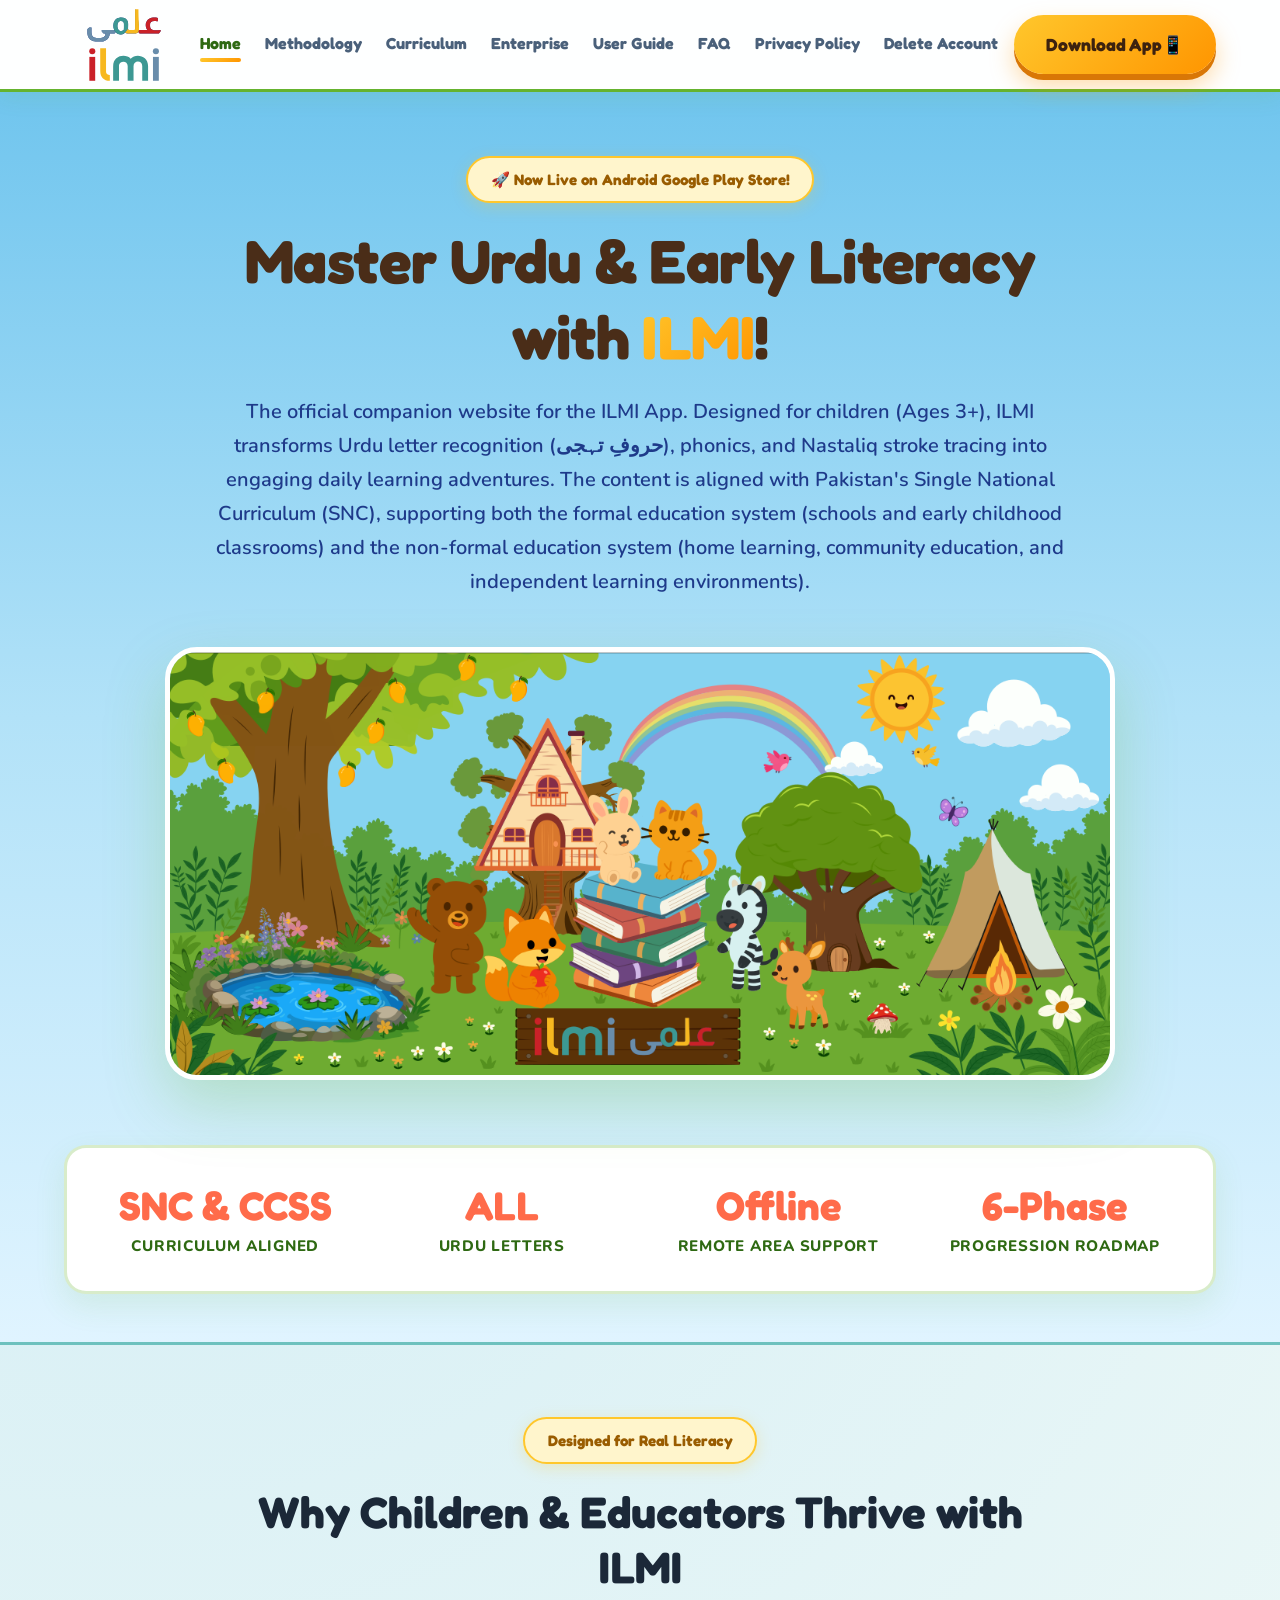
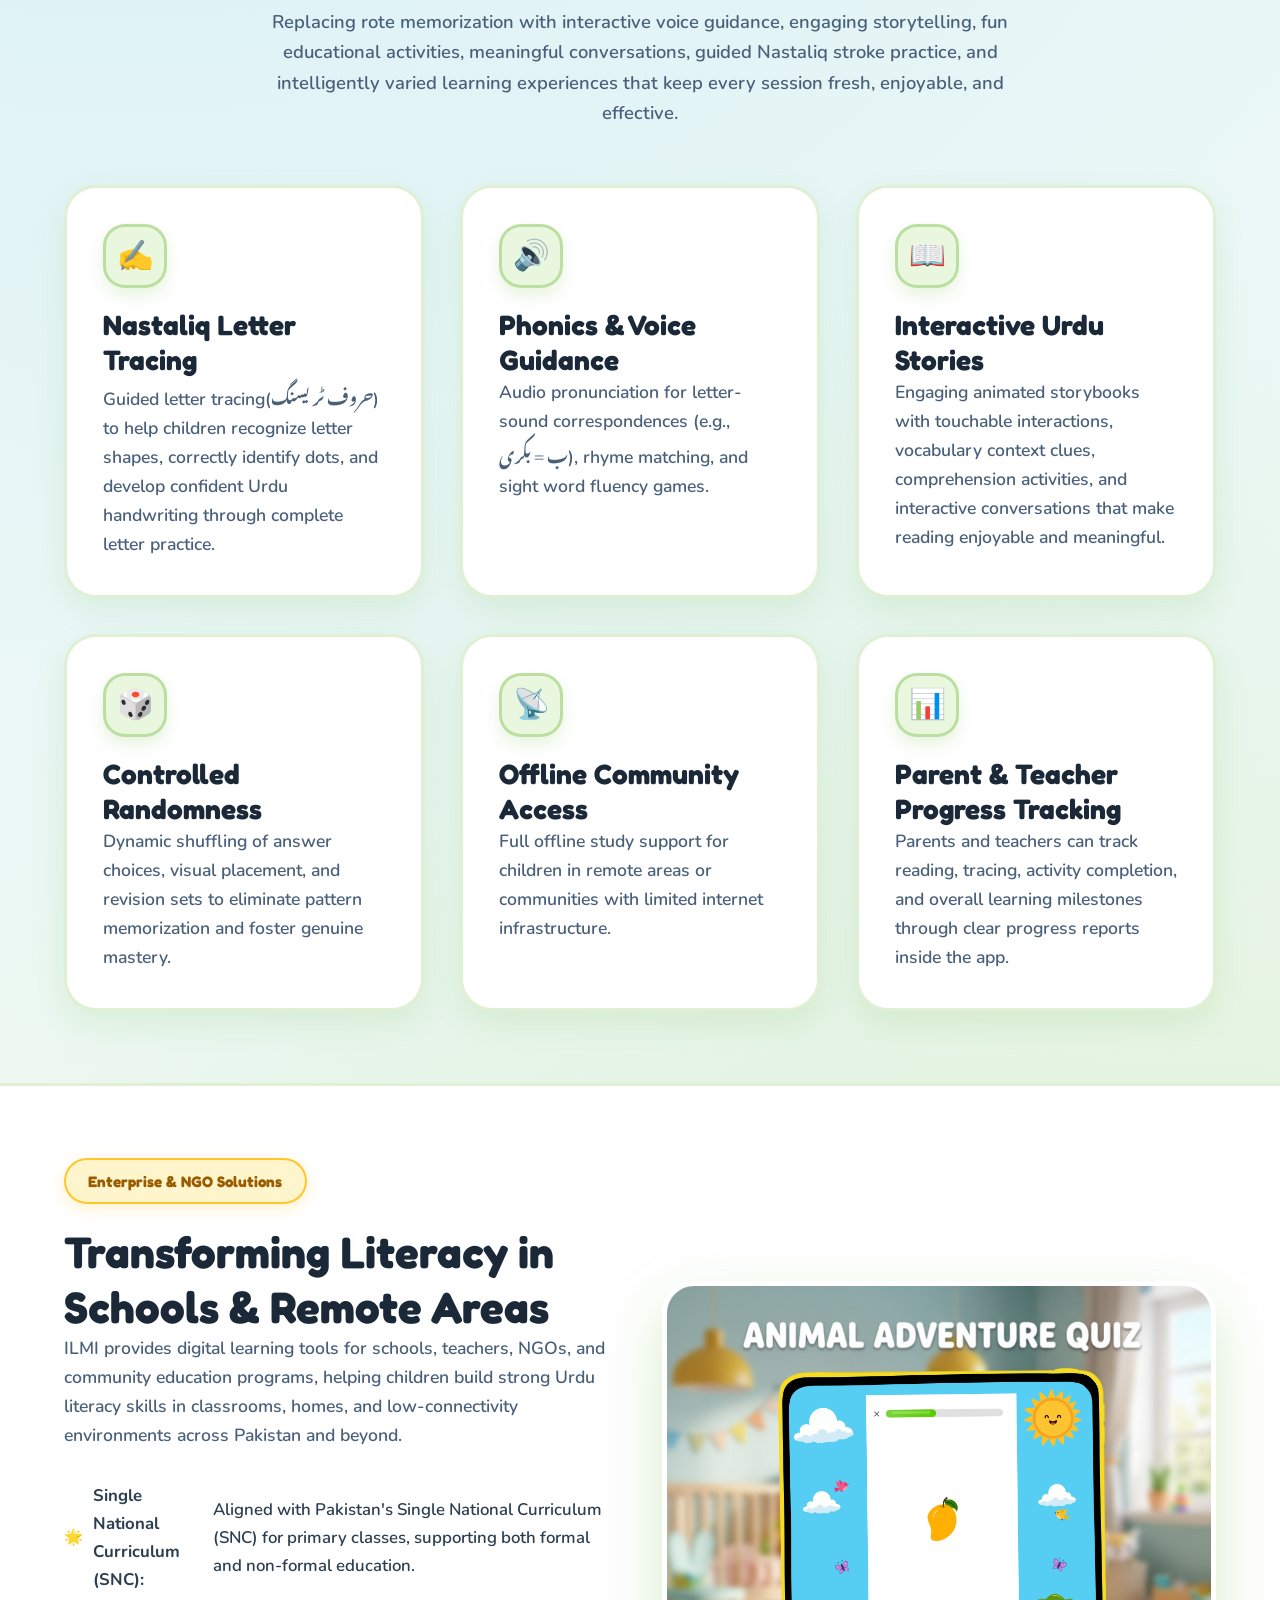
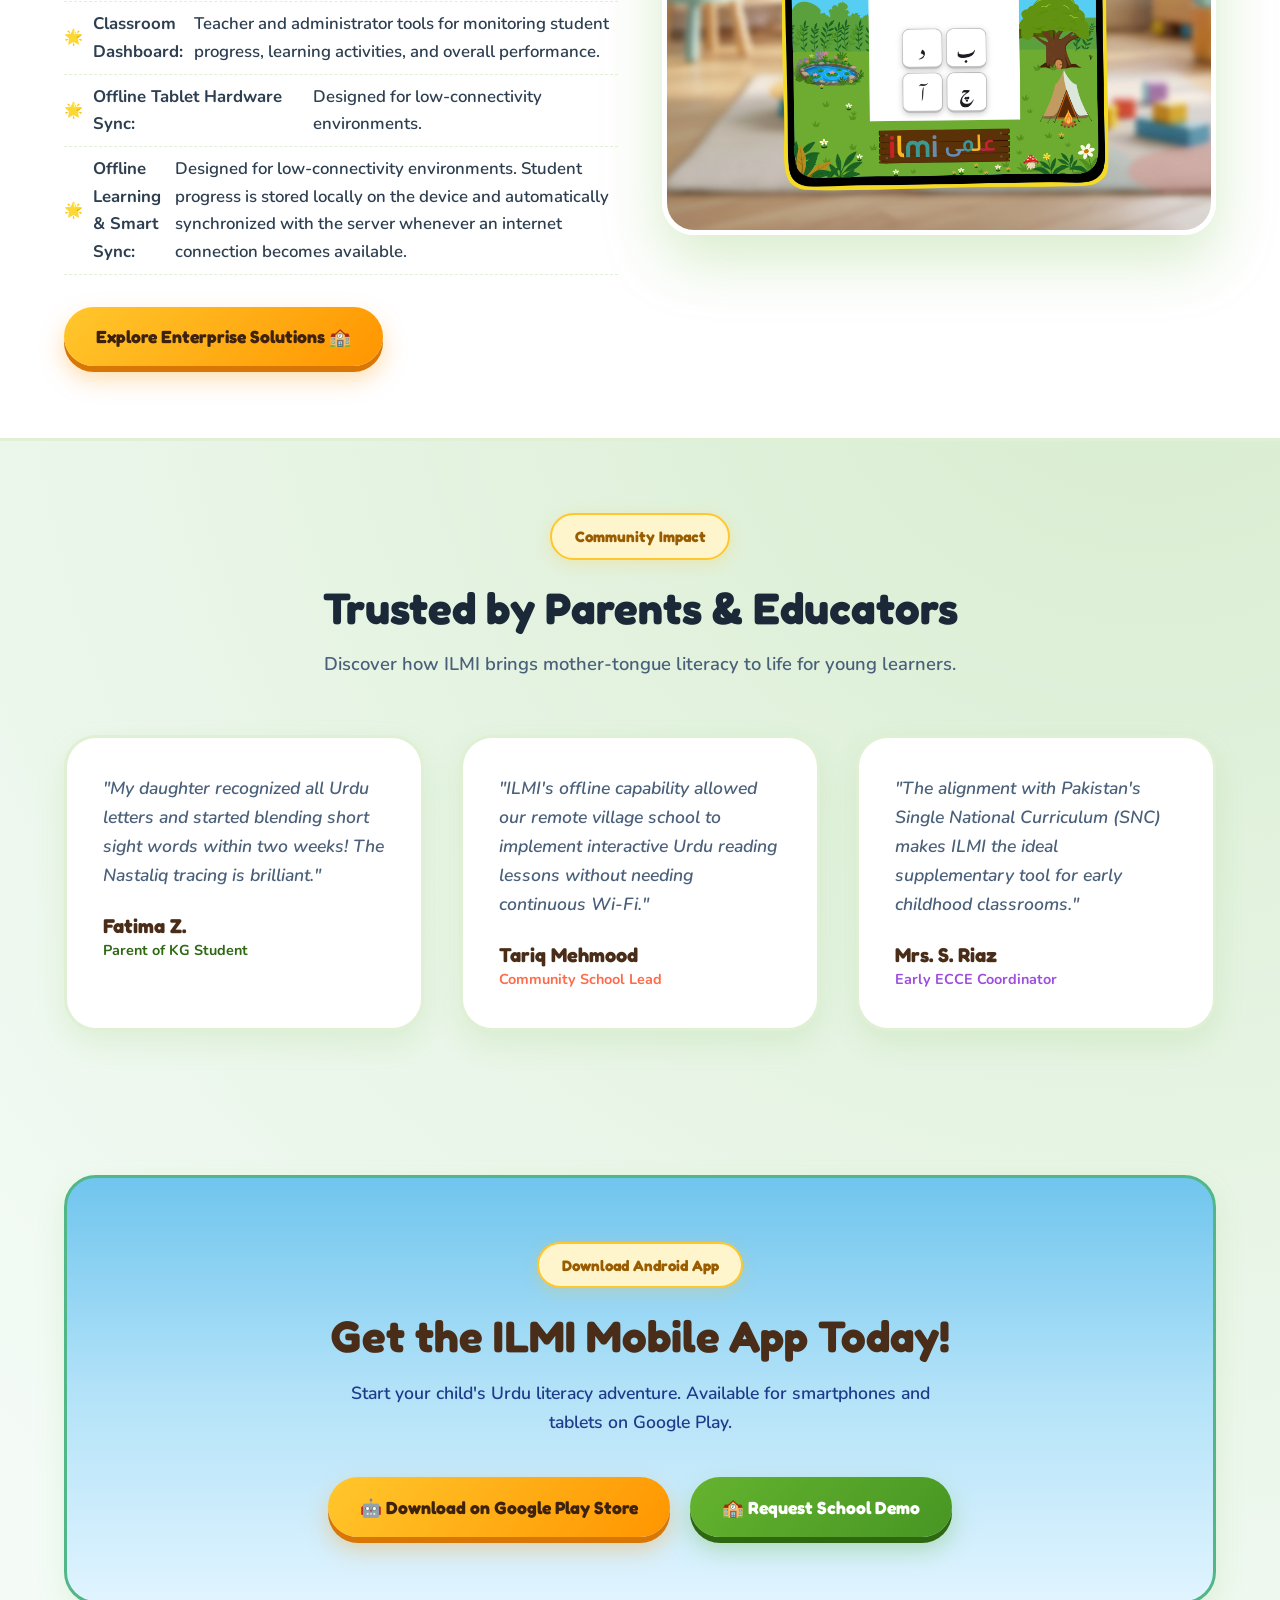
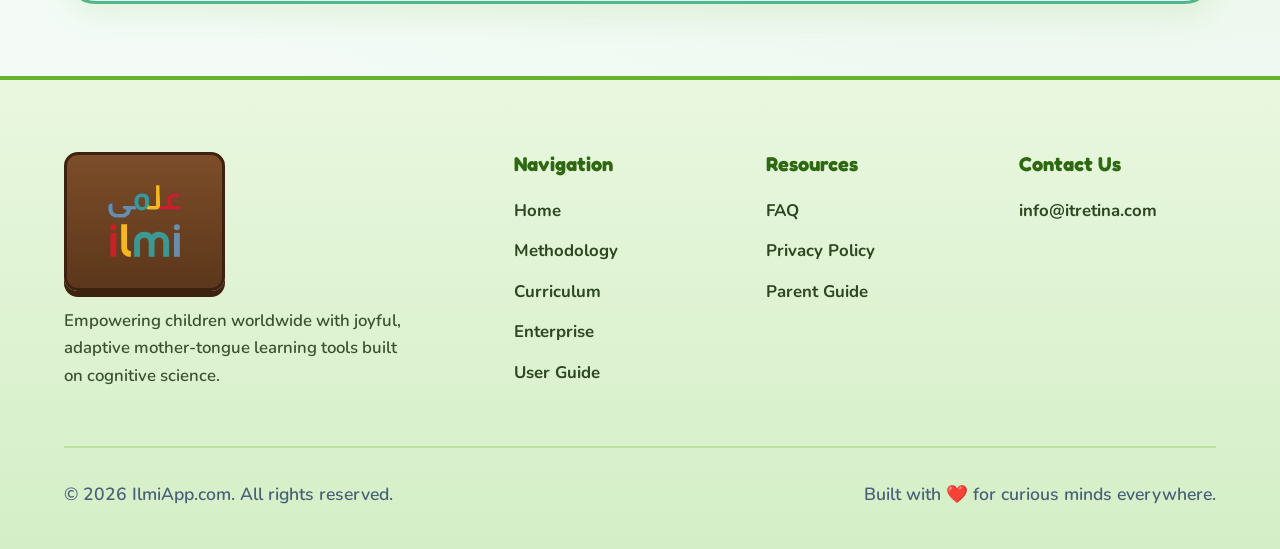
<file: index.html>
<!doctype html>
<html lang="en">
  <head>
    <meta charset="UTF-8" />
    <meta name="viewport" content="width=device-width, initial-scale=1.0" />
    <meta
      name="description"
      content="ILMI - Official Supplementary Website for the newly launched ILMI Android App. Interactive Urdu learning, phonics, Nastaliq tracing, and early literacy aligned with Single National Curriculum (SNC) & CCSS."
    />
    <title>
      ILMI | Interactive Urdu & Early Learning App for Kids (SNC Aligned)
    </title>

    <link rel="stylesheet" href="css/styles.css" />
    <link
      rel="icon"
      type="image/svg+xml"
      href="data:image/svg+xml,<svg xmlns='http://www.w3.org/2000/svg' viewBox='0 0 100 100'><text y='.9em' font-size='90'>🌳</text></svg>"
    />
  </head>
  <body>
    <!-- NAVIGATION HEADER -->
    <header class="header">
      <div class="container nav-container">
        <div class="logo-text-english">
          <img
            src="assets/ilmi_logo.svg"
            alt="ILMI Urdu Learning App Banner"
            class="logo-i2"
            width="120"
            height="120"
          />
        </div>
        <nav>
          <ul class="nav-links" id="navLinks">
            <li><a href="index.html" class="active">Home</a></li>
            <li><a href="methodology.html">Methodology</a></li>
            <li><a href="curriculum.html">Curriculum</a></li>
            <li><a href="enterprise.html">Enterprise</a></li>
            <li><a href="user-guide.html">User Guide</a></li>
            <li><a href="faq.html">FAQ</a></li>
            <li><a href="privacy-policy.html">Privacy Policy</a></li>
            <li><a href="delete-account.html">Delete Account</a></li>
            <li class="nav-mobile-cta">
              <a
                href="https://play.google.com/store/apps/details?id=com.itretina.ilmi"
                class="btn btn-primary"
                >Download App📱</a
              >
            </li>
          </ul>
        </nav>

        <div class="nav-actions">
          <a
            href="https://play.google.com/store/apps/details?id=com.itretina.ilmi"
            class="btn btn-primary nav-desktop-cta"
            >Download App📱</a
          >
          <button
            class="mobile-toggle"
            id="mobileToggle"
            aria-label="Toggle Navigation"
          >
            ☰
          </button>
        </div>
      </div>
    </header>

    <!-- HERO SECTION -->
    <section class="hero-section">
      <div class="container">
        <div class="hero-content">
          <div class="badge">
            <span>🚀 Now Live on Android Google Play Store!</span>
          </div>
          <h1 class="hero-title">
            Master Urdu & Early Literacy with
            <span class="text-gradient">ILMI</span>!
          </h1>
          <p class="hero-subtitle">
            The official companion website for the ILMI App. Designed for
            children (Ages 3+), ILMI transforms Urdu letter recognition (حروفِ
            تہجی), phonics, and Nastaliq stroke tracing into engaging daily
            learning adventures. The content is aligned with Pakistan's Single
            National Curriculum (SNC), supporting both the formal education
            system (schools and early childhood classrooms) and the non-formal
            education system (home learning, community education, and
            independent learning environments).
          </p>
        </div>

        <div class="hero-image-wrapper">
          <img
            src="assets/splash-screen.png"
            alt="ILMI Urdu Learning App Banner"
            class="hero-image"
            width="950"
            height="950"
          />
        </div>

        <!-- STATS BANNER -->
        <div class="stats-banner">
          <div class="stat-item">
            <h3>SNC & CCSS</h3>
            <p>Curriculum Aligned</p>
          </div>
          <div class="stat-item">
            <h3>ALL</h3>
            <p>Urdu Letters</p>
          </div>
          <div class="stat-item">
            <h3>Offline</h3>
            <p>Remote Area Support</p>
          </div>
          <div class="stat-item">
            <h3>6-Phase</h3>
            <p>Progression Roadmap</p>
          </div>
        </div>
      </div>
    </section>

    <!-- FEATURES SECTION -->
    <section class="section-padding">
      <div class="container">
        <div class="section-header">
          <div class="badge">Designed for Real Literacy</div>
          <h2>Why Children & Educators Thrive with ILMI</h2>
          <p>
            Replacing rote memorization with interactive voice guidance,
            engaging storytelling, fun educational activities, meaningful
            conversations, guided Nastaliq stroke practice, and intelligently
            varied learning experiences that keep every session fresh,
            enjoyable, and effective.
          </p>
        </div>

        <div class="grid-3">
          <div class="glass-card">
            <div class="feature-icon">✍️</div>
            <h3>Nastaliq Letter Tracing</h3>
            <p>
              Guided letter tracing(<span class="nastaliq-text"
                >حروف ٹریسنگ</span
              >) to help children recognize letter shapes, correctly identify
              dots, and develop confident Urdu handwriting through complete
              letter practice.
            </p>
          </div>

          <div class="glass-card">
            <div class="feature-icon">🔊</div>
            <h3>Phonics & Voice Guidance</h3>
            <p>
              Audio pronunciation for letter-sound correspondences (e.g.,
              <span class="nastaliq-text">ب = بکری</span>), rhyme matching, and
              sight word fluency games.
            </p>
          </div>

          <div class="glass-card">
            <div class="feature-icon">📖</div>
            <h3>Interactive Urdu Stories</h3>
            <p>
              Engaging animated storybooks with touchable interactions,
              vocabulary context clues, comprehension activities, and
              interactive conversations that make reading enjoyable and
              meaningful.
            </p>
          </div>

          <div class="glass-card">
            <div class="feature-icon">🎲</div>
            <h3>Controlled Randomness</h3>
            <p>
              Dynamic shuffling of answer choices, visual placement, and
              revision sets to eliminate pattern memorization and foster genuine
              mastery.
            </p>
          </div>

          <div class="glass-card">
            <div class="feature-icon">📡</div>
            <h3>Offline Community Access</h3>
            <p>
              Full offline study support for children in remote areas or
              communities with limited internet infrastructure.
            </p>
          </div>

          <div class="glass-card">
            <div class="feature-icon">📊</div>
            <h3>Parent & Teacher Progress Tracking</h3>
            <p>
              Parents and teachers can track reading, tracing, activity
              completion, and overall learning milestones through clear progress
              reports inside the app.
            </p>
          </div>
        </div>
      </div>
    </section>

    <!-- ENTERPRISE & SCHOOL PARTNERSHIP TEASER -->
    <section
      class="section-padding"
      style="
        background: #ffffff;
        border-top: 3px solid rgba(101, 179, 46, 0.2);
        border-bottom: 3px solid rgba(101, 179, 46, 0.2);
      "
    >
      <div class="container">
        <div class="grid-2">
          <div>
            <div class="badge">Enterprise & NGO Solutions</div>
            <h2>Transforming Literacy in Schools & Remote Areas</h2>
            <p style="margin-bottom: 1.5rem">
              ILMI provides digital learning tools for schools, teachers, NGOs,
              and community education programs, helping children build strong
              Urdu literacy skills in classrooms, homes, and low-connectivity
              environments across Pakistan and beyond.
            </p>
            <ul class="topic-list" style="margin-bottom: 2rem">
              <li>
                <strong>Single National Curriculum (SNC):</strong> Aligned with
                Pakistan's Single National Curriculum (SNC) for primary classes,
                supporting both formal and non-formal education.
              </li>
              <li>
                <strong>Classroom Dashboard:</strong> Teacher and administrator
                tools for monitoring student progress, learning activities, and
                overall performance.
              </li>
              <li>
                <strong>Offline Tablet Hardware Sync:</strong> Designed for
                low-connectivity environments.
              </li>
              <li>
                <strong>Offline Learning & Smart Sync:</strong> Designed for
                low-connectivity environments. Student progress is stored
                locally on the device and automatically synchronized with the
                server whenever an internet connection becomes available.
              </li>
            </ul>
            <a href="enterprise.html" class="btn btn-primary"
              >Explore Enterprise Solutions 🏫</a
            >
          </div>
          <div>
            <img
              src="assets/kids-app-interface.png"
              alt="ILMI Classroom Interface"
              class="hero-image"
              width="700"
              height="700"
            />
          </div>
        </div>
      </div>
    </section>

    <!-- TESTIMONIALS SECTION -->
    <section class="section-padding">
      <div class="container">
        <div class="section-header">
          <div class="badge">Community Impact</div>
          <h2>Trusted by Parents & Educators</h2>
          <p>
            Discover how ILMI brings mother-tongue literacy to life for young
            learners.
          </p>
        </div>

        <div class="grid-3">
          <div class="glass-card">
            <p style="font-style: italic; margin-bottom: 1.5rem">
              "My daughter recognized all Urdu letters and started blending
              short sight words within two weeks! The Nastaliq tracing is
              brilliant."
            </p>
            <h4 style="color: var(--wood-brown-dark)">Fatima Z.</h4>
            <p
              style="
                font-size: 0.9rem;
                color: var(--meadow-green-dark);
                font-weight: 700;
              "
            >
              Parent of KG Student
            </p>
          </div>

          <div class="glass-card">
            <p style="font-style: italic; margin-bottom: 1.5rem">
              "ILMI's offline capability allowed our remote village school to
              implement interactive Urdu reading lessons without needing
              continuous Wi-Fi."
            </p>
            <h4 style="color: var(--wood-brown-dark)">Tariq Mehmood</h4>
            <p
              style="
                font-size: 0.9rem;
                color: var(--fox-coral);
                font-weight: 700;
              "
            >
              Community School Lead
            </p>
          </div>

          <div class="glass-card">
            <p style="font-style: italic; margin-bottom: 1.5rem">
              "The alignment with Pakistan's Single National Curriculum (SNC)
              makes ILMI the ideal supplementary tool for early childhood
              classrooms."
            </p>
            <h4 style="color: var(--wood-brown-dark)">Mrs. S. Riaz</h4>
            <p
              style="
                font-size: 0.9rem;
                color: var(--book-purple);
                font-weight: 700;
              "
            >
              Early ECCE Coordinator
            </p>
          </div>
        </div>
      </div>
    </section>

    <!-- CTA DOWNLOAD BANNER -->
    <section id="download" class="section-padding">
      <div class="container">
        <div
          class="glass-card"
          style="
            text-align: center;
            padding: 4rem 2rem;
            background: var(--grad-sky);
            border: 3px solid #52b788;
          "
        >
          <div class="badge">Download Android App</div>
          <h2 style="margin-bottom: 1rem; color: var(--wood-brown-dark)">
            Get the ILMI Mobile App Today!
          </h2>
          <p
            style="max-width: 600px; margin: 0 auto 2.5rem auto; color: #1e3a8a"
          >
            Start your child's Urdu literacy adventure. Available for
            smartphones and tablets on Google Play.
          </p>
          <div class="hero-cta">
            <a
              href="https://play.google.com/store/apps/details?id=com.itretina.ilmi"
              class="btn btn-primary"
              >🤖 Download on Google Play Store</a
            >
            <a href="enterprise.html" class="btn btn-secondary"
              >🏫 Request School Demo</a
            >
          </div>
        </div>
      </div>
    </section>

    <!-- FOOTER -->
    <footer class="footer">
      <div class="container">
        <div class="footer-grid">
          <div class="footer-brand">
            <a href="index.html" class="logo-wood">
              <div class="logo-text-english">
                <img
                  src="assets/ilmi_logo.svg"
                  alt="ILMI Urdu Learning App Banner"
                  class="logo-i2"
                  width="120"
                  height="120"
                />
              </div>
            </a>
            <p>
              Empowering children worldwide with joyful, adaptive mother-tongue
              learning tools built on cognitive science.
            </p>
          </div>

          <div class="footer-col">
            <h4>Navigation</h4>
            <ul>
              <li><a href="index.html">Home</a></li>
              <li><a href="methodology.html">Methodology</a></li>
              <li><a href="curriculum.html">Curriculum</a></li>
              <li><a href="enterprise.html">Enterprise</a></li>
              <li><a href="user-guide.html">User Guide</a></li>
            </ul>
          </div>

          <div class="footer-col">
            <h4>Resources</h4>
            <ul>
              <li><a href="faq.html">FAQ</a></li>
              <li><a href="privacy-policy.html">Privacy Policy</a></li>
              <li><a href="user-guide.html#parent-guide">Parent Guide</a></li>
            </ul>
          </div>

          <div class="footer-col">
            <h4>Contact Us</h4>
            <ul>
              <li><a href="#">info@itretina.com</a></li>
            </ul>
          </div>
        </div>

        <div class="footer-bottom">
          <p>&copy; 2026 IlmiApp.com. All rights reserved.</p>
          <p>Built with ❤️ for curious minds everywhere.</p>
        </div>
      </div>
    </footer>

    <script src="js/main.js"></script>
  </body>
</html>
</file>
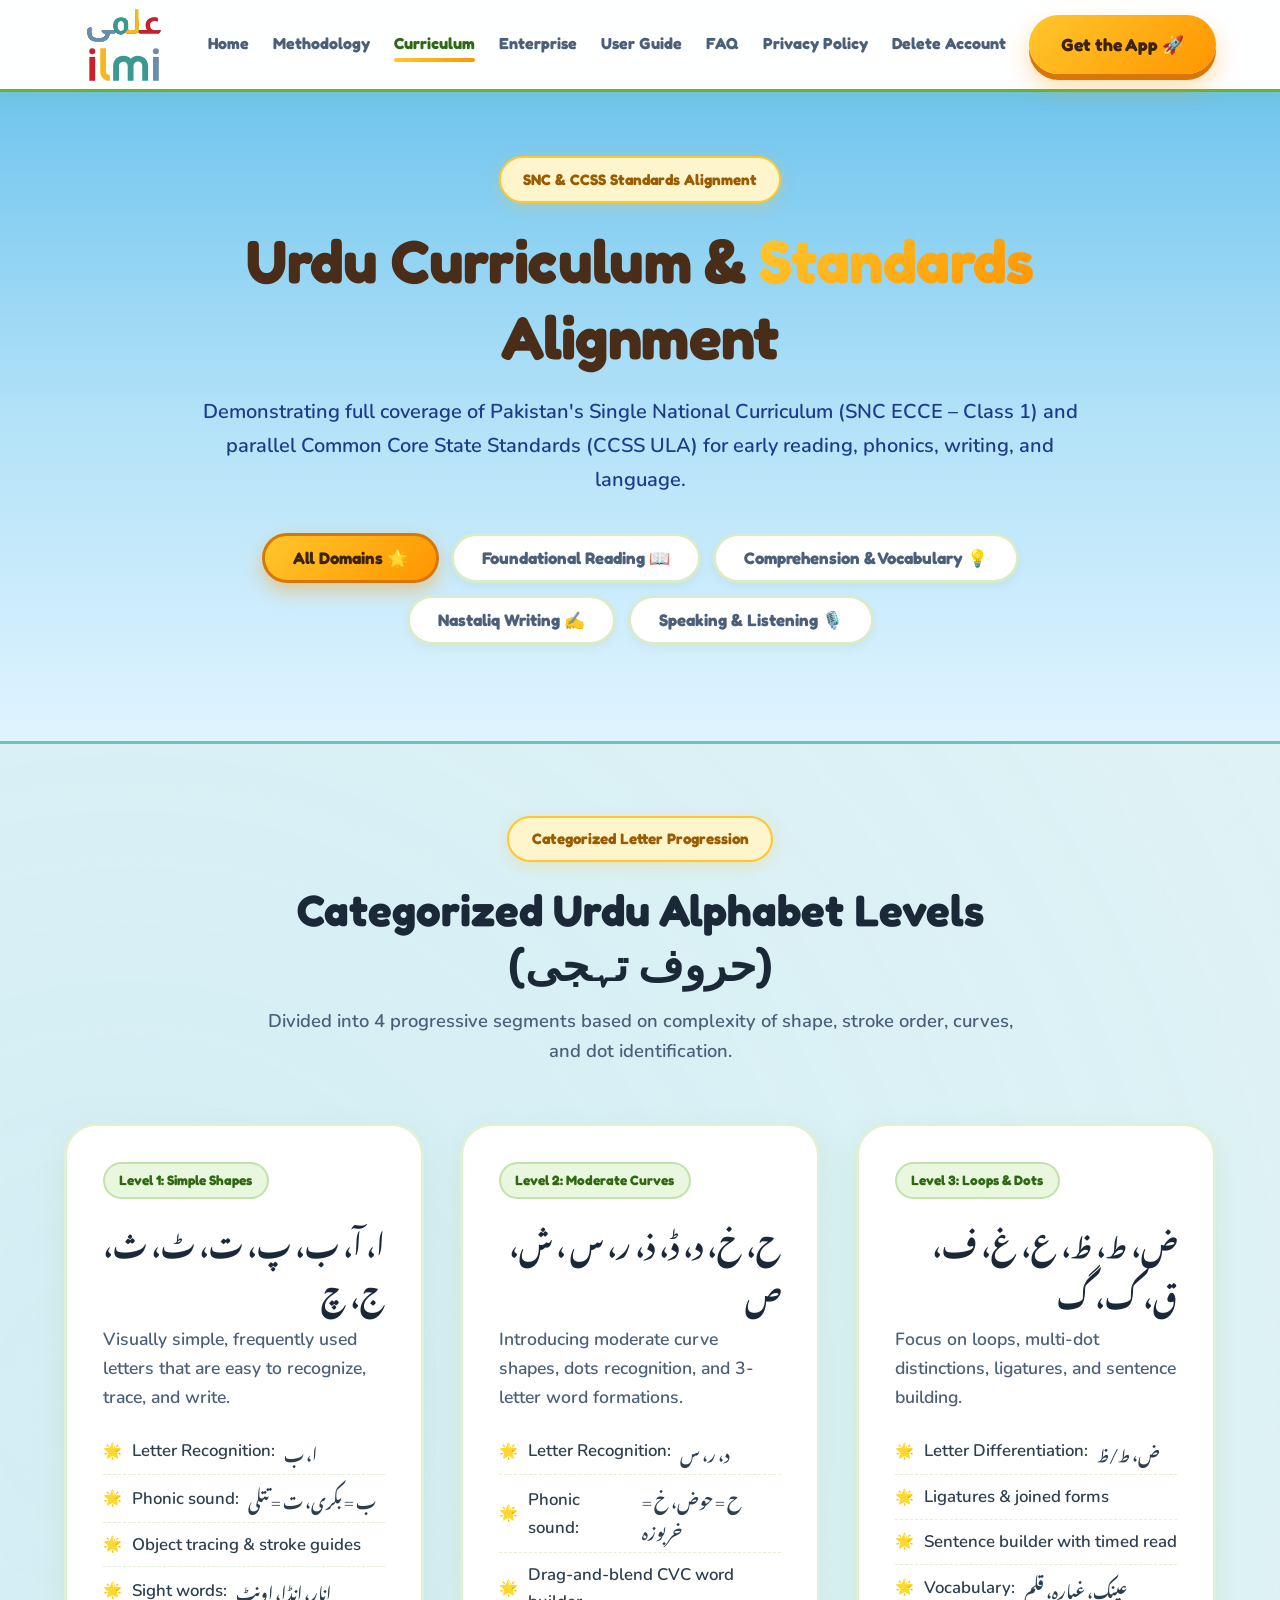
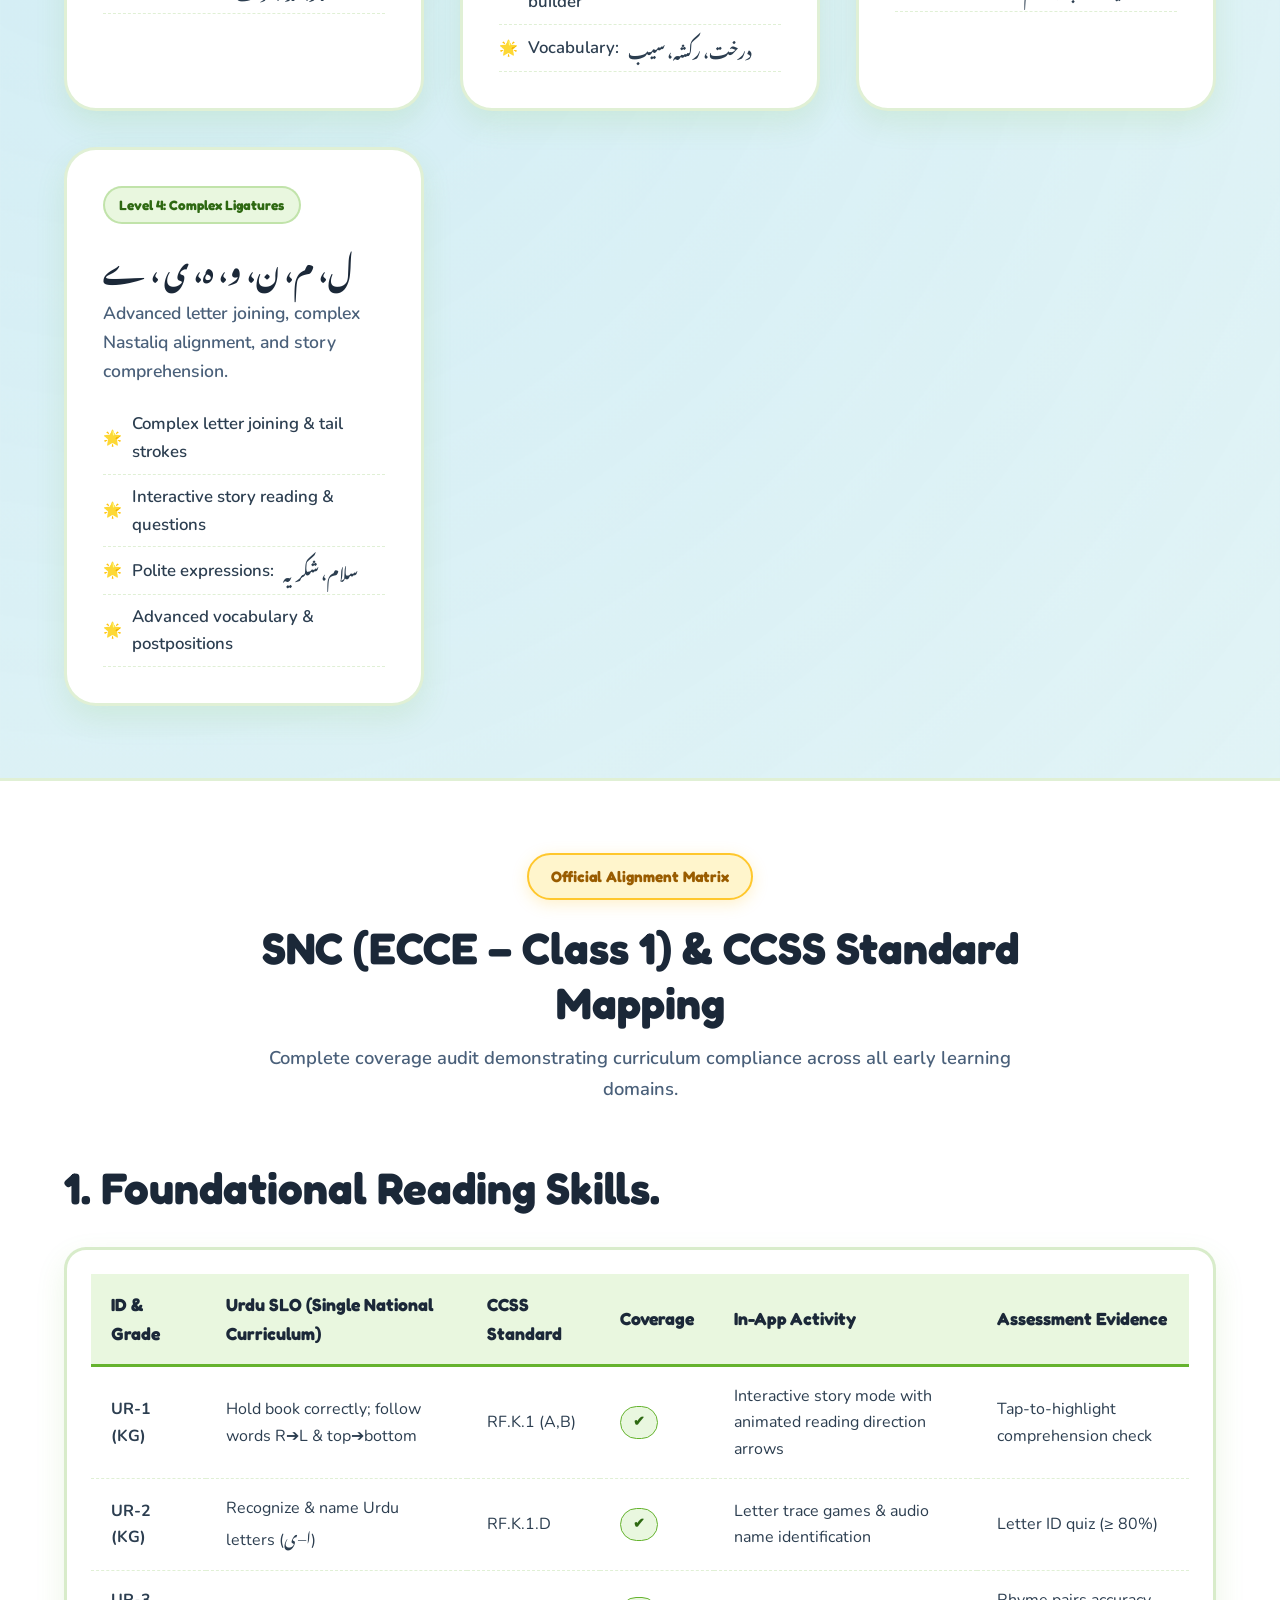
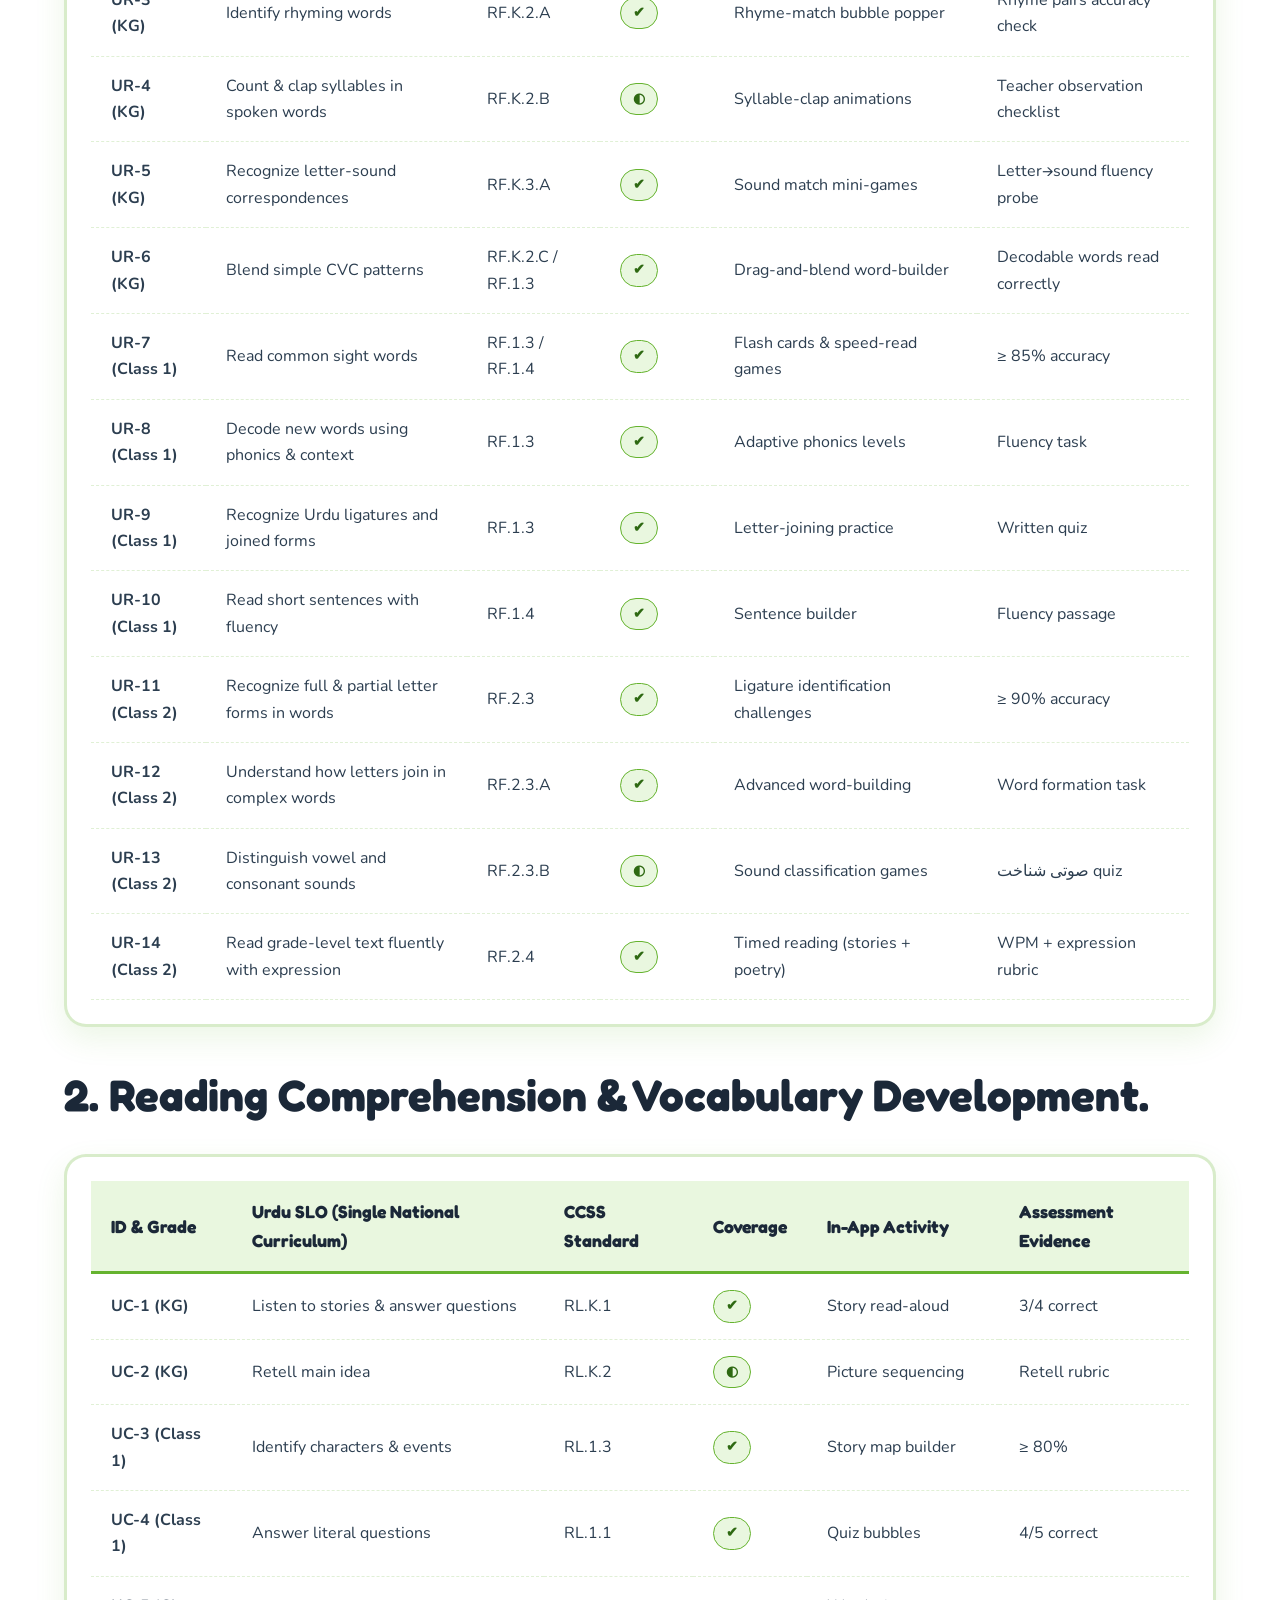
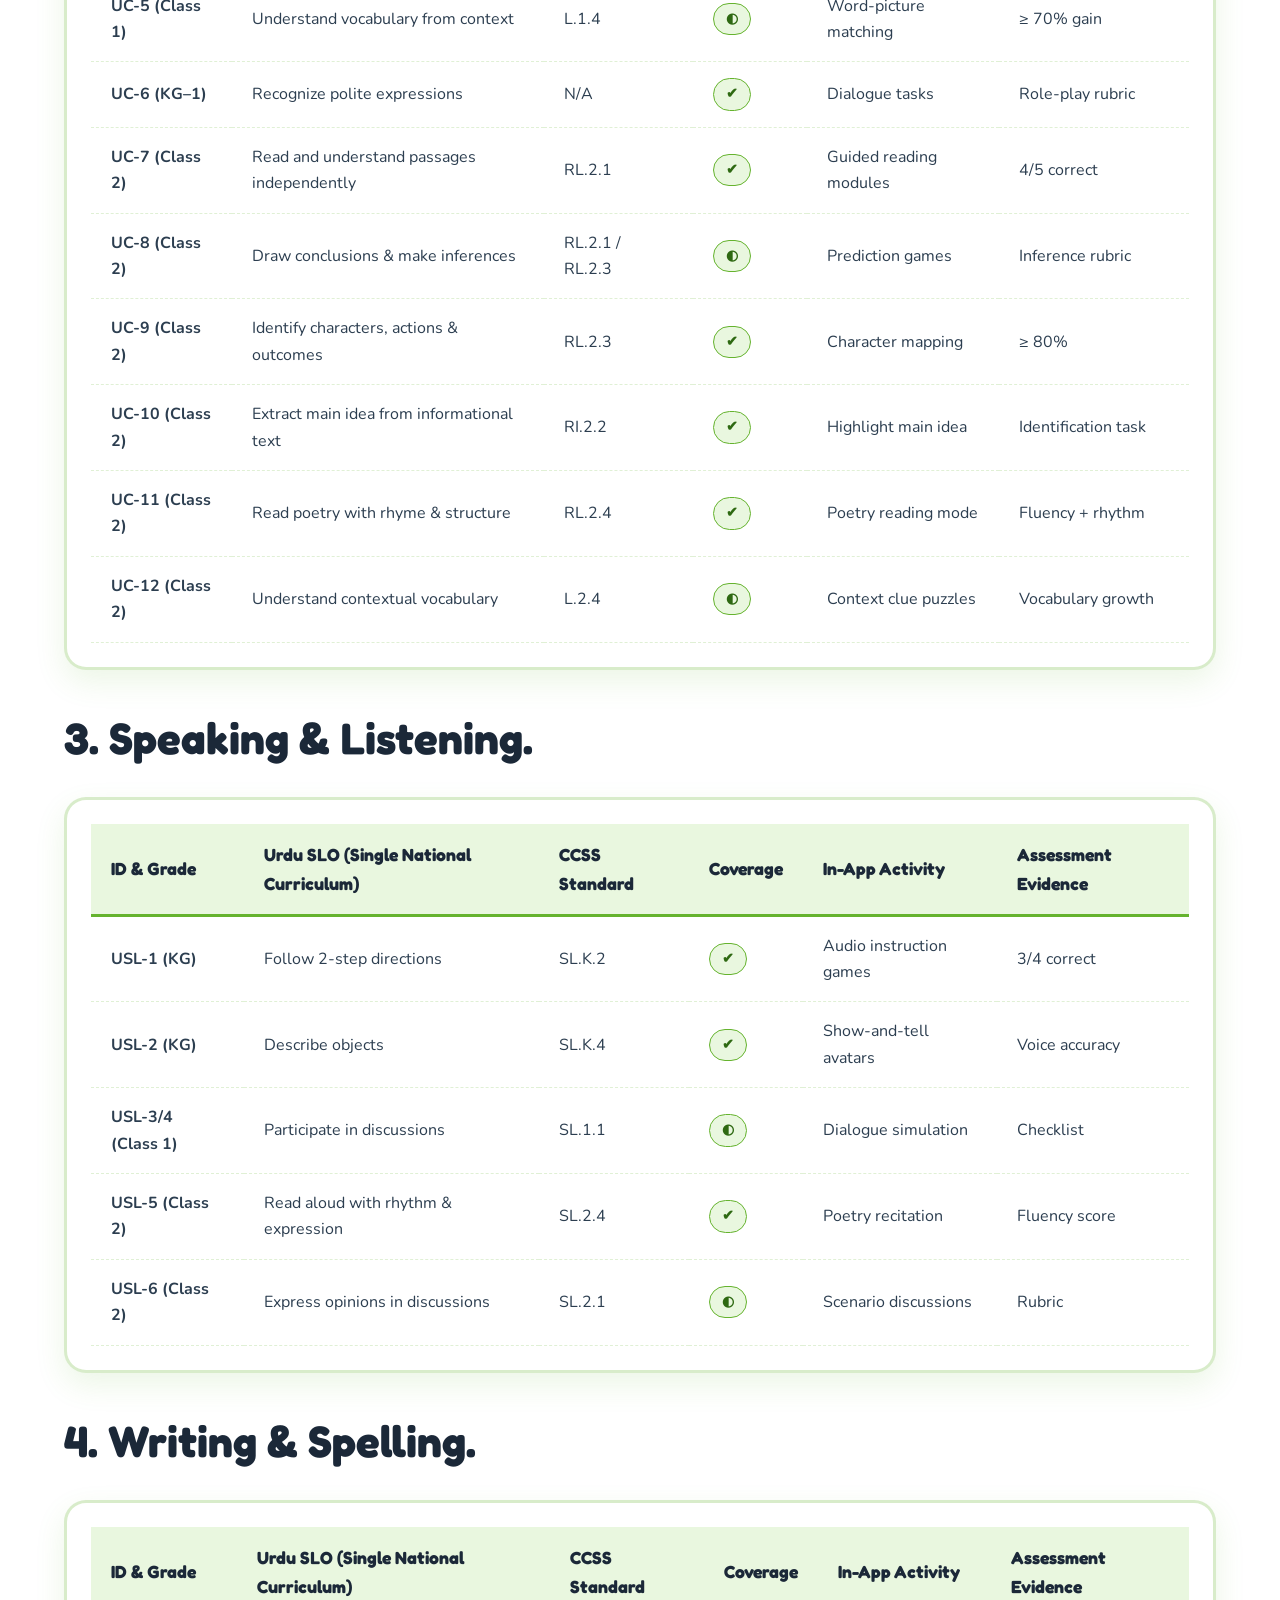
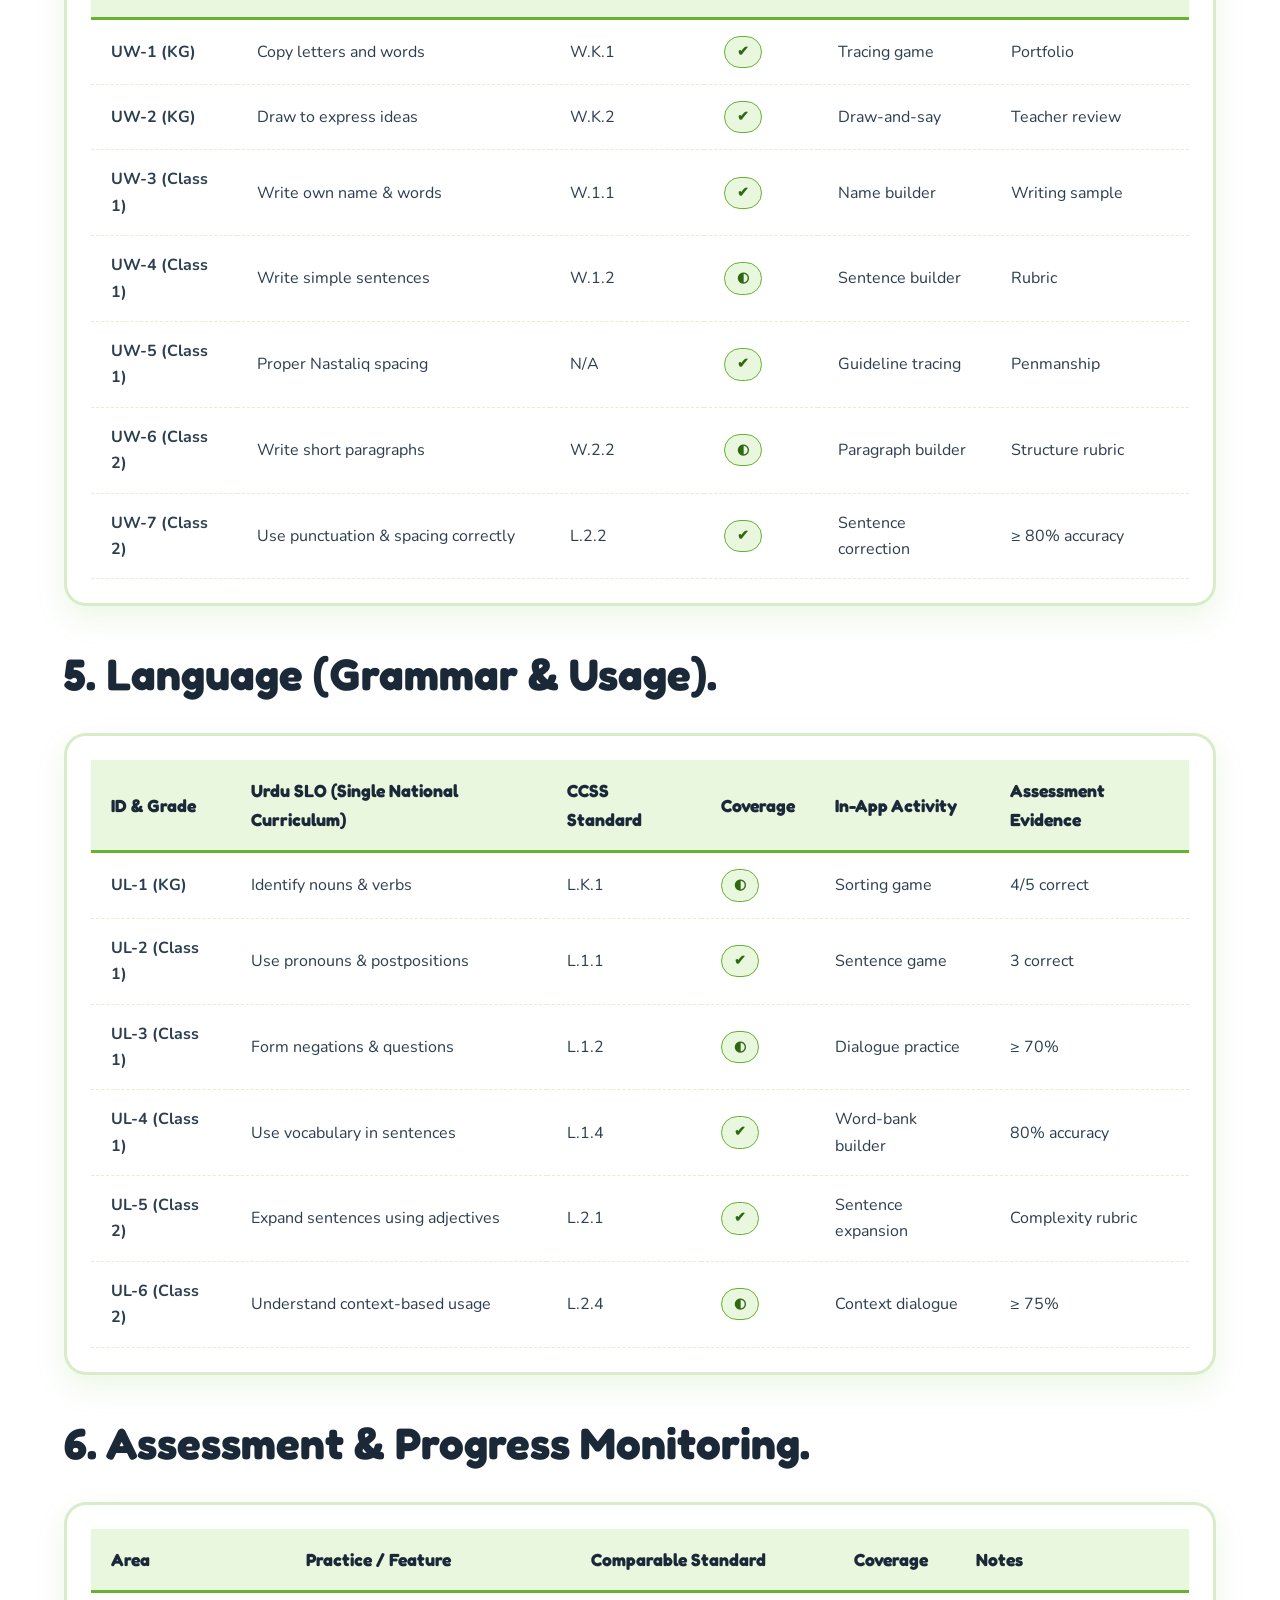
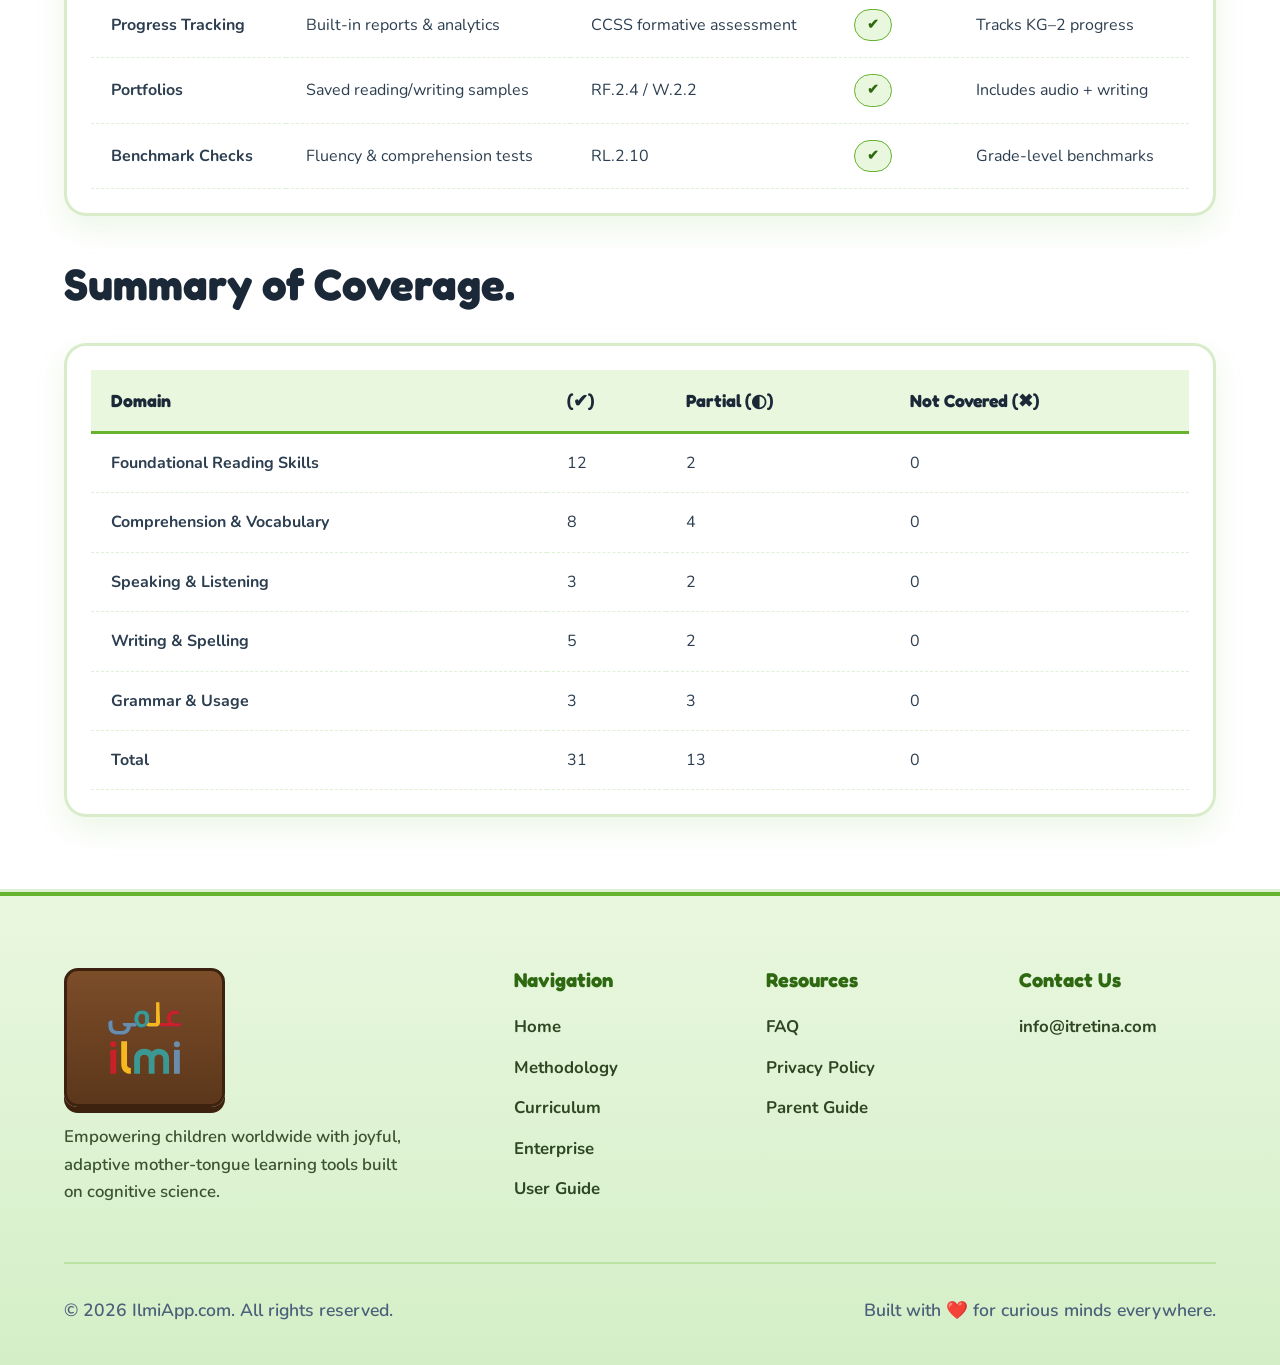
<file: curriculum.html>
<!doctype html>
<html lang="en">
  <head>
    <meta charset="UTF-8" />
    <meta name="viewport" content="width=device-width, initial-scale=1.0" />
    <meta
      name="description"
      content="ILMI Curriculum & Standards Alignment - Single National Curriculum (SNC ECCE to Class 1) and Common Core State Standards (CCSS ULA) alignment for Urdu foundational reading, phonics, Nastaliq writing, and grammar."
    />
    <title>Curriculum & Standards Alignment (SNC & CCSS) | ILMI</title>

    <link rel="stylesheet" href="css/styles.css" />
    <link
      rel="icon"
      type="image/svg+xml"
      href="data:image/svg+xml,<svg xmlns='http://www.w3.org/2000/svg' viewBox='0 0 100 100'><text y='.9em' font-size='90'>🌳</text></svg>"
    />
  </head>
  <body>
    <!-- NAVIGATION HEADER -->
    <header class="header">
      <div class="container nav-container">
        <div class="logo-text-english">
          <img
            src="assets/ilmi_logo.svg"
            alt="ILMI Urdu Learning App Banner"
            class="logo-i2"
            width="120"
            height="120"
          />
        </div>

        <nav>
          <ul class="nav-links" id="navLinks">
            <li><a href="index.html">Home</a></li>
            <li><a href="methodology.html">Methodology</a></li>
            <li><a href="curriculum.html" class="active">Curriculum</a></li>
            <li><a href="enterprise.html">Enterprise</a></li>
            <li><a href="user-guide.html">User Guide</a></li>
            <li><a href="faq.html">FAQ</a></li>
            <li><a href="privacy-policy.html">Privacy Policy</a></li>
            <li><a href="delete-account.html">Delete Account</a></li>
            <li class="nav-mobile-cta">
              <a href="index.html#download" class="btn btn-primary"
                >Get the App 🚀</a
              >
            </li>
          </ul>
        </nav>

        <div class="nav-actions">
          <a href="index.html#download" class="btn btn-primary nav-desktop-cta"
            >Get the App 🚀</a
          >
          <button
            class="mobile-toggle"
            id="mobileToggle"
            aria-label="Toggle Navigation"
          >
            ☰
          </button>
        </div>
      </div>
    </header>

    <!-- HERO SECTION -->
    <section class="hero-section">
      <div class="container">
        <div class="hero-content">
          <div class="badge">SNC & CCSS Standards Alignment</div>
          <h1 class="hero-title">
            Urdu Curriculum &
            <span class="text-gradient">Standards</span> Alignment
          </h1>
          <p class="hero-subtitle">
            Demonstrating full coverage of Pakistan's Single National Curriculum
            (SNC ECCE – Class 1) and parallel Common Core State Standards (CCSS
            ULA) for early reading, phonics, writing, and language.
          </p>

          <!-- FILTER TABS -->
          <div class="filter-tabs">
            <button class="tab-btn active" data-filter="all">
              All Domains 🌟
            </button>
            <button class="tab-btn" data-filter="reading">
              Foundational Reading 📖
            </button>
            <button class="tab-btn" data-filter="comprehension">
              Comprehension & Vocabulary 💡
            </button>
            <button class="tab-btn" data-filter="writing">
              Nastaliq Writing ✍️
            </button>
            <button class="tab-btn" data-filter="speaking">
              Speaking & Listening 🎙️
            </button>
          </div>
        </div>
      </div>
    </section>

    <!-- URDU ALPHABET PROGRESSION LEVELS (Doc 3) -->
    <section class="section-padding" style="padding-top: 1">
      <div class="container">
        <div class="section-header">
          <div class="badge">Categorized Letter Progression</div>
          <h2>Categorized Urdu Alphabet Levels (حروف تہجی)</h2>
          <p>
            Divided into 4 progressive segments based on complexity of shape,
            stroke order, curves, and dot identification.
          </p>
        </div>

        <div class="grid-3">
          <!-- LEVEL 1 -->
          <div
            class="glass-card curriculum-card"
            data-category="reading writing"
          >
            <div class="subject-badge">Level 1: Simple Shapes</div>
            <h3 class="nastaliq-text">ا، آ، ب، پ، ت، ٹ، ث، ج، چ</h3>
            <p style="margin-top: 0.5rem">
              Visually simple, frequently used letters that are easy to
              recognize, trace, and write.
            </p>
            <ul class="topic-list">
              <li>
                Letter Recognition: <span class="nastaliq-text">ا، ب</span>
              </li>
              <li>
                Phonic sound:
                <span class="nastaliq-text">ب = بکری، ت = تتلی</span>
              </li>
              <li>Object tracing & stroke guides</li>
              <li>
                Sight words: <span class="nastaliq-text">انار، انڈا، اونٹ</span>
              </li>
            </ul>
          </div>

          <!-- LEVEL 2 -->
          <div
            class="glass-card curriculum-card"
            data-category="reading writing"
          >
            <div class="subject-badge">Level 2: Moderate Curves</div>
            <h3 class="nastaliq-text">ح، خ، د، ڈ، ذ، ر، س ، ش، ص</h3>
            <p style="margin-top: 0.5rem">
              Introducing moderate curve shapes, dots recognition, and 3-letter
              word formations.
            </p>
            <ul class="topic-list">
              <li>
                Letter Recognition: <span class="nastaliq-text">د، ر، س</span>
              </li>
              <li>
                Phonic sound:
                <span class="nastaliq-text">ح = حوض، خ = خربوزہ</span>
              </li>
              <li>Drag-and-blend CVC word builder</li>
              <li>
                Vocabulary: <span class="nastaliq-text">درخت، رکشہ، سیب</span>
              </li>
            </ul>
          </div>

          <!-- LEVEL 3 -->
          <div
            class="glass-card curriculum-card"
            data-category="reading writing"
          >
            <div class="subject-badge">Level 3: Loops & Dots</div>
            <h3 class="nastaliq-text">ض، ط، ظ، ع، غ، ف، ق، ک، گ</h3>
            <p style="margin-top: 0.5rem">
              Focus on loops, multi-dot distinctions, ligatures, and sentence
              building.
            </p>
            <ul class="topic-list">
              <li>
                Letter Differentiation:
                <span class="nastaliq-text">ض، ط/ظ</span>
              </li>
              <li>Ligatures & joined forms</li>
              <li>Sentence builder with timed read</li>
              <li>
                Vocabulary: <span class="nastaliq-text">عینک، غبارہ، قلم</span>
              </li>
            </ul>
          </div>

          <!-- LEVEL 4 -->
          <div
            class="glass-card curriculum-card"
            data-category="reading writing"
          >
            <div class="subject-badge">Level 4: Complex Ligatures</div>
            <h3 class="nastaliq-text">ل، م، ن، و، ہ، ی ، ے</h3>
            <p style="margin-top: 0.5rem">
              Advanced letter joining, complex Nastaliq alignment, and story
              comprehension.
            </p>
            <ul class="topic-list">
              <li>Complex letter joining & tail strokes</li>
              <li>Interactive story reading & questions</li>
              <li>
                Polite expressions:
                <span class="nastaliq-text">سلام، شکریہ</span>
              </li>
              <li>Advanced vocabulary & postpositions</li>
            </ul>
          </div>
        </div>
      </div>
    </section>

    <!-- STANDARDS ALIGNMENT MATRIX TABLE (Doc 2) -->
    <section
      class="section-padding"
      style="
        background: #ffffff;
        border-top: 3px solid rgba(101, 179, 46, 0.2);
        border-bottom: 3px solid rgba(101, 179, 46, 0.2);
      "
    >
      <div class="container">
        <div class="section-header">
          <div class="badge">Official Alignment Matrix</div>
          <h2>SNC (ECCE – Class 1) & CCSS Standard Mapping</h2>
          <p>
            Complete coverage audit demonstrating curriculum compliance across
            all early learning domains.
          </p>
        </div>
        <div>
          <h2>1. Foundational Reading Skills.</h2>
        </div>

        <div class="standards-table-wrapper">
          <table class="standards-table">
            <thead>
              <tr>
                <th>ID & Grade</th>
                <th>Urdu SLO (Single National Curriculum)</th>
                <th>CCSS Standard</th>
                <th>Coverage</th>
                <th>In-App Activity</th>
                <th>Assessment Evidence</th>
              </tr>
            </thead>
            <tbody>
              <tr>
                <td><strong>UR-1 (KG)</strong></td>
                <td>Hold book correctly; follow words R➔L & top➔bottom</td>
                <td>RF.K.1 (A,B)</td>
                <td>
                  <span class="coverage-badge coverage-full">✔ </span>
                </td>
                <td>
                  Interactive story mode with animated reading direction arrows
                </td>
                <td>Tap-to-highlight comprehension check</td>
              </tr>
              <tr>
                <td><strong>UR-2 (KG)</strong></td>
                <td>
                  Recognize & name Urdu letters (<span class="nastaliq-text"
                    >ا–ی</span
                  >)
                </td>
                <td>RF.K.1.D</td>
                <td>
                  <span class="coverage-badge coverage-full">✔ </span>
                </td>
                <td>Letter trace games & audio name identification</td>
                <td>Letter ID quiz (≥ 80%)</td>
              </tr>
              <tr>
                <td><strong>UR-3 (KG)</strong></td>
                <td>Identify rhyming words</td>
                <td>RF.K.2.A</td>
                <td>
                  <span class="coverage-badge coverage-full">✔ </span>
                </td>
                <td>Rhyme-match bubble popper</td>
                <td>Rhyme pairs accuracy check</td>
              </tr>
              <tr>
                <td><strong>UR-4 (KG)</strong></td>
                <td>Count & clap syllables in spoken words</td>
                <td>RF.K.2.B</td>
                <td>
                  <span class="coverage-badge coverage-full">◐ </span>
                </td>
                <td>Syllable-clap animations</td>
                <td>Teacher observation checklist</td>
              </tr>
              <tr>
                <td><strong>UR-5 (KG)</strong></td>
                <td>Recognize letter-sound correspondences</td>
                <td>RF.K.3.A</td>
                <td>
                  <span class="coverage-badge coverage-full">✔ </span>
                </td>
                <td>Sound match mini-games</td>
                <td>Letter→sound fluency probe</td>
              </tr>
              <tr>
                <td><strong>UR-6 (KG)</strong></td>
                <td>Blend simple CVC patterns</td>
                <td>RF.K.2.C / RF.1.3</td>
                <td>
                  <span class="coverage-badge coverage-full">✔ </span>
                </td>
                <td>Drag-and-blend word-builder</td>
                <td>Decodable words read correctly</td>
              </tr>
              <tr>
                <td><strong>UR-7 (Class 1)</strong></td>
                <td>Read common sight words</td>
                <td>RF.1.3 / RF.1.4</td>
                <td>
                  <span class="coverage-badge coverage-full">✔ </span>
                </td>
                <td>Flash cards & speed-read games</td>
                <td>≥ 85% accuracy</td>
              </tr>
              <tr>
                <td><strong>UR-8 (Class 1)</strong></td>
                <td>Decode new words using phonics & context</td>
                <td>RF.1.3</td>
                <td>
                  <span class="coverage-badge coverage-full">✔ </span>
                </td>
                <td>Adaptive phonics levels</td>
                <td>Fluency task</td>
              </tr>
              <tr>
                <td><strong>UR-9 (Class 1)</strong></td>
                <td>Recognize Urdu ligatures and joined forms</td>
                <td>RF.1.3</td>
                <td>
                  <span class="coverage-badge coverage-full">✔ </span>
                </td>
                <td>Letter-joining practice</td>
                <td>Written quiz</td>
              </tr>
              <tr>
                <td><strong>UR-10 (Class 1)</strong></td>
                <td>Read short sentences with fluency</td>
                <td>RF.1.4</td>
                <td>
                  <span class="coverage-badge coverage-full">✔ </span>
                </td>
                <td>Sentence builder</td>
                <td>Fluency passage</td>
              </tr>
              <tr>
                <td><strong>UR-11 (Class 2)</strong></td>
                <td>Recognize full & partial letter forms in words</td>
                <td>RF.2.3</td>
                <td>
                  <span class="coverage-badge coverage-full">✔ </span>
                </td>
                <td>Ligature identification challenges</td>
                <td>≥ 90% accuracy</td>
              </tr>
              <tr>
                <td><strong>UR-12 (Class 2)</strong></td>
                <td>Understand how letters join in complex words</td>
                <td>RF.2.3.A</td>
                <td>
                  <span class="coverage-badge coverage-full">✔ </span>
                </td>
                <td>Advanced word-building</td>
                <td>Word formation task</td>
              </tr>
              <tr>
                <td><strong>UR-13 (Class 2)</strong></td>
                <td>Distinguish vowel and consonant sounds</td>
                <td>RF.2.3.B</td>
                <td>
                  <span class="coverage-badge coverage-full">◐ </span>
                </td>
                <td>Sound classification games</td>
                <td>صوتی شناخت quiz</td>
              </tr>
              <tr>
                <td><strong>UR-14 (Class 2)</strong></td>
                <td>Read grade-level text fluently with expression</td>
                <td>RF.2.4</td>
                <td>
                  <span class="coverage-badge coverage-full">✔ </span>
                </td>
                <td>Timed reading (stories + poetry)</td>
                <td>WPM + expression rubric</td>
              </tr>
            </tbody>
          </table>
        </div>

        <div>
          <h2 style="padding-top: 40px">
            2. Reading Comprehension & Vocabulary Development.
          </h2>
        </div>

        <div class="standards-table-wrapper">
          <table class="standards-table">
            <thead>
              <tr>
                <th>ID & Grade</th>
                <th>Urdu SLO (Single National Curriculum)</th>
                <th>CCSS Standard</th>
                <th>Coverage</th>
                <th>In-App Activity</th>
                <th>Assessment Evidence</th>
              </tr>
            </thead>
            <tbody>
              <tr>
                <td><strong>UC-1 (KG)</strong></td>
                <td>Listen to stories & answer questions</td>
                <td>RL.K.1</td>
                <td>
                  <span class="coverage-badge coverage-full">✔ </span>
                </td>
                <td>Story read-aloud</td>
                <td>3/4 correct</td>
              </tr>
              <tr>
                <td><strong>UC-2 (KG)</strong></td>
                <td>Retell main idea</td>
                <td>RL.K.2</td>
                <td>
                  <span class="coverage-badge coverage-full">◐ </span>
                </td>
                <td>Picture sequencing</td>
                <td>Retell rubric</td>
              </tr>
              <tr>
                <td><strong>UC-3 (Class 1)</strong></td>
                <td>Identify characters & events</td>
                <td>RL.1.3</td>
                <td>
                  <span class="coverage-badge coverage-full">✔ </span>
                </td>
                <td>Story map builder</td>
                <td>≥ 80%</td>
              </tr>
              <tr>
                <td><strong>UC-4 (Class 1)</strong></td>
                <td>Answer literal questions</td>
                <td>RL.1.1</td>
                <td>
                  <span class="coverage-badge coverage-full">✔ </span>
                </td>
                <td>Quiz bubbles</td>
                <td>4/5 correct</td>
              </tr>
              <tr>
                <td><strong>UC-5 (Class 1)</strong></td>
                <td>Understand vocabulary from context</td>
                <td>L.1.4</td>
                <td>
                  <span class="coverage-badge coverage-full">◐ </span>
                </td>
                <td>Word-picture matching</td>
                <td>≥ 70% gain</td>
              </tr>
              <tr>
                <td><strong>UC-6 (KG–1)</strong></td>
                <td>Recognize polite expressions</td>
                <td>N/A</td>
                <td>
                  <span class="coverage-badge coverage-full">✔ </span>
                </td>
                <td>Dialogue tasks</td>
                <td>Role-play rubric</td>
              </tr>
              <tr>
                <td><strong>UC-7 (Class 2)</strong></td>
                <td>Read and understand passages independently</td>
                <td>RL.2.1</td>
                <td>
                  <span class="coverage-badge coverage-full">✔ </span>
                </td>
                <td>Guided reading modules</td>
                <td>4/5 correct</td>
              </tr>
              <tr>
                <td><strong>UC-8 (Class 2)</strong></td>
                <td>Draw conclusions & make inferences</td>
                <td>RL.2.1 / RL.2.3</td>
                <td>
                  <span class="coverage-badge coverage-full">◐ </span>
                </td>
                <td>Prediction games</td>
                <td>Inference rubric</td>
              </tr>
              <tr>
                <td><strong>UC-9 (Class 2)</strong></td>
                <td>Identify characters, actions & outcomes</td>
                <td>RL.2.3</td>
                <td>
                  <span class="coverage-badge coverage-full">✔ </span>
                </td>
                <td>Character mapping</td>
                <td>≥ 80%</td>
              </tr>
              <tr>
                <td><strong>UC-10 (Class 2)</strong></td>
                <td>Extract main idea from informational text</td>
                <td>RI.2.2</td>
                <td>
                  <span class="coverage-badge coverage-full">✔ </span>
                </td>
                <td>Highlight main idea</td>
                <td>Identification task</td>
              </tr>
              <tr>
                <td><strong>UC-11 (Class 2)</strong></td>
                <td>Read poetry with rhyme & structure</td>
                <td>RL.2.4</td>
                <td>
                  <span class="coverage-badge coverage-full">✔ </span>
                </td>
                <td>Poetry reading mode</td>
                <td>Fluency + rhythm</td>
              </tr>
              <tr>
                <td><strong>UC-12 (Class 2)</strong></td>
                <td>Understand contextual vocabulary</td>
                <td>L.2.4</td>
                <td>
                  <span class="coverage-badge coverage-full">◐ </span>
                </td>
                <td>Context clue puzzles</td>
                <td>Vocabulary growth</td>
              </tr>
            </tbody>
          </table>
        </div>

        <div>
          <h2 style="padding-top: 40px">3. Speaking & Listening.</h2>
        </div>

        <div class="standards-table-wrapper">
          <table class="standards-table">
            <thead>
              <tr>
                <th>ID & Grade</th>
                <th>Urdu SLO (Single National Curriculum)</th>
                <th>CCSS Standard</th>
                <th>Coverage</th>
                <th>In-App Activity</th>
                <th>Assessment Evidence</th>
              </tr>
            </thead>
            <tbody>
              <tr>
                <td><strong>USL-1 (KG)</strong></td>
                <td>Follow 2-step directions</td>
                <td>SL.K.2</td>
                <td>
                  <span class="coverage-badge coverage-full">✔ </span>
                </td>
                <td>Audio instruction games</td>
                <td>3/4 correct</td>
              </tr>
              <tr>
                <td><strong>USL-2 (KG)</strong></td>
                <td>Describe objects</td>
                <td>SL.K.4</td>
                <td>
                  <span class="coverage-badge coverage-full">✔ </span>
                </td>
                <td>Show-and-tell avatars</td>
                <td>Voice accuracy</td>
              </tr>
              <tr>
                <td><strong>USL-3/4 (Class 1)</strong></td>
                <td>Participate in discussions</td>
                <td>SL.1.1</td>
                <td>
                  <span class="coverage-badge coverage-full">◐ </span>
                </td>
                <td>Dialogue simulation</td>
                <td>Checklist</td>
              </tr>
              <tr>
                <td><strong>USL-5 (Class 2)</strong></td>
                <td>Read aloud with rhythm & expression</td>
                <td>SL.2.4</td>
                <td>
                  <span class="coverage-badge coverage-full">✔ </span>
                </td>
                <td>Poetry recitation</td>
                <td>Fluency score</td>
              </tr>
              <tr>
                <td><strong>USL-6 (Class 2)</strong></td>
                <td>Express opinions in discussions</td>
                <td>SL.2.1</td>
                <td>
                  <span class="coverage-badge coverage-full">◐ </span>
                </td>
                <td>Scenario discussions</td>
                <td>Rubric</td>
              </tr>
            </tbody>
          </table>
        </div>

        <div>
          <h2 style="padding-top: 40px">4. Writing & Spelling.</h2>
        </div>

        <div class="standards-table-wrapper">
          <table class="standards-table">
            <thead>
              <tr>
                <th>ID & Grade</th>
                <th>Urdu SLO (Single National Curriculum)</th>
                <th>CCSS Standard</th>
                <th>Coverage</th>
                <th>In-App Activity</th>
                <th>Assessment Evidence</th>
              </tr>
            </thead>
            <tbody>
              <tr>
                <td><strong>UW-1 (KG)</strong></td>
                <td>Copy letters and words</td>
                <td>W.K.1</td>
                <td>
                  <span class="coverage-badge coverage-full">✔ </span>
                </td>
                <td>Tracing game</td>
                <td>Portfolio</td>
              </tr>
              <tr>
                <td><strong>UW-2 (KG)</strong></td>
                <td>Draw to express ideas</td>
                <td>W.K.2</td>
                <td>
                  <span class="coverage-badge coverage-full">✔ </span>
                </td>
                <td>Draw-and-say</td>
                <td>Teacher review</td>
              </tr>
              <tr>
                <td><strong>UW-3 (Class 1)</strong></td>
                <td>Write own name & words</td>
                <td>W.1.1</td>
                <td>
                  <span class="coverage-badge coverage-full">✔ </span>
                </td>
                <td>Name builder</td>
                <td>Writing sample</td>
              </tr>
              <tr>
                <td><strong>UW-4 (Class 1)</strong></td>
                <td>Write simple sentences</td>
                <td>W.1.2</td>
                <td>
                  <span class="coverage-badge coverage-full">◐ </span>
                </td>
                <td>Sentence builder</td>
                <td>Rubric</td>
              </tr>
              <tr>
                <td><strong>UW-5 (Class 1)</strong></td>
                <td>Proper Nastaliq spacing</td>
                <td>N/A</td>
                <td>
                  <span class="coverage-badge coverage-full">✔ </span>
                </td>
                <td>Guideline tracing</td>
                <td>Penmanship</td>
              </tr>
              <tr>
                <td><strong>UW-6 (Class 2)</strong></td>
                <td>Write short paragraphs</td>
                <td>W.2.2</td>
                <td>
                  <span class="coverage-badge coverage-full">◐ </span>
                </td>
                <td>Paragraph builder</td>
                <td>Structure rubric</td>
              </tr>
              <tr>
                <td><strong>UW-7 (Class 2)</strong></td>
                <td>Use punctuation & spacing correctly</td>
                <td>L.2.2</td>
                <td>
                  <span class="coverage-badge coverage-full">✔ </span>
                </td>
                <td>Sentence correction</td>
                <td>≥ 80% accuracy</td>
              </tr>
            </tbody>
          </table>
        </div>

        <div>
          <h2 style="padding-top: 40px">5. Language (Grammar & Usage).</h2>
        </div>

        <div class="standards-table-wrapper">
          <table class="standards-table">
            <thead>
              <tr>
                <th>ID & Grade</th>
                <th>Urdu SLO (Single National Curriculum)</th>
                <th>CCSS Standard</th>
                <th>Coverage</th>
                <th>In-App Activity</th>
                <th>Assessment Evidence</th>
              </tr>
            </thead>
            <tbody>
              <tr>
                <td><strong>UL-1 (KG)</strong></td>
                <td>Identify nouns & verbs</td>
                <td>L.K.1</td>
                <td>
                  <span class="coverage-badge coverage-full">◐ </span>
                </td>
                <td>Sorting game</td>
                <td>4/5 correct</td>
              </tr>
              <tr>
                <td><strong>UL-2 (Class 1)</strong></td>
                <td>Use pronouns & postpositions</td>
                <td>L.1.1</td>
                <td>
                  <span class="coverage-badge coverage-full">✔ </span>
                </td>
                <td>Sentence game</td>
                <td>3 correct</td>
              </tr>
              <tr>
                <td><strong>UL-3 (Class 1)</strong></td>
                <td>Form negations & questions</td>
                <td>L.1.2</td>
                <td>
                  <span class="coverage-badge coverage-full">◐ </span>
                </td>
                <td>Dialogue practice</td>
                <td>≥ 70%</td>
              </tr>
              <tr>
                <td><strong>UL-4 (Class 1)</strong></td>
                <td>Use vocabulary in sentences</td>
                <td>L.1.4</td>
                <td>
                  <span class="coverage-badge coverage-full">✔ </span>
                </td>
                <td>Word-bank builder</td>
                <td>80% accuracy</td>
              </tr>
              <tr>
                <td><strong>UL-5 (Class 2)</strong></td>
                <td>Expand sentences using adjectives</td>
                <td>L.2.1</td>
                <td>
                  <span class="coverage-badge coverage-full">✔ </span>
                </td>
                <td>Sentence expansion</td>
                <td>Complexity rubric</td>
              </tr>
              <tr>
                <td><strong>UL-6 (Class 2)</strong></td>
                <td>Understand context-based usage</td>
                <td>L.2.4</td>
                <td>
                  <span class="coverage-badge coverage-full">◐ </span>
                </td>
                <td>Context dialogue</td>
                <td>≥ 75%</td>
              </tr>
            </tbody>
          </table>
        </div>

        <div>
          <h2 style="padding-top: 40px">
            6. Assessment & Progress Monitoring.
          </h2>
        </div>

        <div class="standards-table-wrapper">
          <table class="standards-table">
            <thead>
              <tr>
                <th>Area</th>
                <th>Practice / Feature</th>
                <th>Comparable Standard</th>
                <th>Coverage</th>
                <th>Notes</th>
              </tr>
            </thead>
            <tbody>
              <tr>
                <td><strong>Progress Tracking</strong></td>
                <td>Built-in reports & analytics</td>
                <td>CCSS formative assessment</td>
                <td>
                  <span class="coverage-badge coverage-full">✔ </span>
                </td>
                <td>Tracks KG–2 progress</td>
              </tr>
              <tr>
                <td><strong>Portfolios</strong></td>
                <td>Saved reading/writing samples</td>
                <td>RF.2.4 / W.2.2</td>
                <td>
                  <span class="coverage-badge coverage-full">✔ </span>
                </td>
                <td>Includes audio + writing</td>
              </tr>
              <tr>
                <td><strong>Benchmark Checks</strong></td>
                <td>Fluency & comprehension tests</td>
                <td>RL.2.10</td>
                <td>
                  <span class="coverage-badge coverage-full">✔ </span>
                </td>
                <td>Grade-level benchmarks</td>
              </tr>
            </tbody>
          </table>
        </div>

        <div>
          <h2 style="padding-top: 40px">Summary of Coverage.</h2>
        </div>

        <div class="standards-table-wrapper">
          <table class="standards-table">
            <thead>
              <tr>
                <th>Domain</th>
                <th>(✔)</th>
                <th>Partial (◐)</th>
                <th>Not Covered (✖)</th>
              </tr>
            </thead>
            <tbody>
              <tr>
                <td><strong>Foundational Reading Skills</strong></td>
                <td>12</td>
                <td>2</td>
                <td>0</td>
              </tr>
              <tr>
                <td><strong>Comprehension & Vocabulary</strong></td>
                <td>8</td>
                <td>4</td>
                <td>0</td>
              </tr>
              <tr>
                <td><strong>Speaking & Listening</strong></td>
                <td>3</td>
                <td>2</td>
                <td>0</td>
              </tr>
              <tr>
                <td><strong>Writing & Spelling</strong></td>
                <td>5</td>
                <td>2</td>
                <td>0</td>
              </tr>
              <tr>
                <td><strong>Grammar & Usage</strong></td>
                <td>3</td>
                <td>3</td>
                <td>0</td>
              </tr>
              <tr>
                <td><strong>Total</strong></td>
                <td>31</td>
                <td>13</td>
                <td>0</td>
              </tr>
            </tbody>
          </table>
        </div>
      </div>
    </section>

    <!-- FOOTER -->
    <footer class="footer">
      <div class="container">
        <div class="footer-grid">
          <div class="footer-brand">
            <a href="index.html" class="logo-wood">
              <div class="logo-text-english">
                <img
                  src="assets/ilmi_logo.svg"
                  alt="ILMI Urdu Learning App Banner"
                  class="logo-i2"
                  width="120"
                  height="120"
                />
              </div>
            </a>
            <p>
              Empowering children worldwide with joyful, adaptive mother-tongue
              learning tools built on cognitive science.
            </p>
          </div>

          <div class="footer-col">
            <h4>Navigation</h4>
            <ul>
              <li><a href="index.html">Home</a></li>
              <li><a href="methodology.html">Methodology</a></li>
              <li><a href="curriculum.html">Curriculum</a></li>
              <li><a href="enterprise.html">Enterprise</a></li>
              <li><a href="user-guide.html">User Guide</a></li>
            </ul>
          </div>

          <div class="footer-col">
            <h4>Resources</h4>
            <ul>
              <li><a href="faq.html">FAQ</a></li>
              <li><a href="privacy-policy.html">Privacy Policy</a></li>
              <li><a href="user-guide.html#parent-guide">Parent Guide</a></li>
            </ul>
          </div>

          <div class="footer-col">
            <h4>Contact Us</h4>
            <ul>
              <li><a href="#">info@itretina.com</a></li>
            </ul>
          </div>
        </div>

        <div class="footer-bottom">
          <p>&copy; 2026 IlmiApp.com. All rights reserved.</p>
          <p>Built with ❤️ for curious minds everywhere.</p>
        </div>
      </div>
    </footer>

    <script src="js/main.js"></script>
  </body>
</html>
</file>
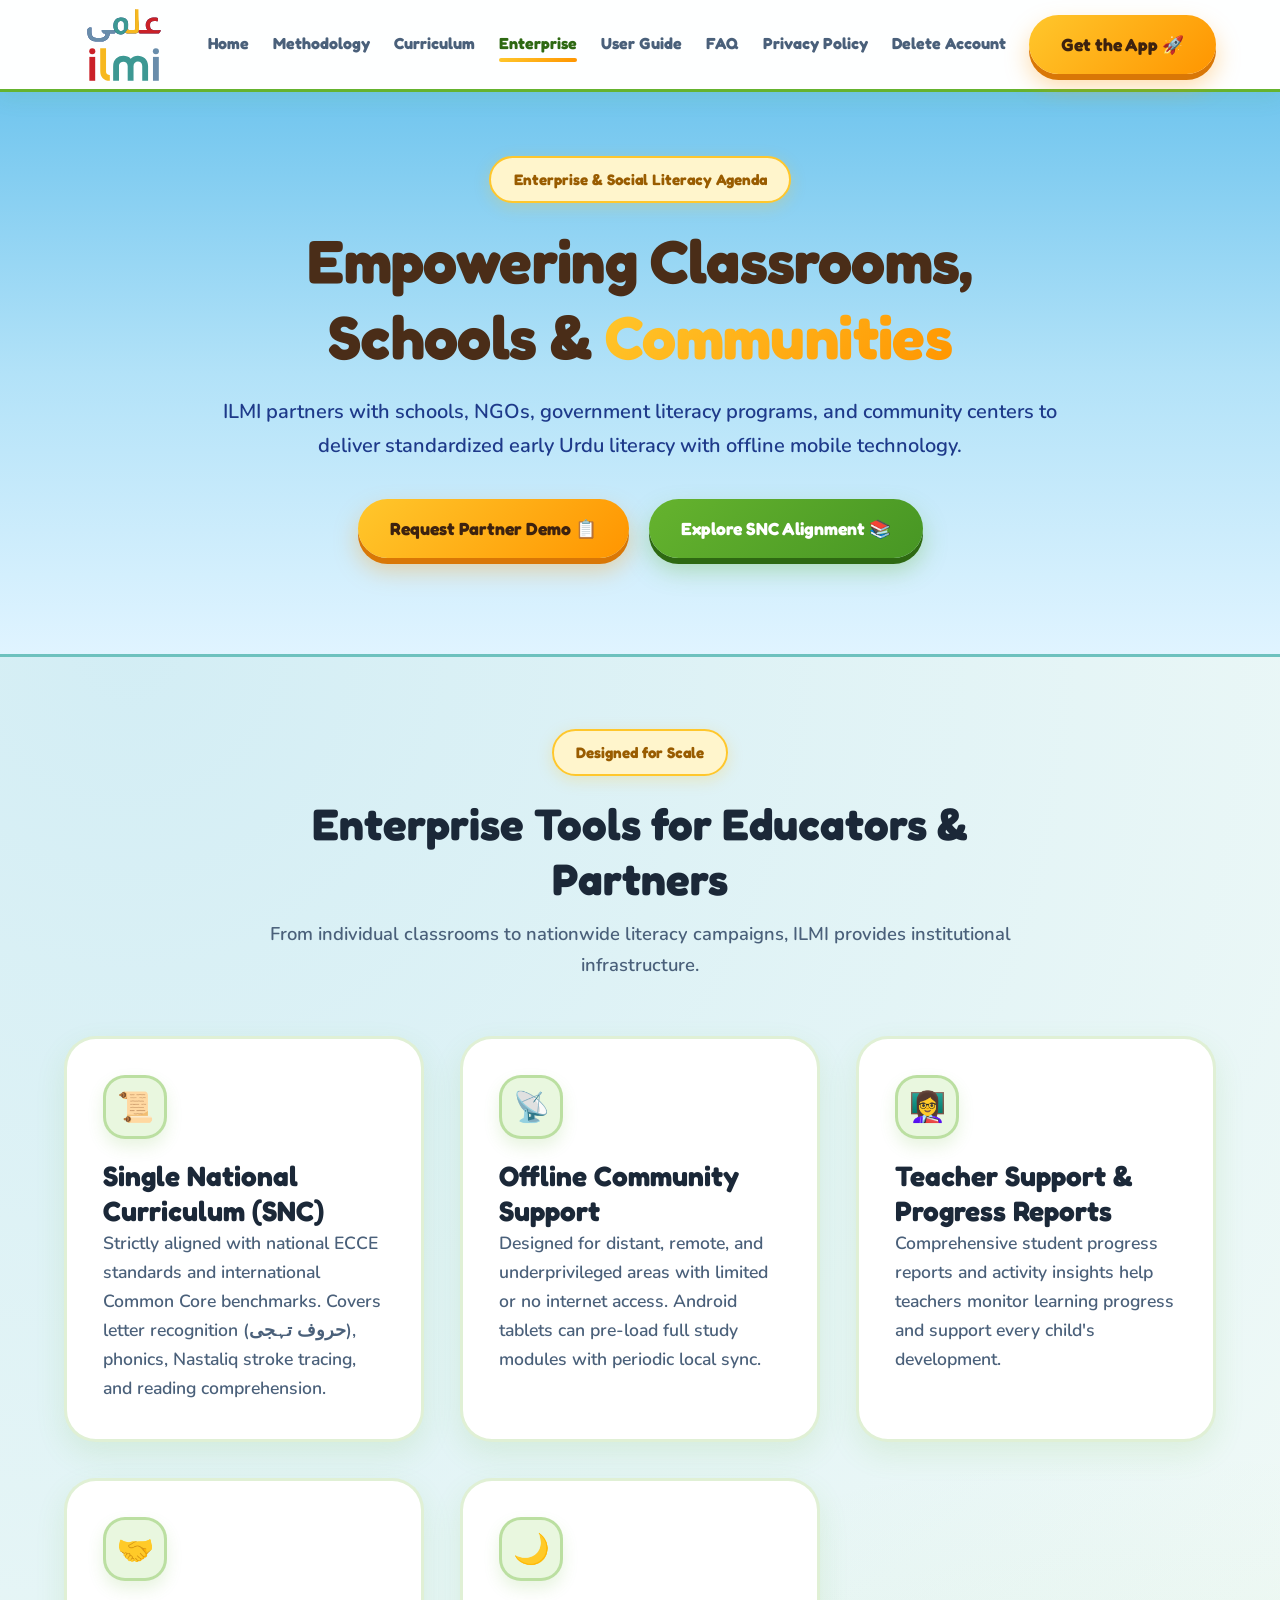
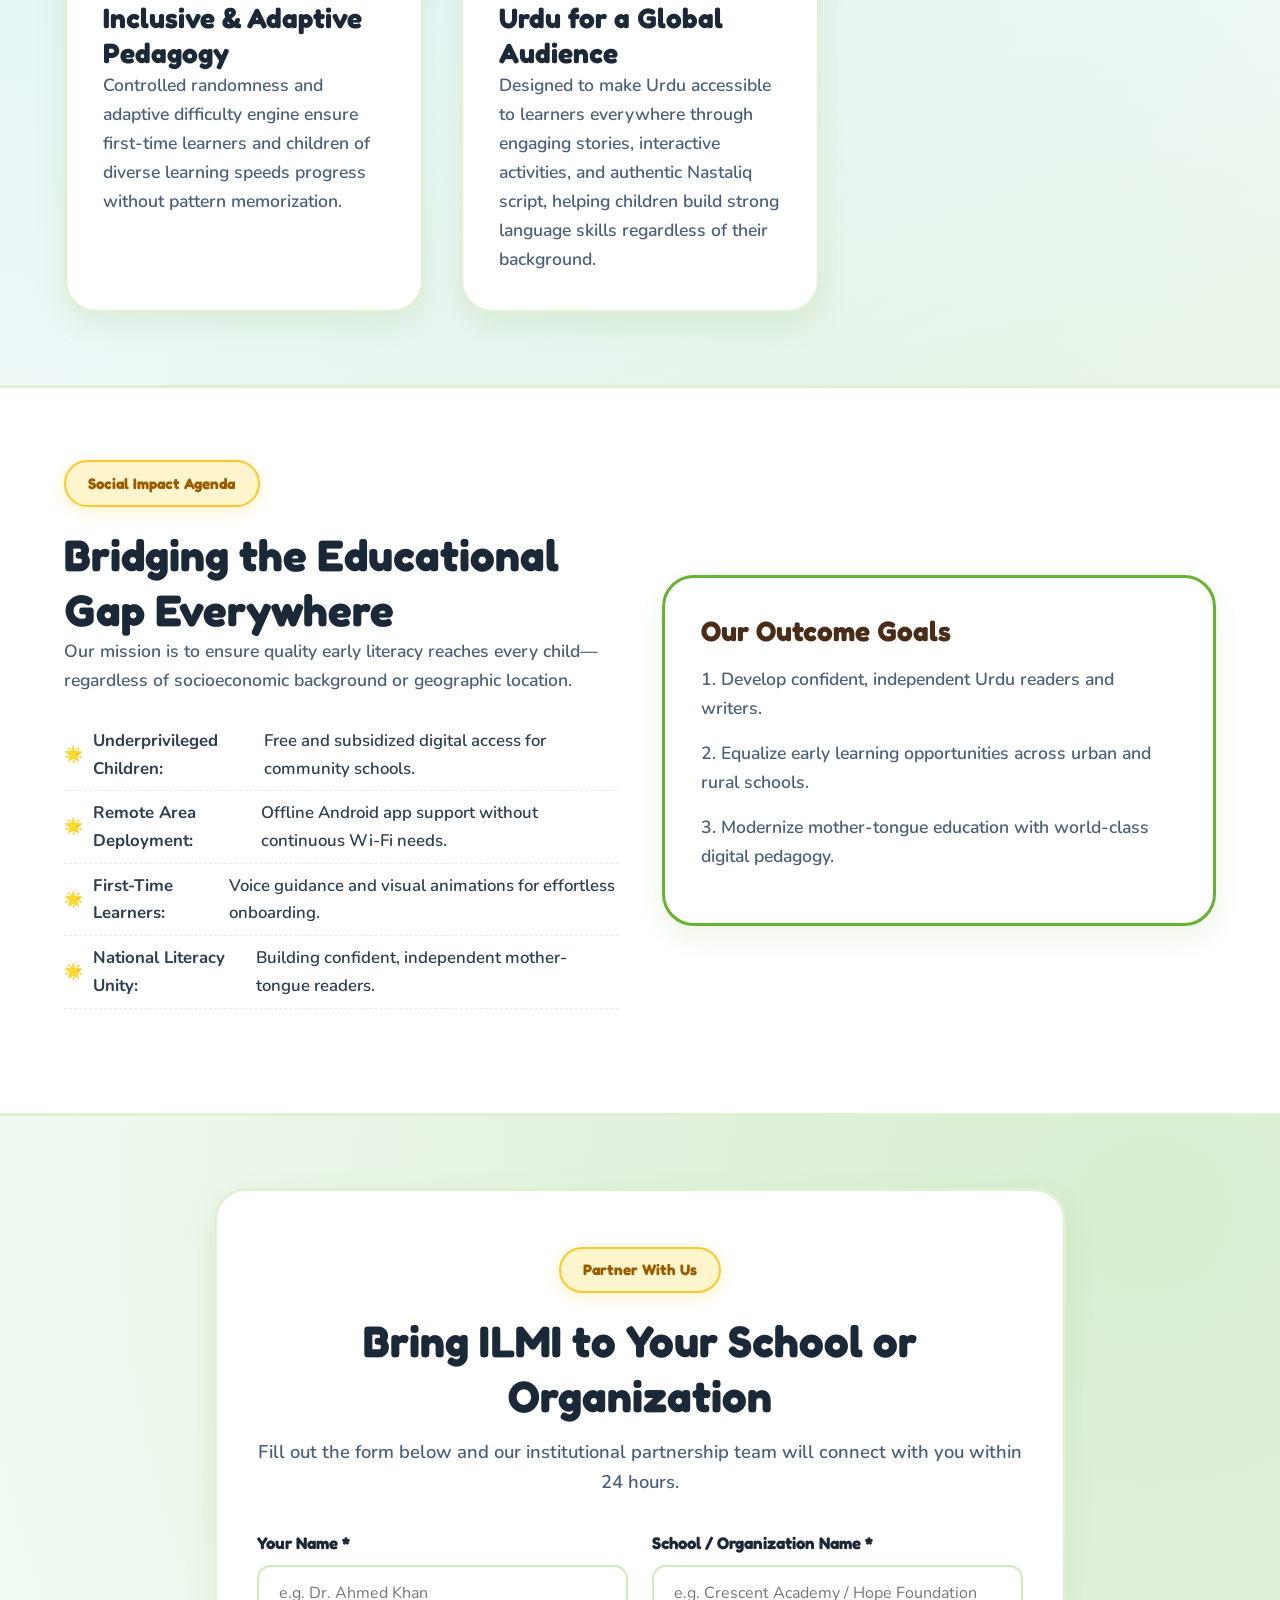
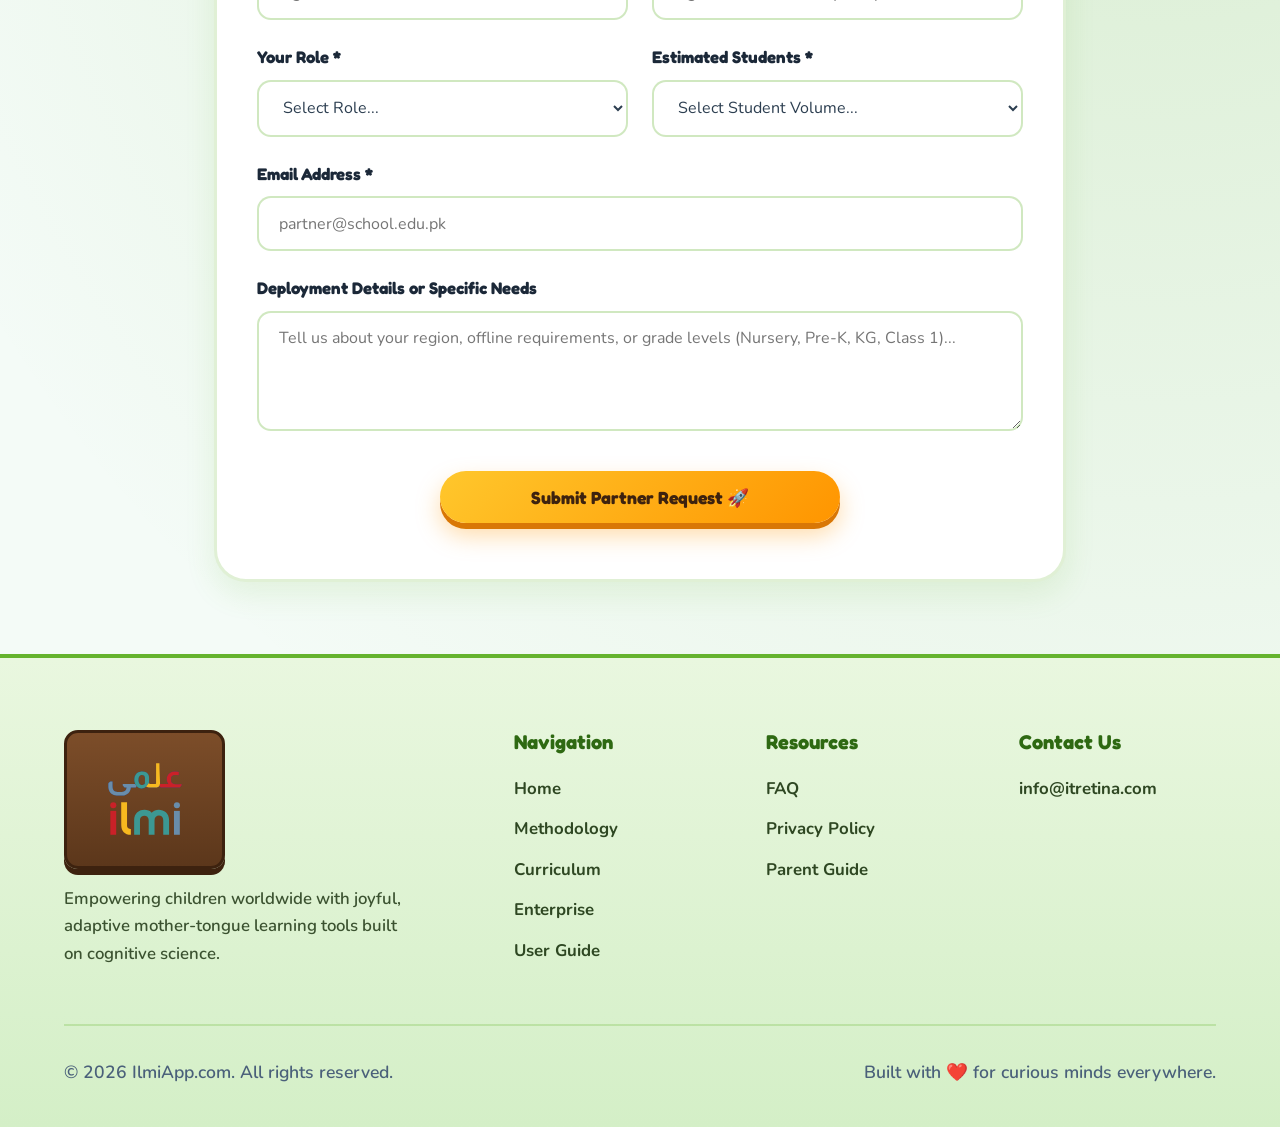
<file: enterprise.html>
<!doctype html>
<html lang="en">
  <head>
    <meta charset="UTF-8" />
    <meta name="viewport" content="width=device-width, initial-scale=1.0" />
    <meta
      name="description"
      content="ILMI Enterprise & Institutional Solutions - Empowering schools, NGOs, teachers, and remote education programs with SNC-aligned Urdu literacy tools, offline app deployment, and teacher dashboards."
    />
    <title>Enterprise & Institutional Solutions | ILMI App</title>

    <link rel="stylesheet" href="css/styles.css" />
    <link
      rel="icon"
      type="image/svg+xml"
      href="data:image/svg+xml,<svg xmlns='http://www.w3.org/2000/svg' viewBox='0 0 100 100'><text y='.9em' font-size='90'>🏫</text></svg>"
    />
  </head>
  <body>
    <!-- NAVIGATION HEADER -->
    <header class="header">
      <div class="container nav-container">
        <div class="logo-text-english">
          <img
            src="assets/ilmi_logo.svg"
            alt="ILMI Urdu Learning App Banner"
            class="logo-i2"
            width="120"
            height="120"
          />
        </div>

        <nav>
          <ul class="nav-links" id="navLinks">
            <li><a href="index.html">Home</a></li>
            <li><a href="methodology.html">Methodology</a></li>
            <li><a href="curriculum.html">Curriculum</a></li>
            <li><a href="enterprise.html" class="active">Enterprise</a></li>
            <li><a href="user-guide.html">User Guide</a></li>
            <li><a href="faq.html">FAQ</a></li>
            <li><a href="privacy-policy.html">Privacy Policy</a></li>
            <li><a href="delete-account.html">Delete Account</a></li>
            <li class="nav-mobile-cta">
              <a href="index.html#download" class="btn btn-primary"
                >Get the App 🚀</a
              >
            </li>
          </ul>
        </nav>

        <div class="nav-actions">
          <a href="index.html#download" class="btn btn-primary nav-desktop-cta"
            >Get the App 🚀</a
          >
          <button
            class="mobile-toggle"
            id="mobileToggle"
            aria-label="Toggle Navigation"
          >
            ☰
          </button>
        </div>
      </div>
    </header>

    <!-- HERO SECTION -->
    <section class="hero-section">
      <div class="container">
        <div class="hero-content">
          <div class="badge">Enterprise & Social Literacy Agenda</div>
          <h1 class="hero-title">
            Empowering Classrooms, Schools &
            <span class="text-gradient">Communities</span>
          </h1>
          <p class="hero-subtitle">
            ILMI partners with schools, NGOs, government literacy programs, and
            community centers to deliver standardized early Urdu literacy with
            offline mobile technology.
          </p>
          <div class="hero-cta">
            <a href="#partner-form" class="btn btn-primary"
              >Request Partner Demo 📋</a
            >
            <a href="curriculum.html" class="btn btn-secondary"
              >Explore SNC Alignment 📚</a
            >
          </div>
        </div>
      </div>
    </section>

    <!-- INSTITUTIONAL SOLUTIONS GRID -->
    <section class="section-padding" style="padding-top: 1">
      <div class="container">
        <div class="section-header">
          <div class="badge">Designed for Scale</div>
          <h2>Enterprise Tools for Educators & Partners</h2>
          <p>
            From individual classrooms to nationwide literacy campaigns, ILMI
            provides institutional infrastructure.
          </p>
        </div>

        <div class="grid-3">
          <!-- 1. SNC ALIGNMENT -->
          <div class="glass-card">
            <div class="feature-icon">📜</div>
            <h3>Single National Curriculum (SNC)</h3>
            <p>
              Strictly aligned with national ECCE standards and international
              Common Core benchmarks. Covers letter recognition (حروف تہجی),
              phonics, Nastaliq stroke tracing, and reading comprehension.
            </p>
          </div>

          <!-- 2. OFFLINE DEPLOYMENT -->
          <div class="glass-card">
            <div class="feature-icon">📡</div>
            <h3>Offline Community Support</h3>
            <p>
              Designed for distant, remote, and underprivileged areas with
              limited or no internet access. Android tablets can pre-load full
              study modules with periodic local sync.
            </p>
          </div>

          <!-- 3. TEACHER DASHBOARDS -->
          <div class="glass-card">
            <div class="feature-icon">👩‍🏫</div>
            <h3>Teacher Support & Progress Reports</h3>
            <p>
              Comprehensive student progress reports and activity insights help
              teachers monitor learning progress and support every child's
              development.
            </p>
          </div>

          <!-- 4. INCLUSIVE & ADAPTIVE -->
          <div class="glass-card">
            <div class="feature-icon">🤝</div>
            <h3>Inclusive & Adaptive Pedagogy</h3>
            <p>
              Controlled randomness and adaptive difficulty engine ensure
              first-time learners and children of diverse learning speeds
              progress without pattern memorization.
            </p>
          </div>

          <!-- 5. CULTURAL & LINGUISTIC PRESERVATION -->
          <div class="glass-card">
            <div class="feature-icon">🌙</div>
            <h3>Urdu for a Global Audience</h3>
            <p>
              Designed to make Urdu accessible to learners everywhere through
              engaging stories, interactive activities, and authentic Nastaliq
              script, helping children build strong language skills regardless
              of their background.
            </p>
          </div>
        </div>
      </div>
    </section>

    <!-- SOCIAL IMPACT BANNER -->
    <section
      class="section-padding"
      style="
        background: #ffffff;
        border-top: 3px solid rgba(101, 179, 46, 0.2);
        border-bottom: 3px solid rgba(101, 179, 46, 0.2);
      "
    >
      <div class="container">
        <div class="grid-2">
          <div>
            <div class="badge">Social Impact Agenda</div>
            <h2>Bridging the Educational Gap Everywhere</h2>
            <p style="margin-bottom: 1.5rem">
              Our mission is to ensure quality early literacy reaches every
              child—regardless of socioeconomic background or geographic
              location.
            </p>
            <ul class="topic-list" style="margin-bottom: 2rem">
              <li>
                <strong>Underprivileged Children:</strong> Free and subsidized
                digital access for community schools.
              </li>
              <li>
                <strong>Remote Area Deployment:</strong> Offline Android app
                support without continuous Wi-Fi needs.
              </li>
              <li>
                <strong>First-Time Learners:</strong> Voice guidance and visual
                animations for effortless onboarding.
              </li>
              <li>
                <strong>National Literacy Unity:</strong> Building confident,
                independent mother-tongue readers.
              </li>
            </ul>
          </div>
          <div class="glass-card" style="border-color: var(--meadow-green)">
            <h3 style="margin-bottom: 1rem; color: var(--wood-brown-dark)">
              Our Outcome Goals
            </h3>
            <p style="margin-bottom: 1rem">
              1. Develop confident, independent Urdu readers and writers.
            </p>
            <p style="margin-bottom: 1rem">
              2. Equalize early learning opportunities across urban and rural
              schools.
            </p>
            <p style="margin-bottom: 1rem">
              3. Modernize mother-tongue education with world-class digital
              pedagogy.
            </p>
          </div>
        </div>
      </div>
    </section>

    <!-- PARTNER INQUIRY FORM SECTION -->
    <section id="partner-form" class="section-padding">
      <div class="container" style="max-width: 900px">
        <div class="glass-card" style="padding: 3.5rem 2.5rem">
          <div class="section-header" style="margin-bottom: 2rem">
            <div class="badge">Partner With Us</div>
            <h2>Bring ILMI to Your School or Organization</h2>
            <p>
              Fill out the form below and our institutional partnership team
              will connect with you within 24 hours.
            </p>
          </div>

          <form
            class="enterprise-form"
            id="partnerInquiryForm"
            onsubmit="
              event.preventDefault();
              alert(
                'Thank you! Your institutional demo inquiry has been submitted. Our team will contact you shortly.',
              );
            "
          >
            <div class="form-group">
              <label class="form-label" for="contactName">Your Name *</label>
              <input
                type="text"
                id="contactName"
                class="form-input"
                placeholder="e.g. Dr. Ahmed Khan"
                required
              />
            </div>

            <div class="form-group">
              <label class="form-label" for="institutionName"
                >School / Organization Name *</label
              >
              <input
                type="text"
                id="institutionName"
                class="form-input"
                placeholder="e.g. Crescent Academy / Hope Foundation"
                required
              />
            </div>

            <div class="form-group">
              <label class="form-label" for="roleTitle">Your Role *</label>
              <select id="roleTitle" class="form-select" required>
                <option value="">Select Role...</option>
                <option value="Principal">School Principal / Director</option>
                <option value="Teacher">Head Teacher / Educator</option>
                <option value="NGO Lead">NGO / Foundation Lead</option>
                <option value="Govt Officer">
                  Government Education Officer
                </option>
                <option value="CSR Manager">Corporate CSR Partner</option>
              </select>
            </div>

            <div class="form-group">
              <label class="form-label" for="studentCount"
                >Estimated Students *</label
              >
              <select id="studentCount" class="form-select" required>
                <option value="">Select Student Volume...</option>
                <option value="1-100">1 – 100 Students</option>
                <option value="101-500">101 – 500 Students</option>
                <option value="501-2000">501 – 2,000 Students</option>
                <option value="2000+">2,000+ Students (System Scale)</option>
              </select>
            </div>

            <div class="form-group full-width">
              <label class="form-label" for="partnerEmail"
                >Email Address *</label
              >
              <input
                type="email"
                id="partnerEmail"
                class="form-input"
                placeholder="partner@school.edu.pk"
                required
              />
            </div>

            <div class="form-group full-width">
              <label class="form-label" for="partnerMessage"
                >Deployment Details or Specific Needs</label
              >
              <textarea
                id="partnerMessage"
                class="form-textarea"
                rows="4"
                placeholder="Tell us about your region, offline requirements, or grade levels (Nursery, Pre-K, KG, Class 1)..."
              ></textarea>
            </div>

            <div
              class="form-group full-width"
              style="margin-top: 1rem; text-align: center"
            >
              <button
                type="submit"
                class="btn btn-primary"
                style="width: 100%; max-width: 400px; margin: 0 auto"
              >
                Submit Partner Request 🚀
              </button>
            </div>
          </form>
        </div>
      </div>
    </section>

    <!-- FOOTER -->
    <footer class="footer">
      <div class="container">
        <div class="footer-grid">
          <div class="footer-brand">
            <a href="index.html" class="logo-wood">
              <div class="logo-text-english">
                <img
                  src="assets/ilmi_logo.svg"
                  alt="ILMI Urdu Learning App Banner"
                  class="logo-i2"
                  width="120"
                  height="120"
                />
              </div>
            </a>
            <p>
              Empowering children worldwide with joyful, adaptive mother-tongue
              learning tools built on cognitive science.
            </p>
          </div>

          <div class="footer-col">
            <h4>Navigation</h4>
            <ul>
              <li><a href="index.html">Home</a></li>
              <li><a href="methodology.html">Methodology</a></li>
              <li><a href="curriculum.html">Curriculum</a></li>
              <li><a href="enterprise.html">Enterprise</a></li>
              <li><a href="user-guide.html">User Guide</a></li>
            </ul>
          </div>

          <div class="footer-col">
            <h4>Resources</h4>
            <ul>
              <li><a href="faq.html">FAQ</a></li>
              <li><a href="privacy-policy.html">Privacy Policy</a></li>
              <li><a href="user-guide.html#parent-guide">Parent Guide</a></li>
            </ul>
          </div>

          <div class="footer-col">
            <h4>Contact Us</h4>
            <ul>
              <li><a href="#">info@itretina.com</a></li>
            </ul>
          </div>
        </div>

        <div class="footer-bottom">
          <p>&copy; 2026 IlmiApp.com. All rights reserved.</p>
          <p>Built with ❤️ for curious minds everywhere.</p>
        </div>
      </div>
    </footer>

    <script src="js/main.js"></script>
  </body>
</html>
</file>
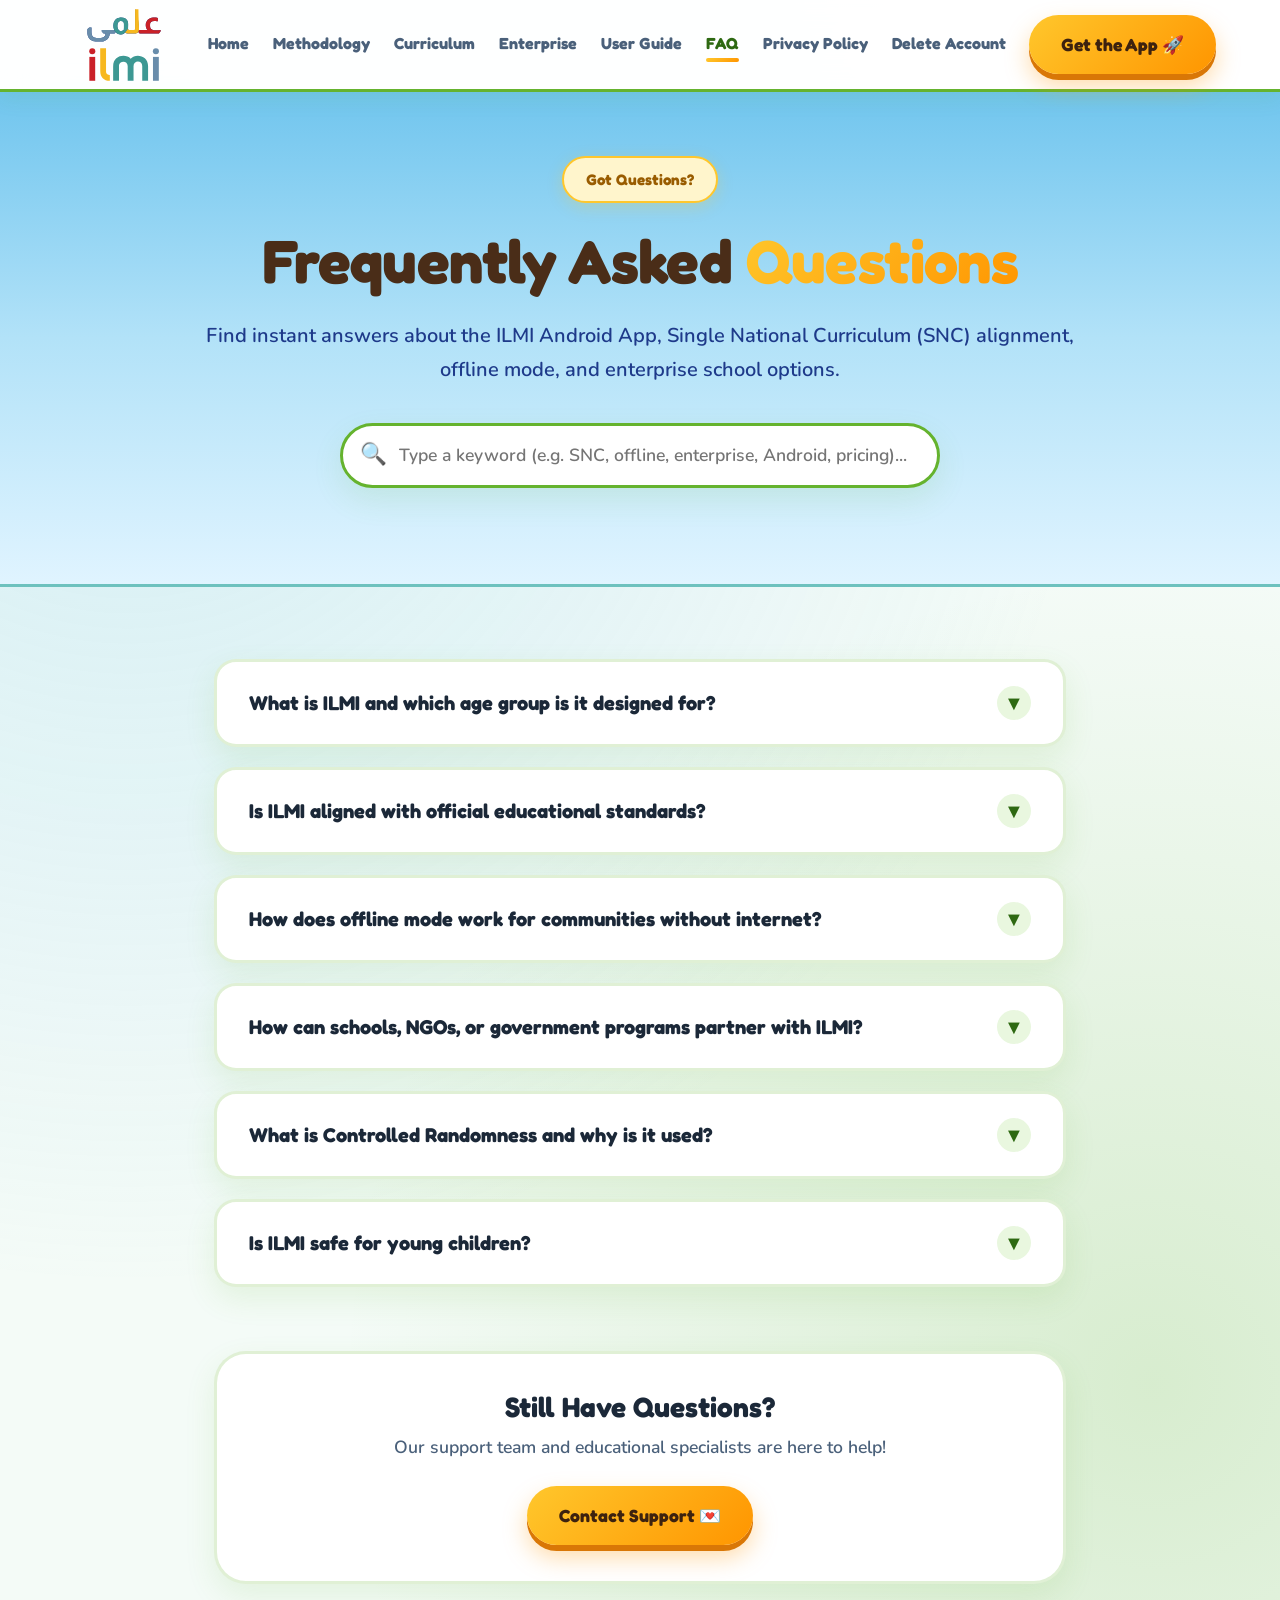
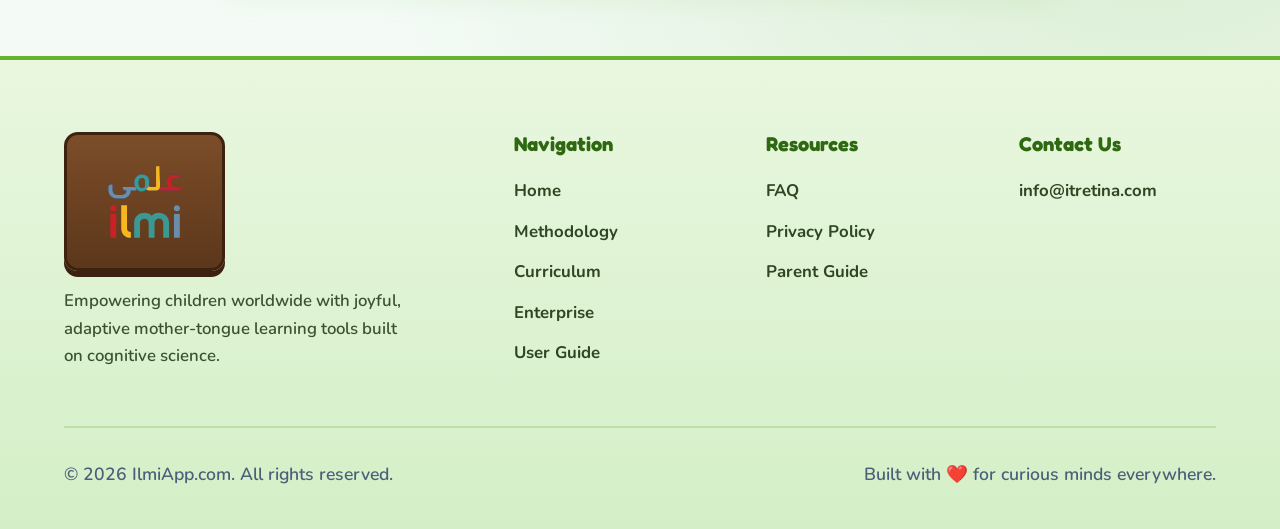
<file: faq.html>
<!doctype html>
<html lang="en">
  <head>
    <meta charset="UTF-8" />
    <meta name="viewport" content="width=device-width, initial-scale=1.0" />
    <meta
      name="description"
      content="Frequently Asked Questions about the ILMI Android App. SNC curriculum alignment, offline support for remote communities, enterprise partnerships, and pricing."
    />
    <title>Frequently Asked Questions (FAQ) | ILMI App</title>

    <link rel="stylesheet" href="css/styles.css" />
    <link
      rel="icon"
      type="image/svg+xml"
      href="data:image/svg+xml,<svg xmlns='http://www.w3.org/2000/svg' viewBox='0 0 100 100'><text y='.9em' font-size='90'>🌳</text></svg>"
    />
  </head>
  <body>
    <!-- NAVIGATION HEADER -->
    <header class="header">
      <div class="container nav-container">
        <div class="logo-text-english">
          <img
            src="assets/ilmi_logo.svg"
            alt="ILMI Urdu Learning App Banner"
            class="logo-i2"
            width="120"
            height="120"
          />
        </div>

        <nav>
          <ul class="nav-links" id="navLinks">
            <li><a href="index.html">Home</a></li>
            <li><a href="methodology.html">Methodology</a></li>
            <li><a href="curriculum.html">Curriculum</a></li>
            <li><a href="enterprise.html">Enterprise</a></li>
            <li><a href="user-guide.html">User Guide</a></li>
            <li><a href="faq.html" class="active">FAQ</a></li>
            <li><a href="privacy-policy.html">Privacy Policy</a></li>
            <li><a href="delete-account.html">Delete Account</a></li>
            <li class="nav-mobile-cta">
              <a href="index.html#download" class="btn btn-primary"
                >Get the App 🚀</a
              >
            </li>
          </ul>
        </nav>

        <div class="nav-actions">
          <a href="index.html#download" class="btn btn-primary nav-desktop-cta"
            >Get the App 🚀</a
          >
          <button
            class="mobile-toggle"
            id="mobileToggle"
            aria-label="Toggle Navigation"
          >
            ☰
          </button>
        </div>
      </div>
    </header>

    <!-- HERO SECTION WITH SEARCH -->
    <section class="hero-section">
      <div class="container">
        <div class="hero-content">
          <div class="badge">Got Questions?</div>
          <h1 class="hero-title">
            Frequently Asked <span class="text-gradient">Questions</span>
          </h1>
          <p class="hero-subtitle">
            Find instant answers about the ILMI Android App, Single National
            Curriculum (SNC) alignment, offline mode, and enterprise school
            options.
          </p>

          <!-- LIVE SEARCH INPUT -->
          <div class="search-box-wrapper">
            <span class="search-icon">🔍</span>
            <input
              type="text"
              id="faqSearch"
              class="search-input"
              placeholder="Type a keyword (e.g. SNC, offline, enterprise, Android, pricing)..."
            />
          </div>
        </div>
      </div>
    </section>

    <!-- ACCORDION FAQ SECTION -->
    <section class="section-padding" style="padding-top: 1">
      <div class="container" style="max-width: 900px">
        <div class="accordion">
          <!-- FAQ ITEM 1 -->
          <div class="accordion-item">
            <button class="accordion-header">
              <span>What is ILMI and which age group is it designed for?</span>
              <div class="accordion-icon">▼</div>
            </button>
            <div class="accordion-content">
              <p>
                ILMI is an interactive Urdu learning Android application
                designed for learners aged 3+, from early childhood through
                anyone who wants to learn Urdu from the very beginning. Using
                gamification, interactive activities, storytelling, voice
                guidance, and authentic Nastaliq script, ILMI makes learning
                Urdu letters, reading, writing, and vocabulary engaging,
                accessible, and enjoyable for learners of all backgrounds.
              </p>
            </div>
          </div>

          <!-- FAQ ITEM 2 -->
          <div class="accordion-item">
            <button class="accordion-header">
              <span>Is ILMI aligned with official educational standards?</span>
              <div class="accordion-icon">▼</div>
            </button>
            <div class="accordion-content">
              <p>
                Yes! ILMI draws directly on Pakistan's
                <strong>Single National Curriculum (SNC)</strong> for Urdu (ECCE
                – Class 1) and parallels the
                <strong>Common Core State Standards (CCSS ULA)</strong> for
                Kindergarten and Grade 1 reading foundational skills.
              </p>
            </div>
          </div>

          <!-- FAQ ITEM 3 -->
          <div class="accordion-item">
            <button class="accordion-header">
              <span
                >How does offline mode work for communities without
                internet?</span
              >
              <div class="accordion-icon">▼</div>
            </button>
            <div class="accordion-content">
              <p>
                ILMI is built with an offline-first approach, making it ideal
                for communities with limited internet access. An internet
                connection is required only for the initial Google Sign-In,
                profile creation, and first-time setup. After that, all lessons,
                stories, games, and learning activities work completely offline.
                Student progress is automatically saved on the device and
                seamlessly synchronized with secure backend servers whenever an
                internet connection becomes available. If the device is
                replaced, reset, or the learner signs in again, previously
                synchronized progress can be restored.
              </p>
            </div>
          </div>

          <!-- FAQ ITEM 4 -->
          <div class="accordion-item">
            <button class="accordion-header">
              <span
                >How can schools, NGOs, or government programs partner with
                ILMI?</span
              >
              <div class="accordion-icon">▼</div>
            </button>
            <div class="accordion-content">
              <p>
                We offer dedicated B2B and institutional solutions via our
                <a
                  href="enterprise.html"
                  style="
                    color: var(--meadow-green-dark);
                    text-decoration: underline;
                  "
                  >Enterprise Page</a
                >. Schools receive teacher dashboards, student portfolios,
                progress tracking, and activity records.
              </p>
            </div>
          </div>

          <!-- FAQ ITEM 5 -->
          <div class="accordion-item">
            <button class="accordion-header">
              <span>What is Controlled Randomness and why is it used?</span>
              <div class="accordion-icon">▼</div>
            </button>
            <div class="accordion-content">
              <p>
                Controlled Randomness shuffles answer options, visual
                placements, and revision activities each time a lesson is
                played. This prevents children from relying on pattern
                memorization, ensuring genuine cognitive recall and deep
                mastery.
              </p>
            </div>
          </div>

          <!-- FAQ ITEM 6 -->
          <div class="accordion-item">
            <button class="accordion-header">
              <span>Is ILMI safe for young children? </span>
              <div class="accordion-icon">▼</div>
            </button>
            <div class="accordion-content">
              <p>
                100% yes, ILMI is COPPA Compliant, and GDPR compliant. We do not
                track student data for commercial profiling. Read our Privacy
                Policy

                <a
                  href="privacy-policy.html"
                  style="
                    color: var(--meadow-green-dark);
                    text-decoration: underline;
                  "
                  >Privacy Policy</a
                >.
              </p>
            </div>
          </div>
        </div>

        <!-- SUPPORT CONTACT CARD -->
        <div class="glass-card" style="margin-top: 4rem; text-align: center">
          <h3 style="margin-bottom: 0.5rem">Still Have Questions?</h3>
          <p style="margin-bottom: 1.5rem">
            Our support team and educational specialists are here to help!
          </p>
          <a href="mailto:support@ilmiapp.com" class="btn btn-primary"
            >Contact Support 💌</a
          >
        </div>
      </div>
    </section>

    <!-- FOOTER -->
    <footer class="footer">
      <div class="container">
        <div class="footer-grid">
          <div class="footer-brand">
            <a href="index.html" class="logo-wood">
              <div class="logo-text-english">
                <img
                  src="assets/ilmi_logo.svg"
                  alt="ILMI Urdu Learning App Banner"
                  class="logo-i2"
                  width="120"
                  height="120"
                />
              </div>
            </a>
            <p>
              Empowering children worldwide with joyful, adaptive mother-tongue
              learning tools built on cognitive science.
            </p>
          </div>

          <div class="footer-col">
            <h4>Navigation</h4>
            <ul>
              <li><a href="index.html">Home</a></li>
              <li><a href="methodology.html">Methodology</a></li>
              <li><a href="curriculum.html">Curriculum</a></li>
              <li><a href="enterprise.html">Enterprise</a></li>
              <li><a href="user-guide.html">User Guide</a></li>
            </ul>
          </div>

          <div class="footer-col">
            <h4>Resources</h4>
            <ul>
              <li><a href="faq.html">FAQ</a></li>
              <li><a href="privacy-policy.html">Privacy Policy</a></li>
              <li><a href="user-guide.html#parent-guide">Parent Guide</a></li>
            </ul>
          </div>

          <div class="footer-col">
            <h4>Contact Us</h4>
            <ul>
              <li><a href="#">info@itretina.com</a></li>
            </ul>
          </div>
        </div>

        <div class="footer-bottom">
          <p>&copy; 2026 IlmiApp.com. All rights reserved.</p>
          <p>Built with ❤️ for curious minds everywhere.</p>
        </div>
      </div>
    </footer>

    <script src="js/main.js"></script>
  </body>
</html>
</file>
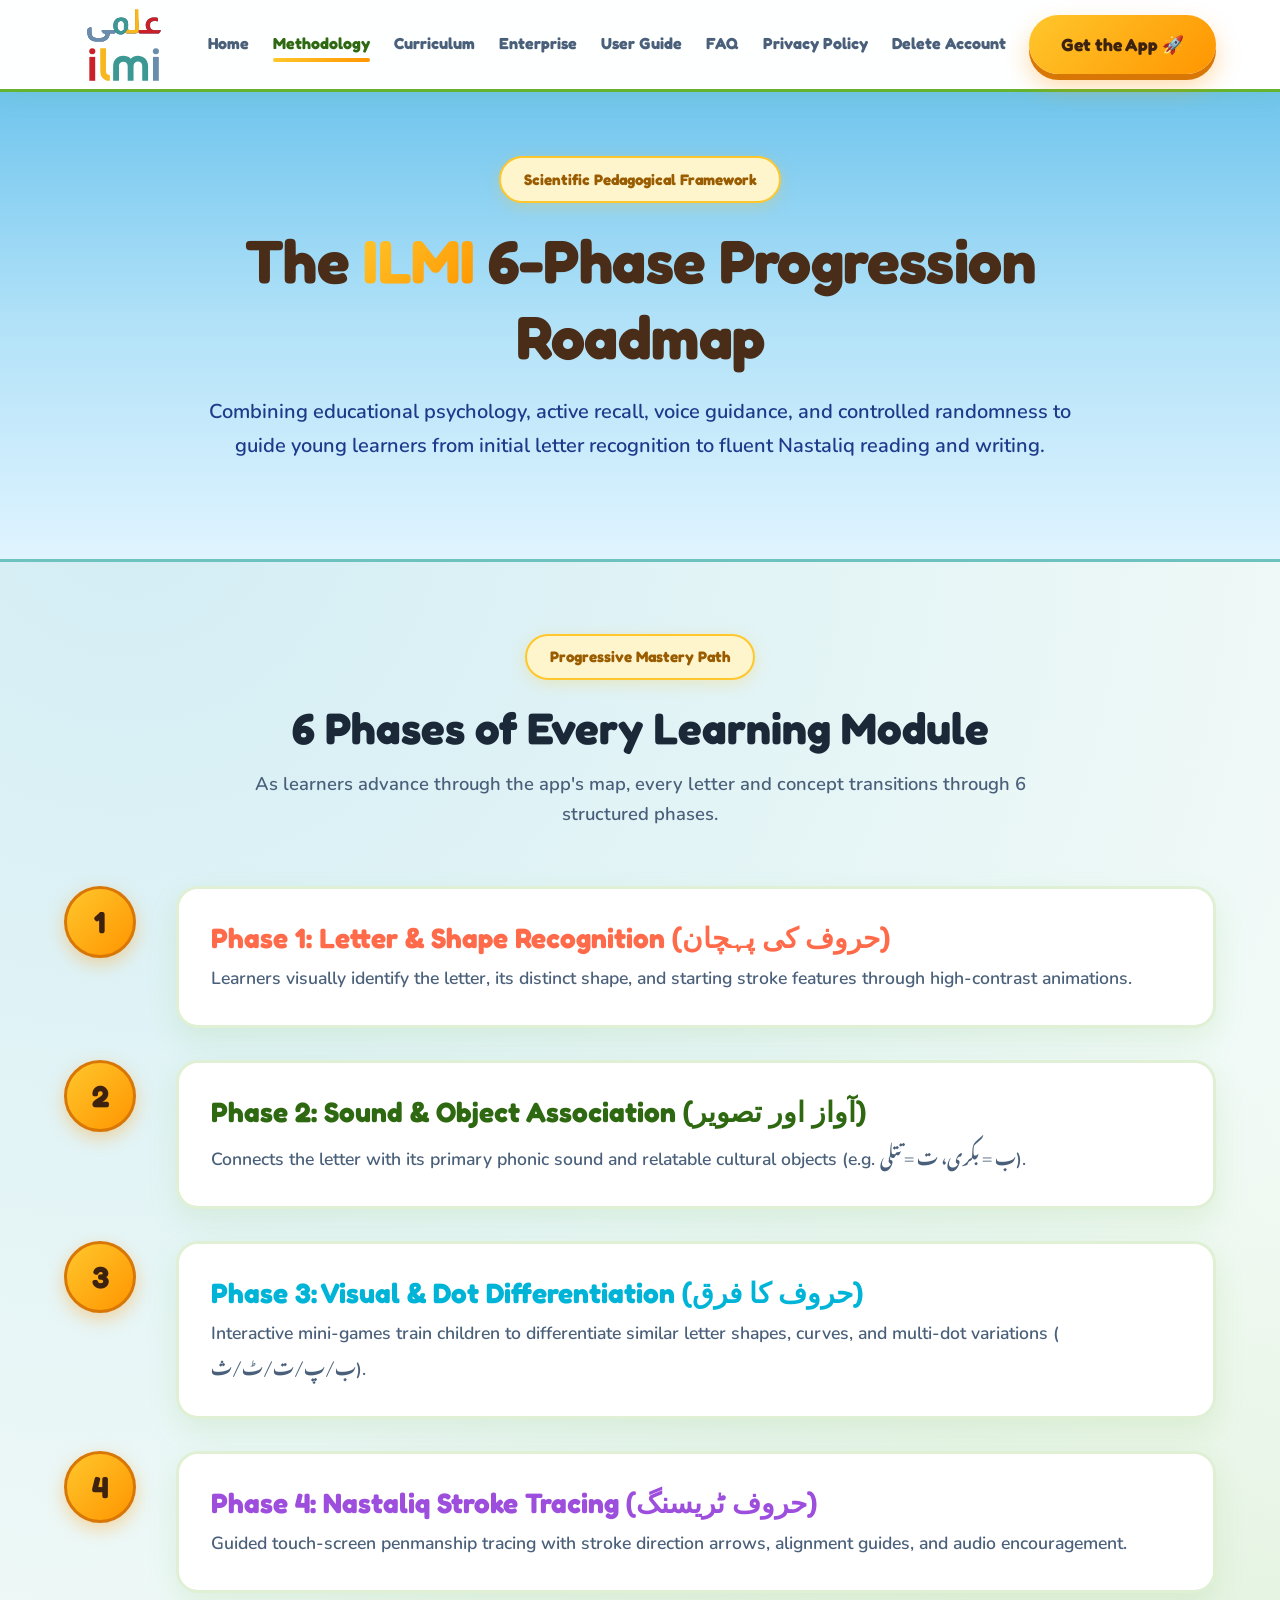
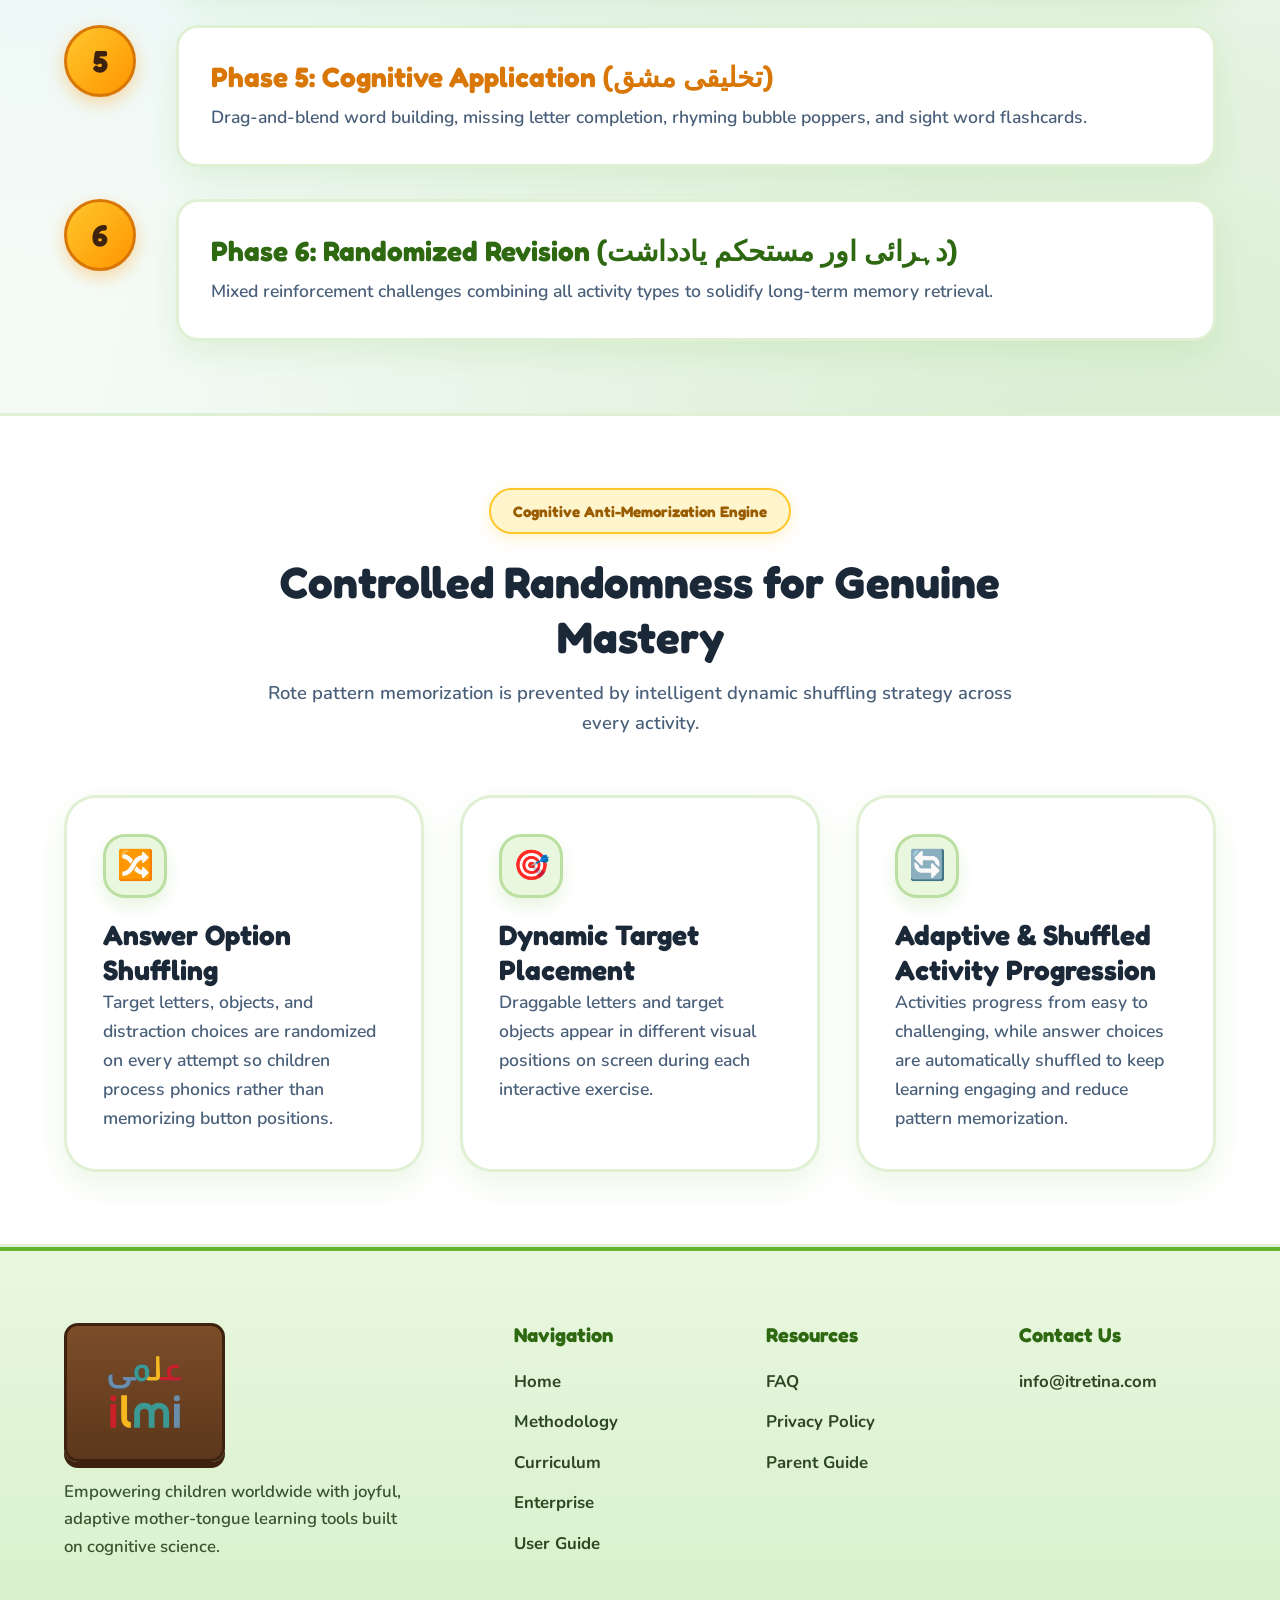
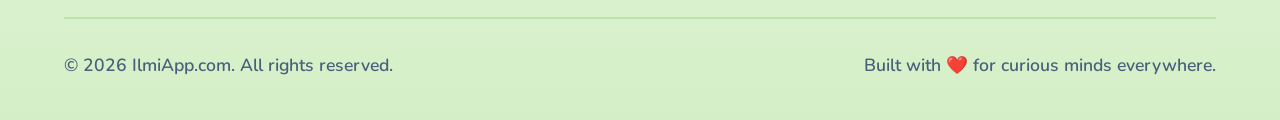
<file: methodology.html>
<!doctype html>
<html lang="en">
  <head>
    <meta charset="UTF-8" />
    <meta name="viewport" content="width=device-width, initial-scale=1.0" />
    <meta
      name="description"
      content="ILMI Pedagogy & Learning Science - Discover the 6-Phase Progression Roadmap, Controlled Randomness Engine, Active Recall, and Nastaliq handwriting mechanics behind the ILMI Android App."
    />
    <title>Pedagogy & Learning Roadmap | ILMI App</title>

    <link rel="stylesheet" href="css/styles.css" />
    <link
      rel="icon"
      type="image/svg+xml"
      href="data:image/svg+xml,<svg xmlns='http://www.w3.org/2000/svg' viewBox='0 0 100 100'><text y='.9em' font-size='90'>🌳</text></svg>"
    />
  </head>
  <body>
    <!-- NAVIGATION HEADER -->
    <header class="header">
      <div class="container nav-container">
        <div class="logo-text-english">
          <img
            src="assets/ilmi_logo.svg"
            alt="ILMI Urdu Learning App Banner"
            class="logo-i2"
            width="120"
            height="120"
          />
        </div>

        <nav>
          <ul class="nav-links" id="navLinks">
            <li><a href="index.html">Home</a></li>
            <li><a href="methodology.html" class="active">Methodology</a></li>
            <li><a href="curriculum.html">Curriculum</a></li>
            <li><a href="enterprise.html">Enterprise</a></li>
            <li><a href="user-guide.html">User Guide</a></li>
            <li><a href="faq.html">FAQ</a></li>
            <li><a href="privacy-policy.html">Privacy Policy</a></li>
            <li><a href="delete-account.html">Delete Account</a></li>
            <li class="nav-mobile-cta">
              <a href="index.html#download" class="btn btn-primary"
                >Get the App 🚀</a
              >
            </li>
          </ul>
        </nav>

        <div class="nav-actions">
          <a href="index.html#download" class="btn btn-primary nav-desktop-cta"
            >Get the App 🚀</a
          >
          <button
            class="mobile-toggle"
            id="mobileToggle"
            aria-label="Toggle Navigation"
          >
            ☰
          </button>
        </div>
      </div>
    </header>

    <!-- HERO SECTION -->
    <section class="hero-section">
      <div class="container">
        <div class="hero-content">
          <div class="badge">Scientific Pedagogical Framework</div>
          <h1 class="hero-title">
            The <span class="text-gradient">ILMI</span> 6-Phase Progression
            Roadmap
          </h1>
          <p class="hero-subtitle">
            Combining educational psychology, active recall, voice guidance, and
            controlled randomness to guide young learners from initial letter
            recognition to fluent Nastaliq reading and writing.
          </p>
        </div>
      </div>
    </section>

    <!-- 6-PHASE PROGRESSION PATH (Doc 3) -->
    <section class="section-padding" style="padding-top: 1">
      <div class="container">
        <div class="section-header">
          <div class="badge">Progressive Mastery Path</div>
          <h2>6 Phases of Every Learning Module</h2>
          <p>
            As learners advance through the app's map, every letter and concept
            transitions through 6 structured phases.
          </p>
        </div>

        <div class="methodology-timeline">
          <!-- PHASE 1 -->
          <div class="timeline-step">
            <div class="step-number">1</div>
            <div class="step-content">
              <h3 style="margin-bottom: 0.5rem; color: var(--fox-coral)">
                Phase 1: Letter & Shape Recognition (حروف کی پہچان)
              </h3>
              <p>
                Learners visually identify the letter, its distinct shape, and
                starting stroke features through high-contrast animations.
              </p>
            </div>
          </div>

          <!-- PHASE 2 -->
          <div class="timeline-step">
            <div class="step-number">2</div>
            <div class="step-content">
              <h3
                style="margin-bottom: 0.5rem; color: var(--meadow-green-dark)"
              >
                Phase 2: Sound & Object Association (آواز اور تصویر)
              </h3>
              <p>
                Connects the letter with its primary phonic sound and relatable
                cultural objects (e.g.
                <span class="nastaliq-text">ب = بکری، ت = تتلی</span>).
              </p>
            </div>
          </div>

          <!-- PHASE 3 -->
          <div class="timeline-step">
            <div class="step-number">3</div>
            <div class="step-content">
              <h3 style="margin-bottom: 0.5rem; color: var(--pond-cyan)">
                Phase 3: Visual & Dot Differentiation (حروف کا فرق)
              </h3>
              <p>
                Interactive mini-games train children to differentiate similar
                letter shapes, curves, and multi-dot variations (<span
                  class="nastaliq-text"
                  >ب/پ/ت/ٹ/ث</span
                >).
              </p>
            </div>
          </div>

          <!-- PHASE 4 -->
          <div class="timeline-step">
            <div class="step-number">4</div>
            <div class="step-content">
              <h3 style="margin-bottom: 0.5rem; color: var(--book-purple)">
                Phase 4: Nastaliq Stroke Tracing (حروف ٹریسنگ)
              </h3>
              <p>
                Guided touch-screen penmanship tracing with stroke direction
                arrows, alignment guides, and audio encouragement.
              </p>
            </div>
          </div>

          <!-- PHASE 5 -->
          <div class="timeline-step">
            <div class="step-number">5</div>
            <div class="step-content">
              <h3 style="margin-bottom: 0.5rem; color: #d97706">
                Phase 5: Cognitive Application (تخلیقی مشق)
              </h3>
              <p>
                Drag-and-blend word building, missing letter completion, rhyming
                bubble poppers, and sight word flashcards.
              </p>
            </div>
          </div>

          <!-- PHASE 6 -->
          <div class="timeline-step">
            <div class="step-number">6</div>
            <div class="step-content">
              <h3
                style="margin-bottom: 0.5rem; color: var(--meadow-green-dark)"
              >
                Phase 6: Randomized Revision (دہرائی اور مستحکم یادداشت)
              </h3>
              <p>
                Mixed reinforcement challenges combining all activity types to
                solidify long-term memory retrieval.
              </p>
            </div>
          </div>
        </div>
      </div>
    </section>

    <!-- CONTROLLED RANDOMNESS & INNOVATION (Doc 3) -->
    <section
      class="section-padding"
      style="
        background: #ffffff;
        border-top: 3px solid rgba(101, 179, 46, 0.2);
        border-bottom: 3px solid rgba(101, 179, 46, 0.2);
      "
    >
      <div class="container">
        <div class="section-header">
          <div class="badge">Cognitive Anti-Memorization Engine</div>
          <h2>Controlled Randomness for Genuine Mastery</h2>
          <p>
            Rote pattern memorization is prevented by intelligent dynamic
            shuffling strategy across every activity.
          </p>
        </div>

        <div class="grid-3">
          <div class="glass-card">
            <div class="feature-icon">🔀</div>
            <h3>Answer Option Shuffling</h3>
            <p>
              Target letters, objects, and distraction choices are randomized on
              every attempt so children process phonics rather than memorizing
              button positions.
            </p>
          </div>

          <div class="glass-card">
            <div class="feature-icon">🎯</div>
            <h3>Dynamic Target Placement</h3>
            <p>
              Draggable letters and target objects appear in different visual
              positions on screen during each interactive exercise.
            </p>
          </div>

          <div class="glass-card">
            <div class="feature-icon">🔄</div>
            <h3>Adaptive & Shuffled Activity Progression</h3>
            <p>
              Activities progress from easy to challenging, while answer choices
              are automatically shuffled to keep learning engaging and reduce
              pattern memorization.
            </p>
          </div>
        </div>
      </div>
    </section>

    <!-- FOOTER -->
    <footer class="footer">
      <div class="container">
        <div class="footer-grid">
          <div class="footer-brand">
            <a href="index.html" class="logo-wood">
              <div class="logo-text-english">
                <img
                  src="assets/ilmi_logo.svg"
                  alt="ILMI Urdu Learning App Banner"
                  class="logo-i2"
                  width="120"
                  height="120"
                />
              </div>
            </a>
            <p>
              Empowering children worldwide with joyful, adaptive mother-tongue
              learning tools built on cognitive science.
            </p>
          </div>

          <div class="footer-col">
            <h4>Navigation</h4>
            <ul>
              <li><a href="index.html">Home</a></li>
              <li><a href="methodology.html">Methodology</a></li>
              <li><a href="curriculum.html">Curriculum</a></li>
              <li><a href="enterprise.html">Enterprise</a></li>
              <li><a href="user-guide.html">User Guide</a></li>
            </ul>
          </div>

          <div class="footer-col">
            <h4>Resources</h4>
            <ul>
              <li><a href="faq.html">FAQ</a></li>
              <li><a href="privacy-policy.html">Privacy Policy</a></li>
              <li><a href="user-guide.html#parent-guide">Parent Guide</a></li>
            </ul>
          </div>

          <div class="footer-col">
            <h4>Contact Us</h4>
            <ul>
              <li><a href="#">info@itretina.com</a></li>
            </ul>
          </div>
        </div>

        <div class="footer-bottom">
          <p>&copy; 2026 IlmiApp.com. All rights reserved.</p>
          <p>Built with ❤️ for curious minds everywhere.</p>
        </div>
      </div>
    </footer>

    <script src="js/main.js"></script>
  </body>
</html>
</file>
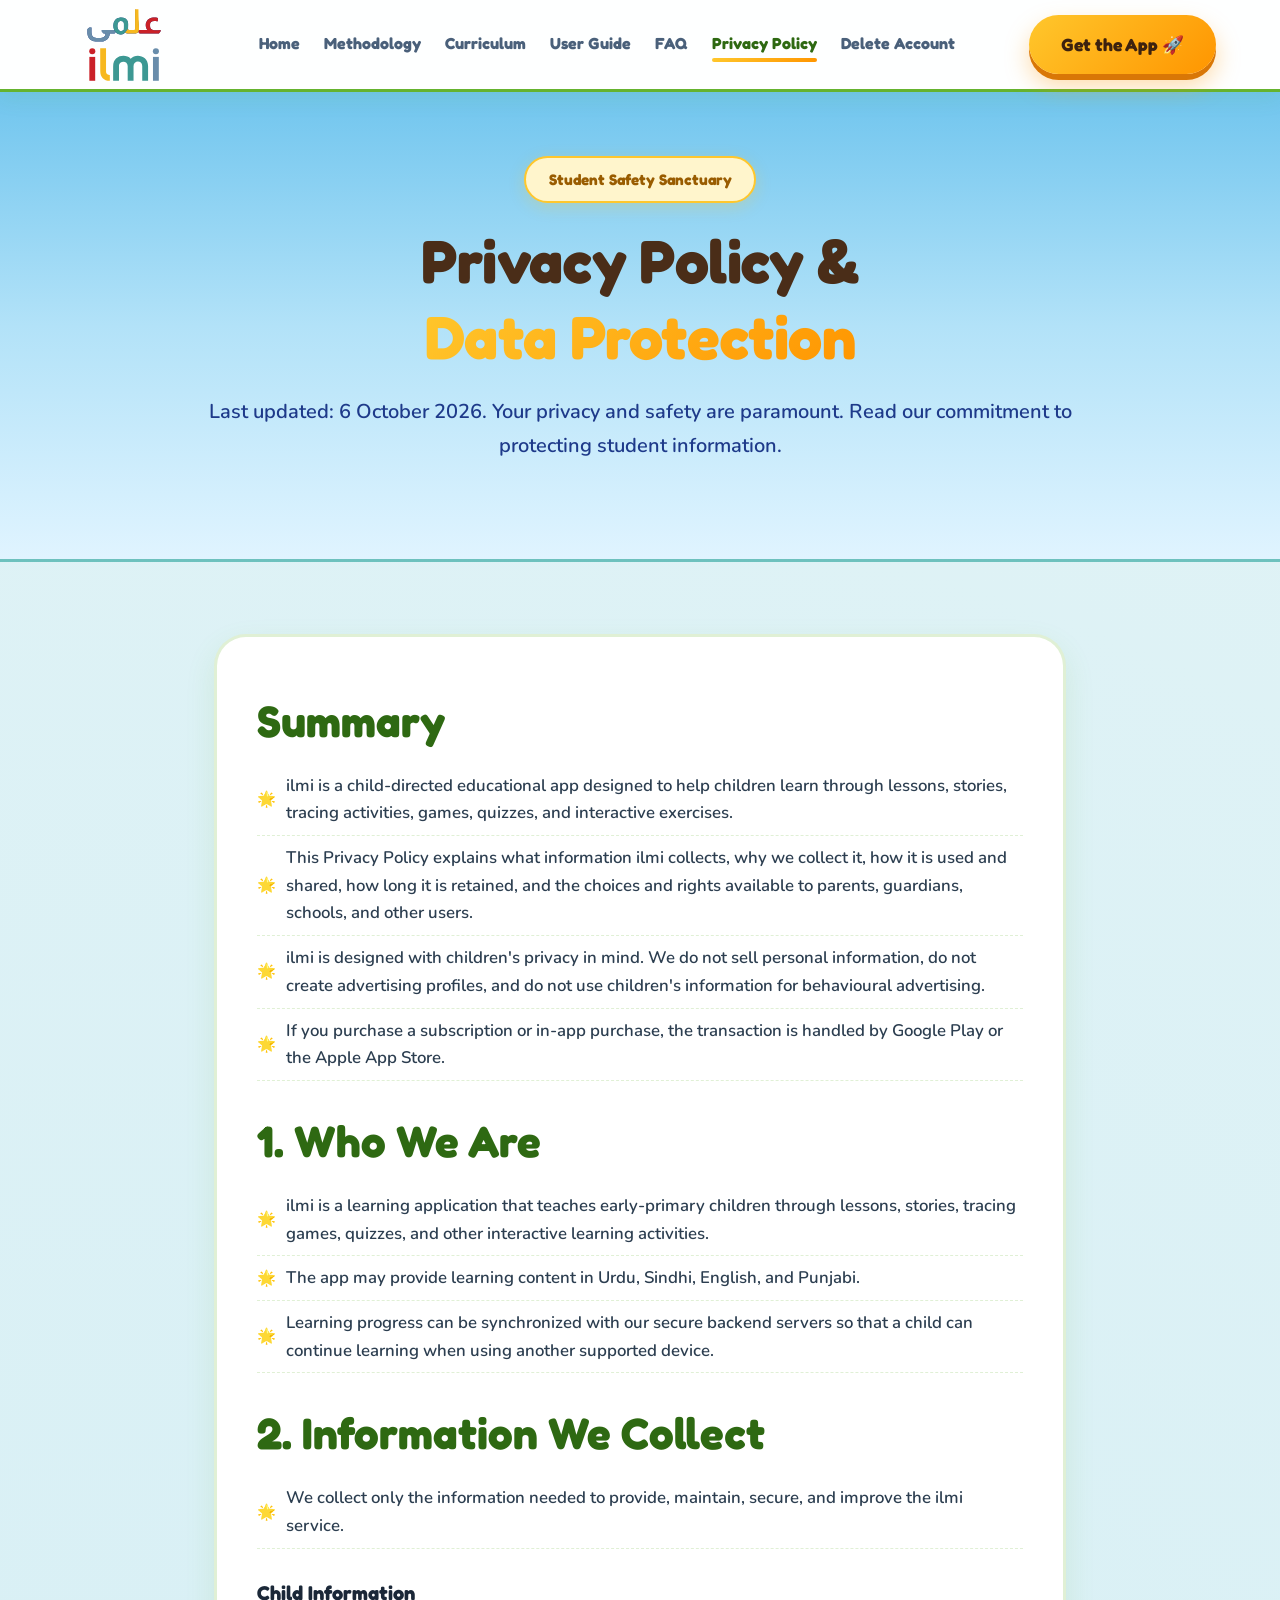
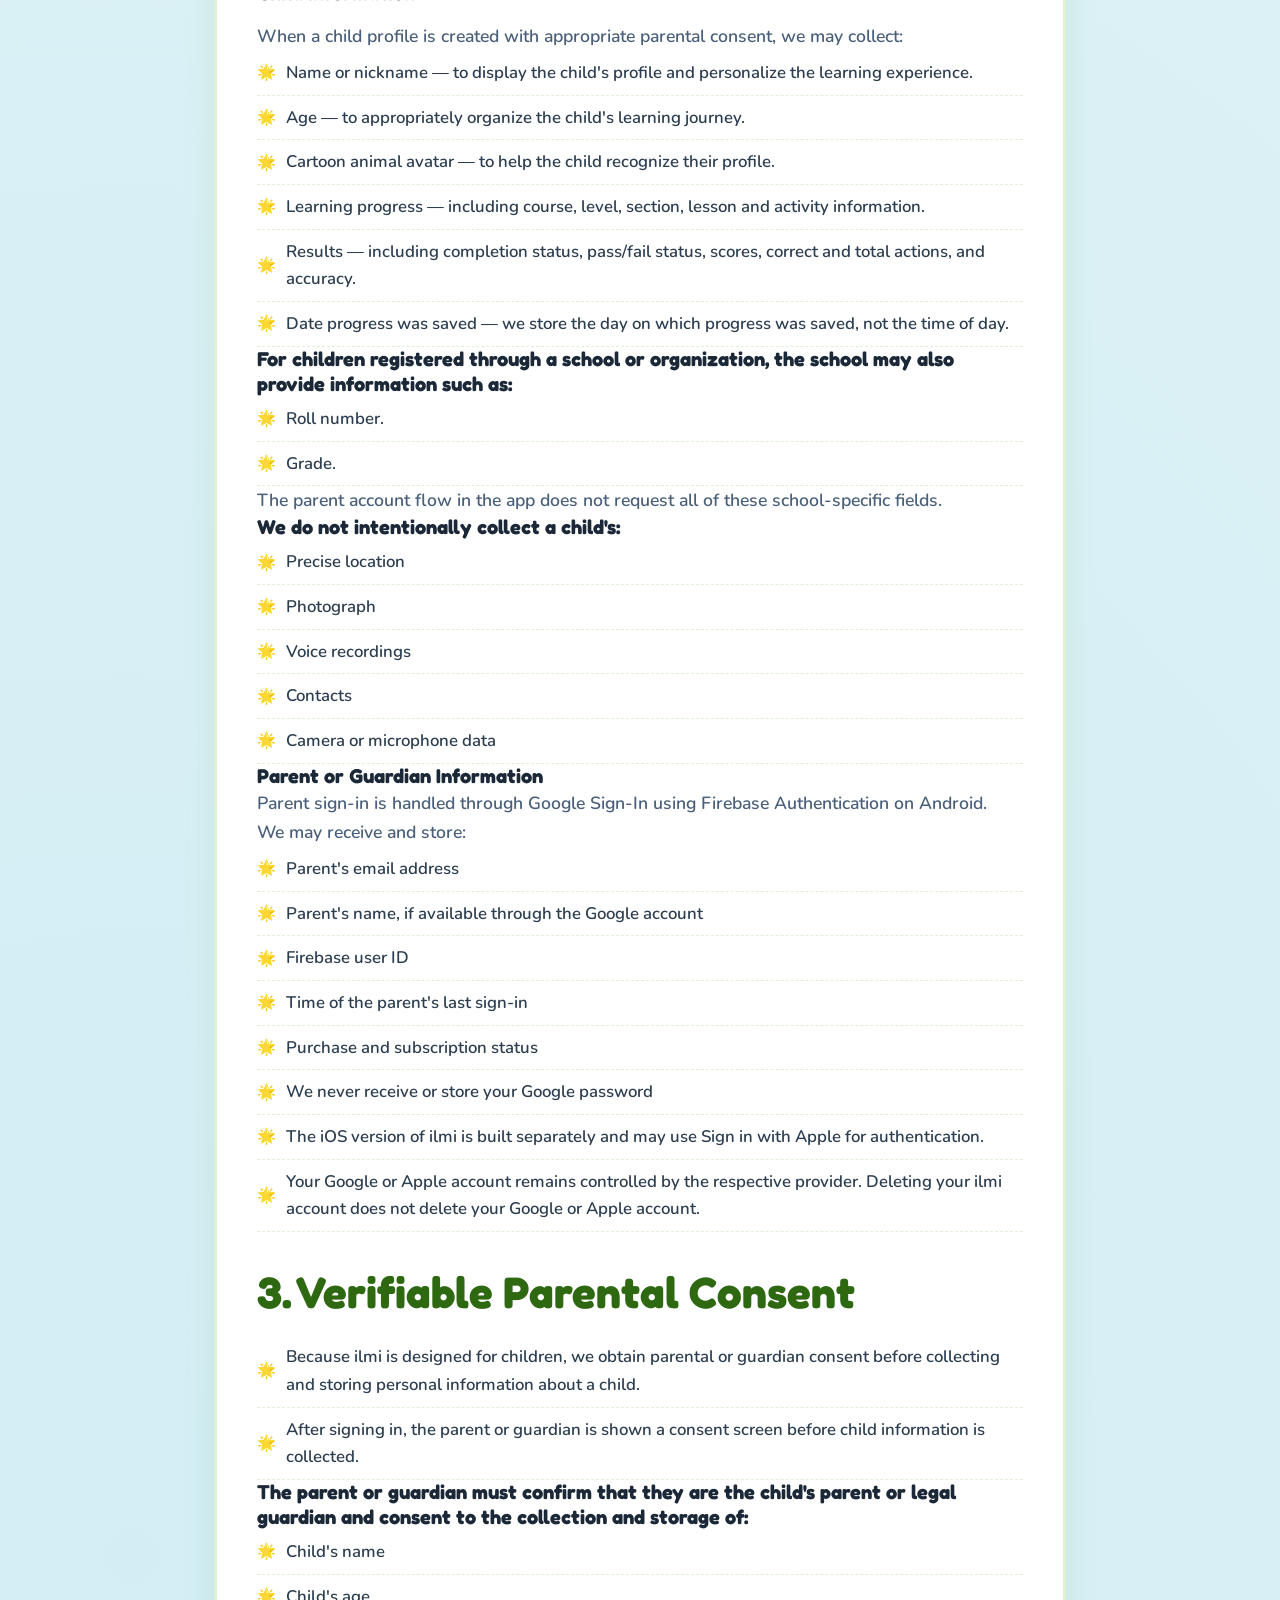
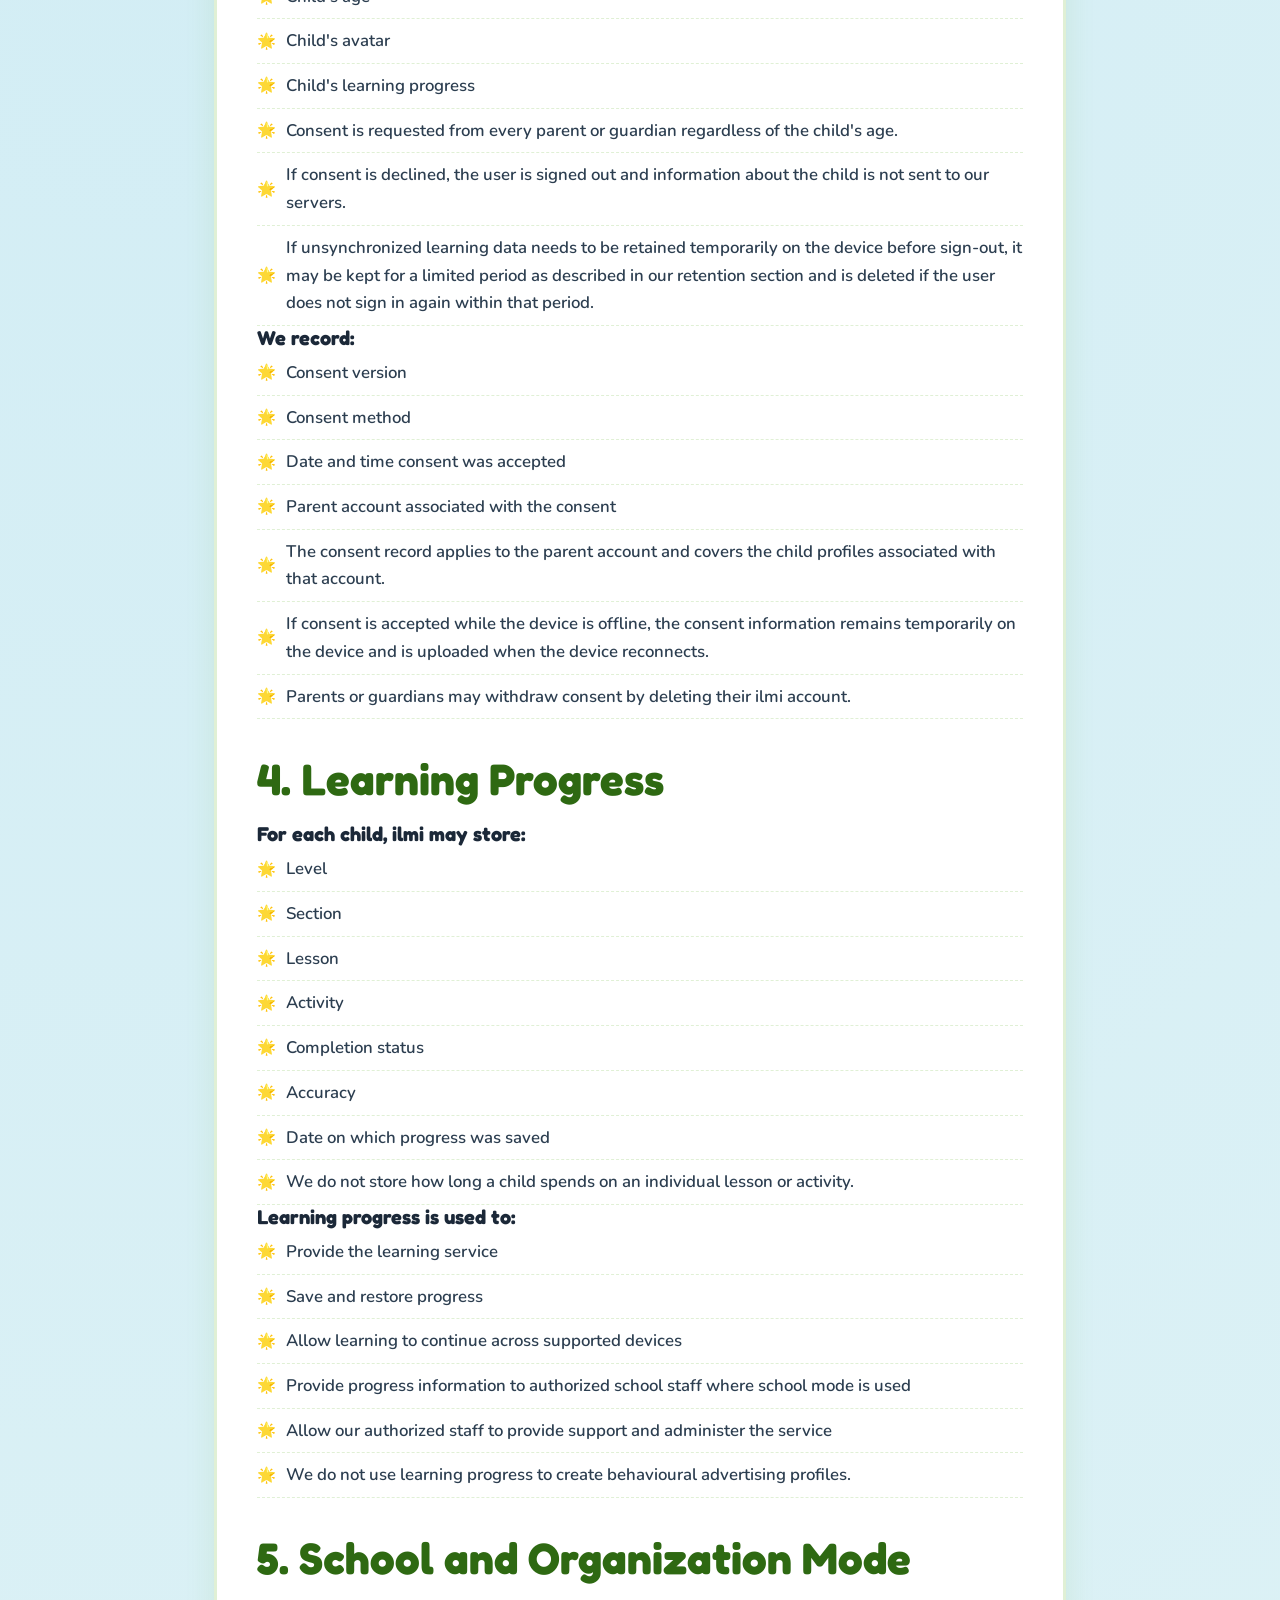
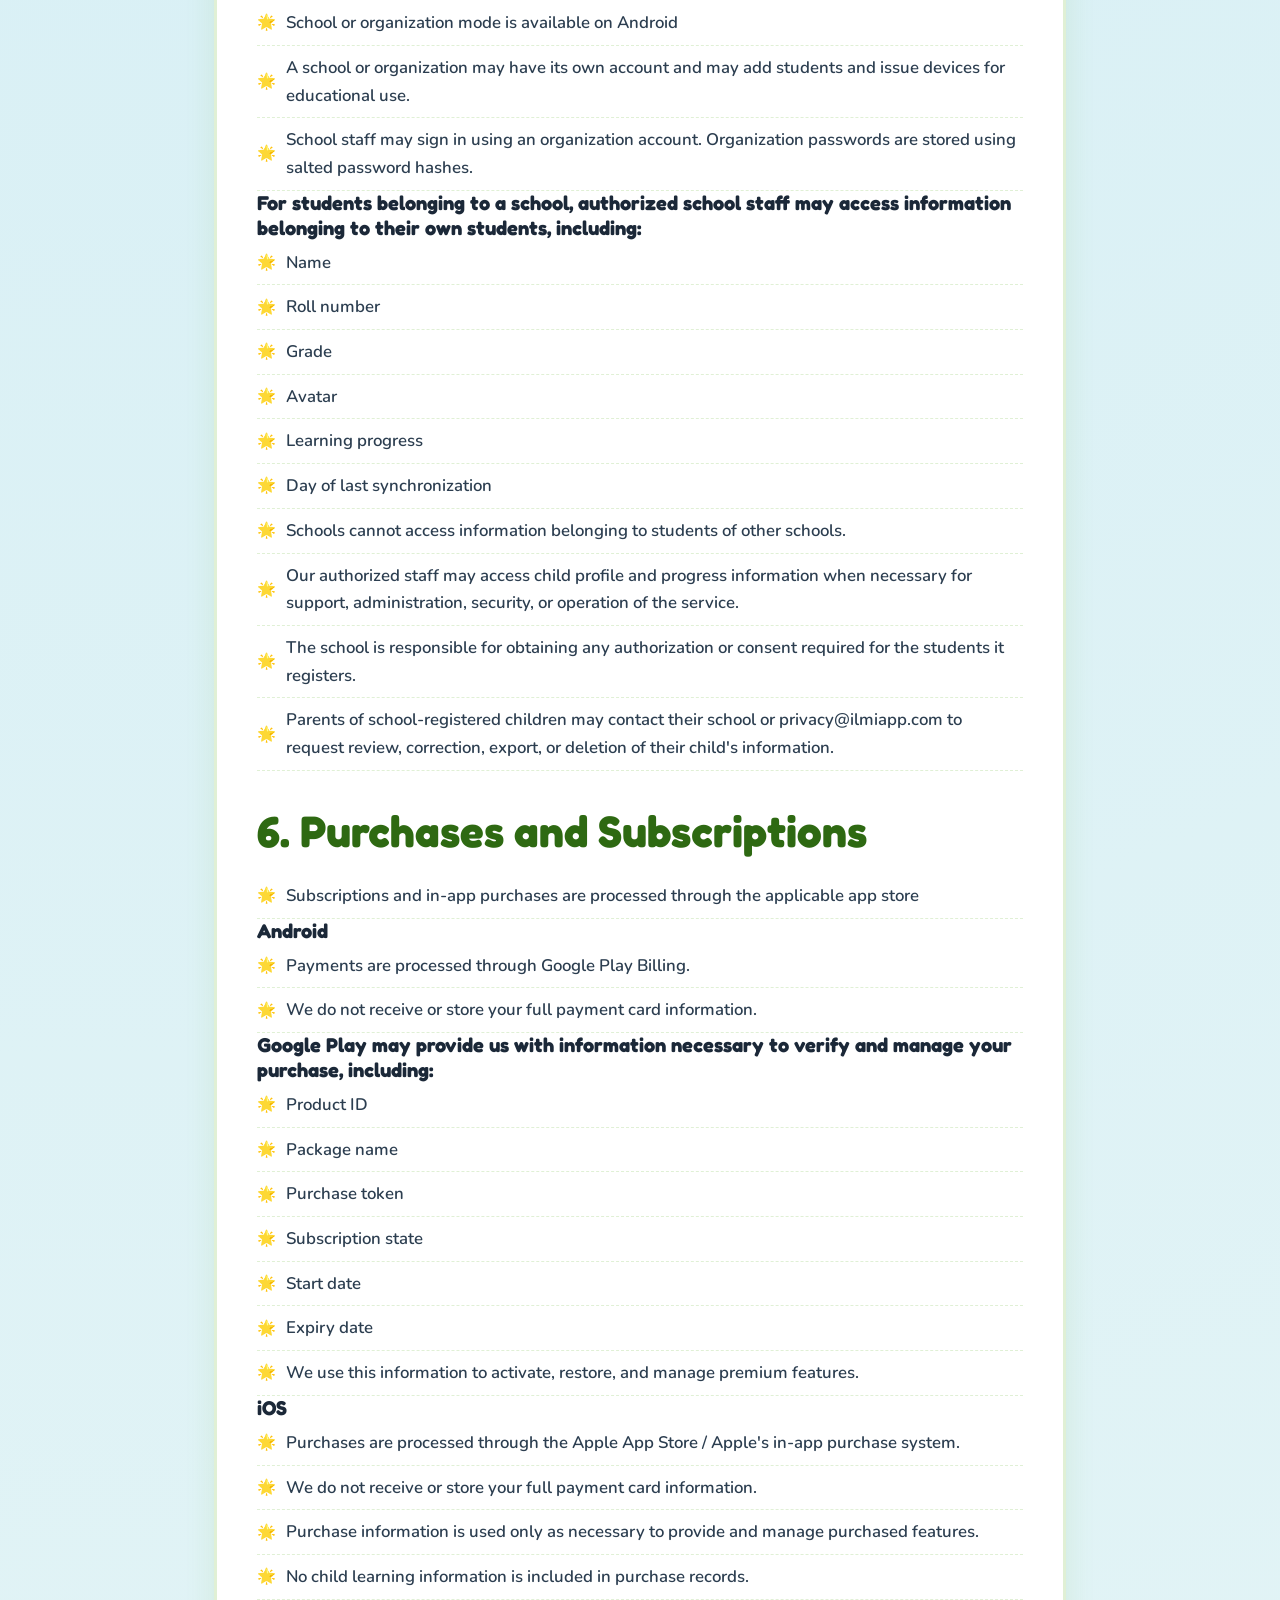
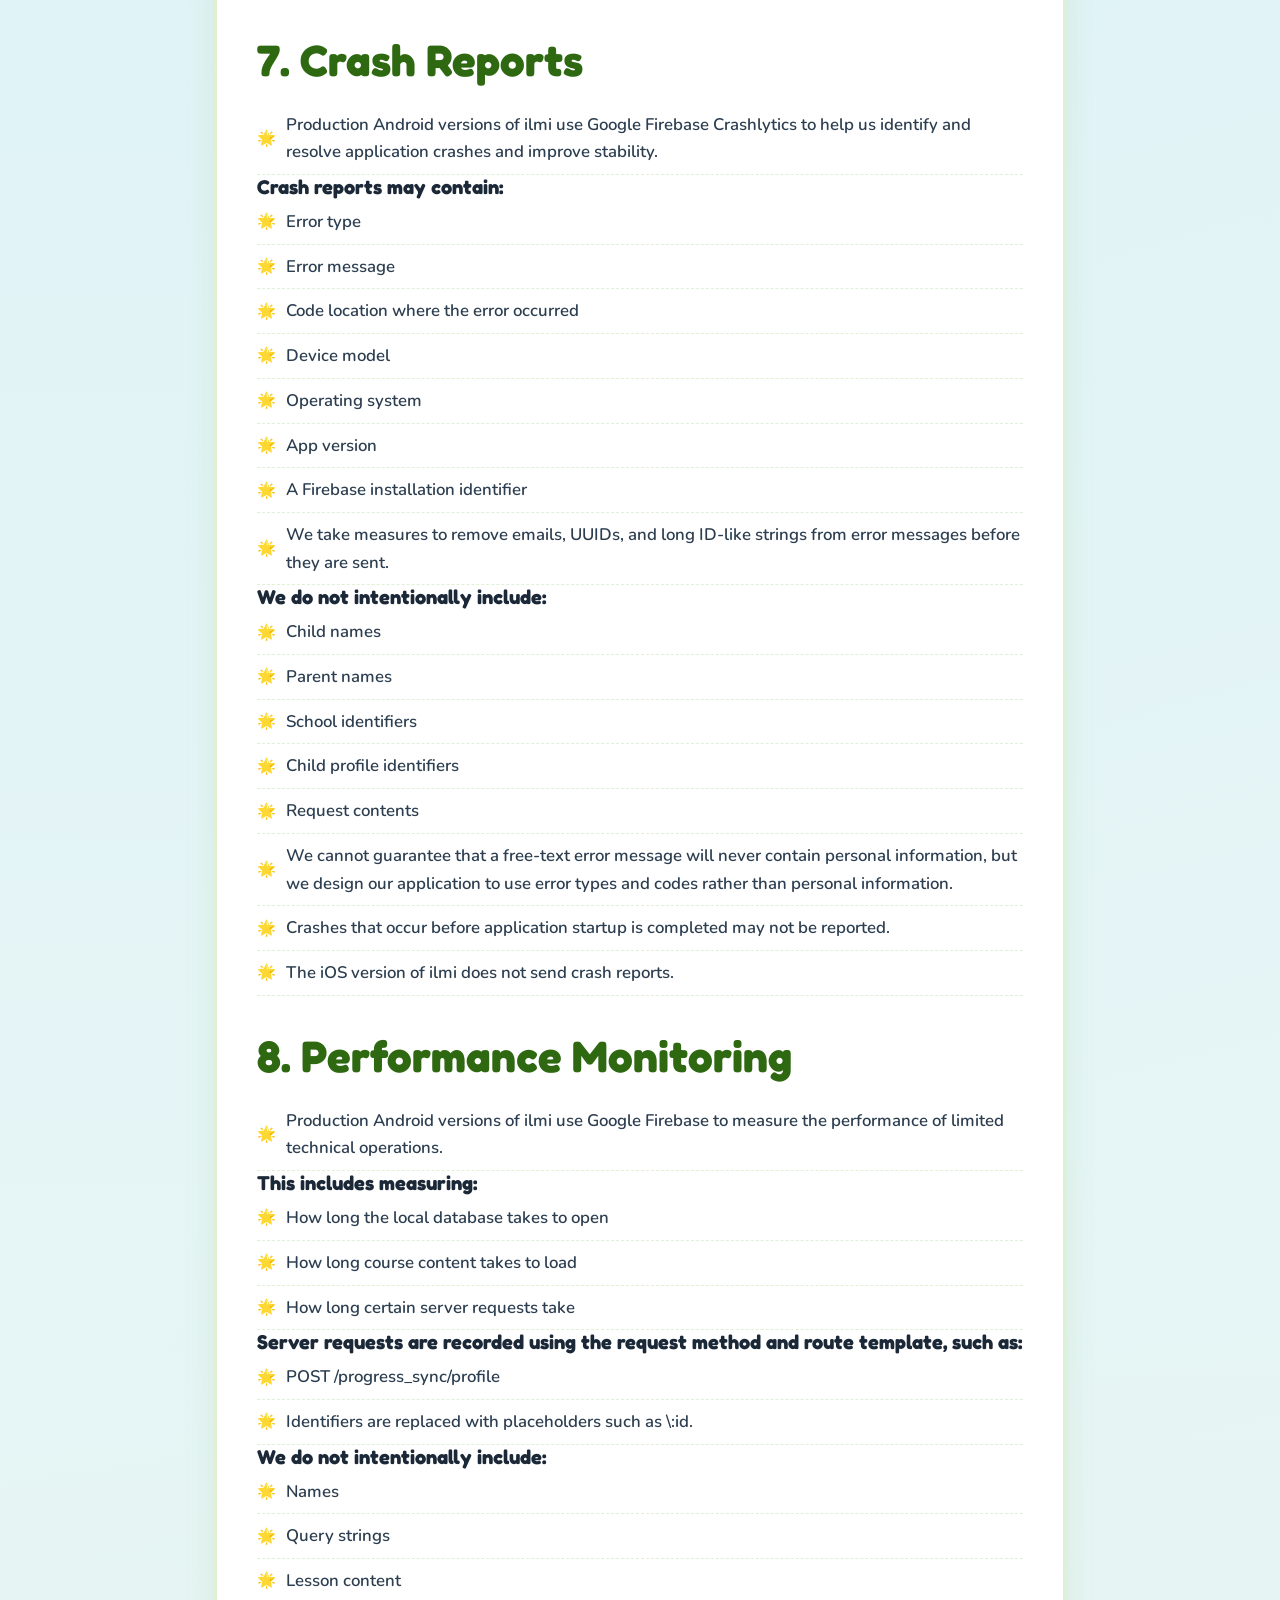
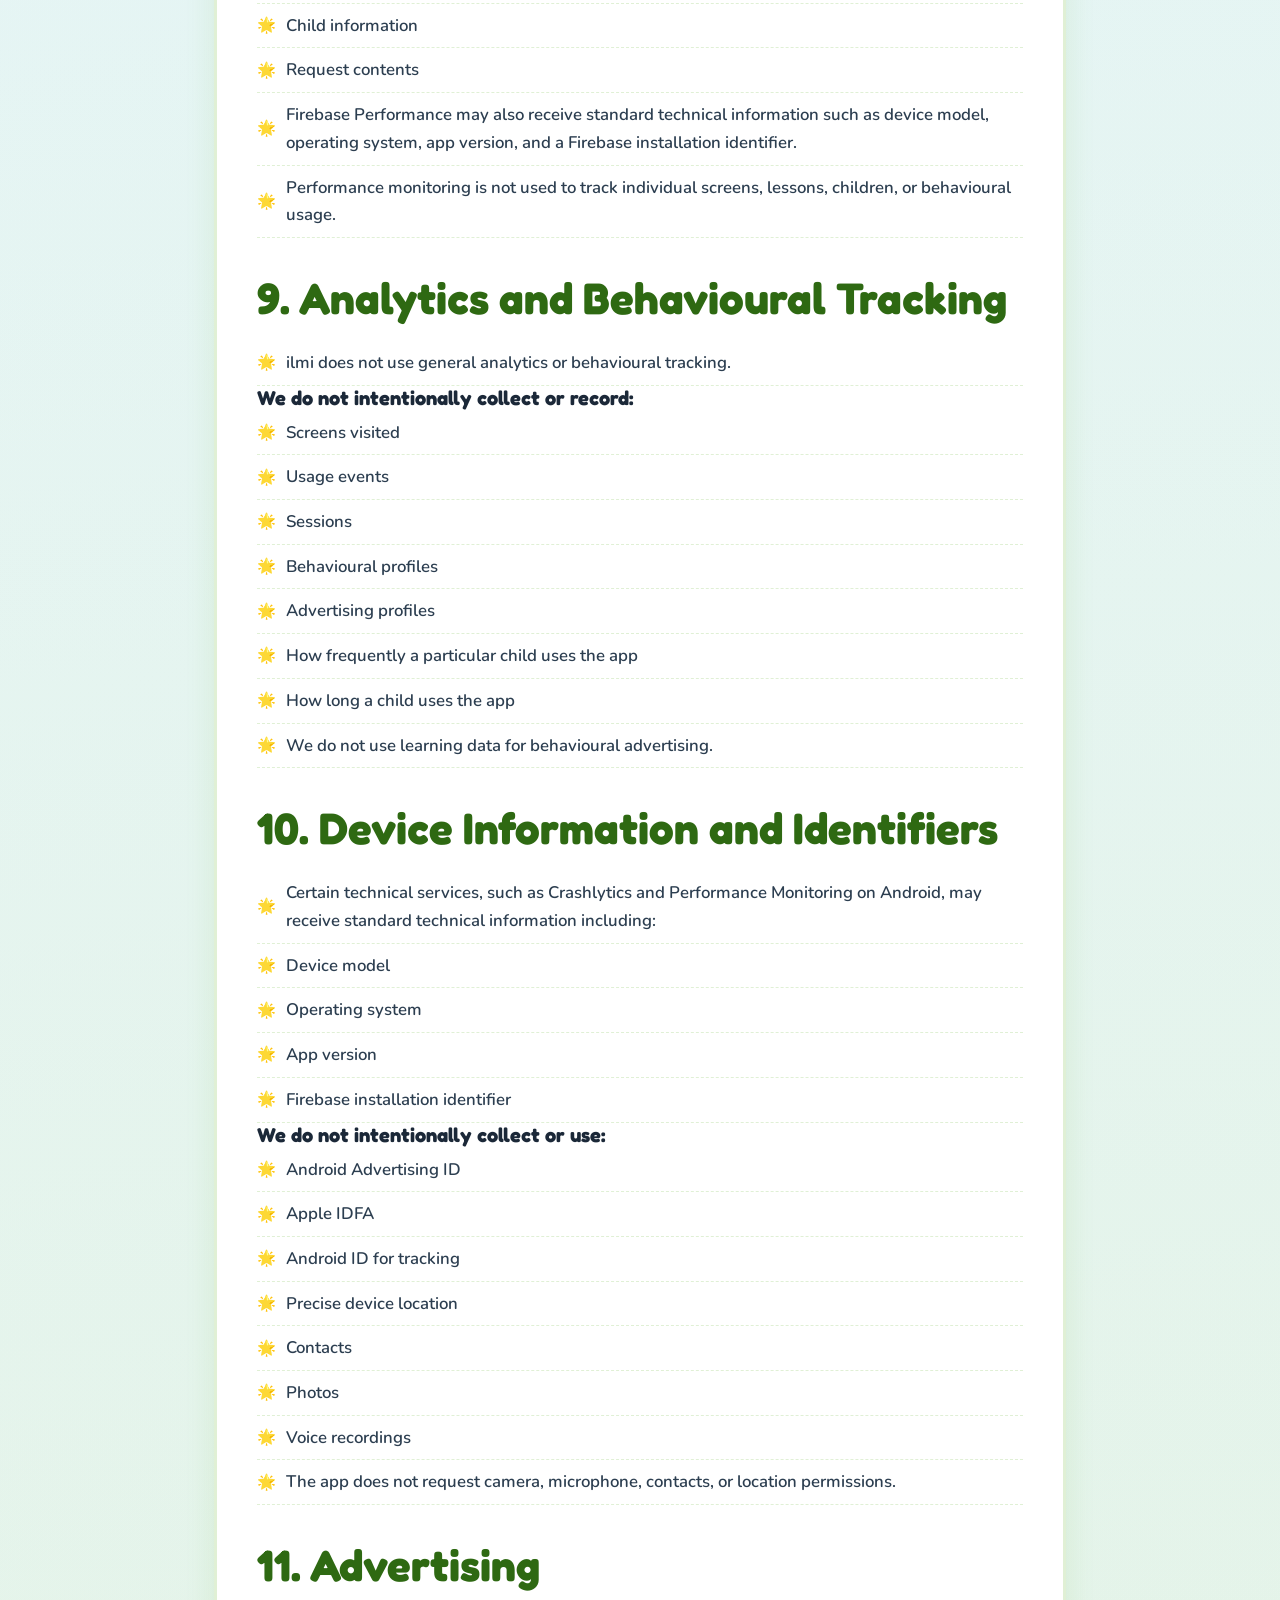
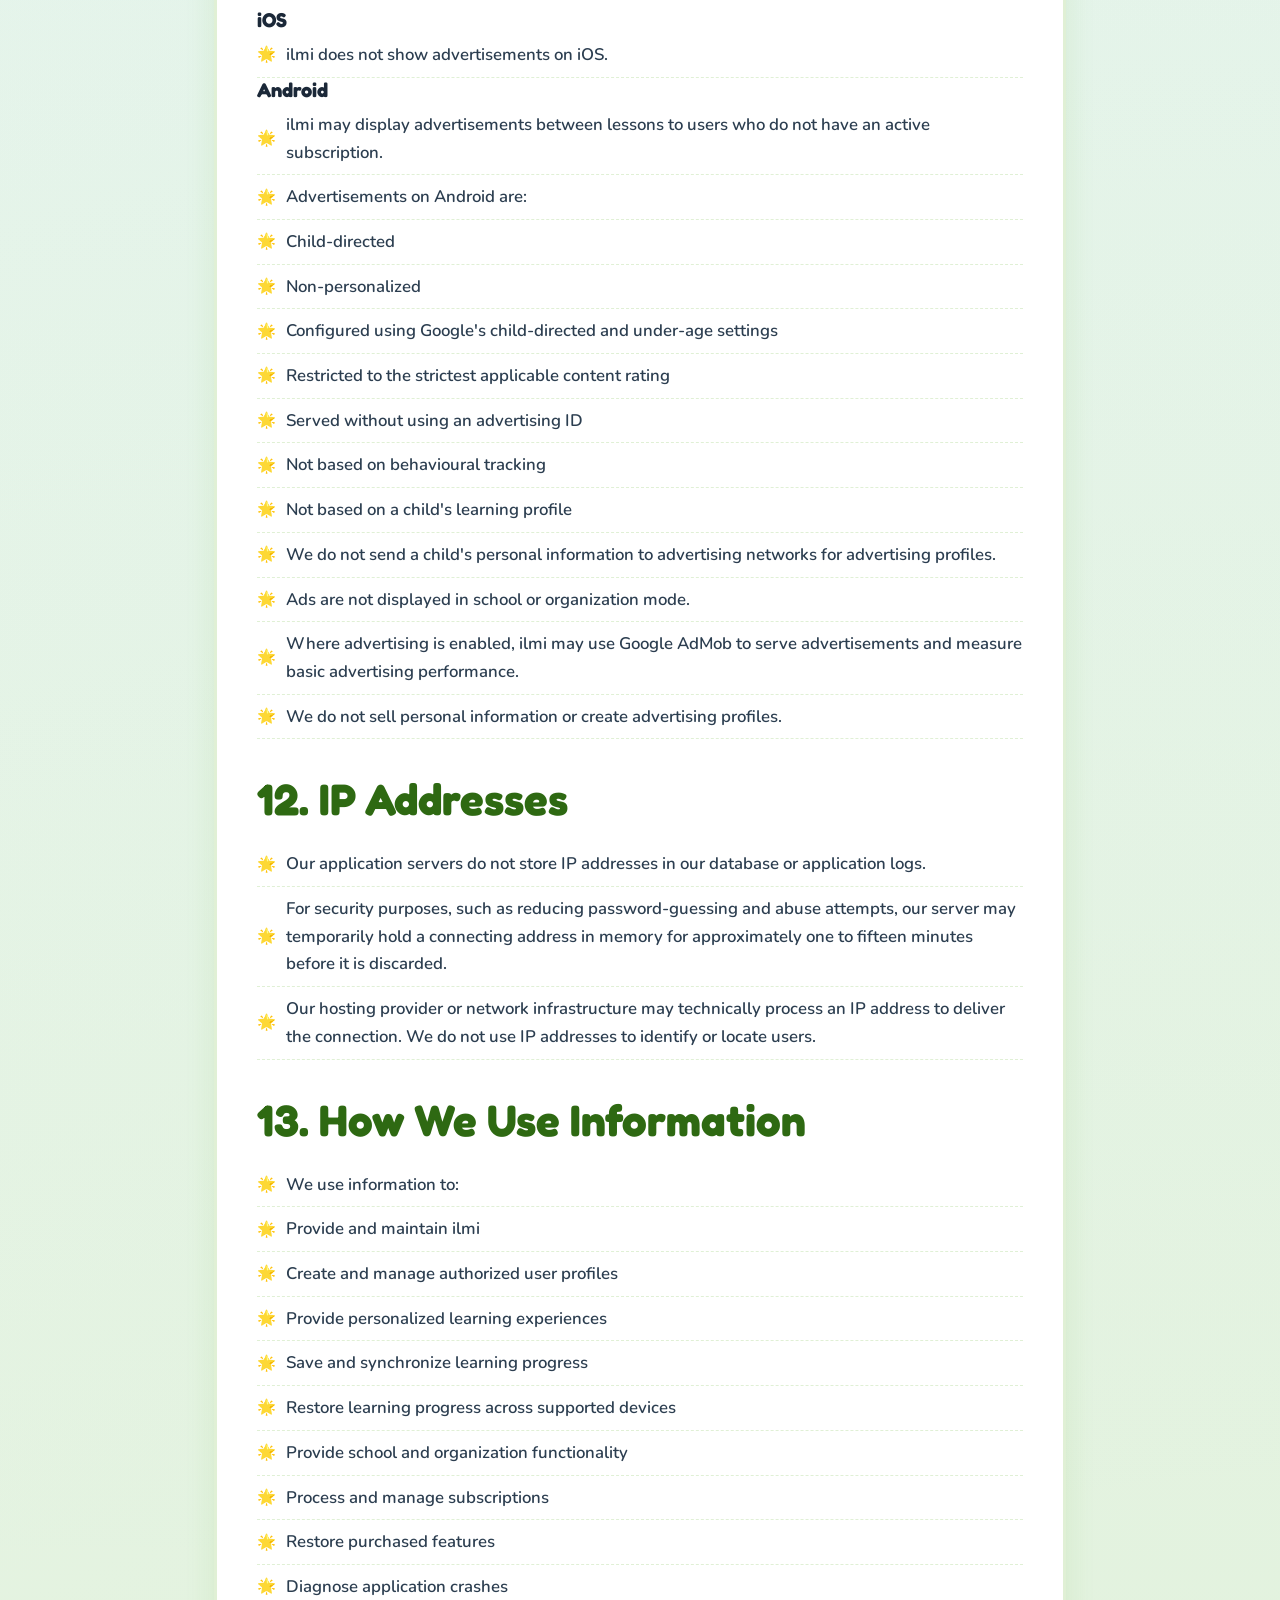
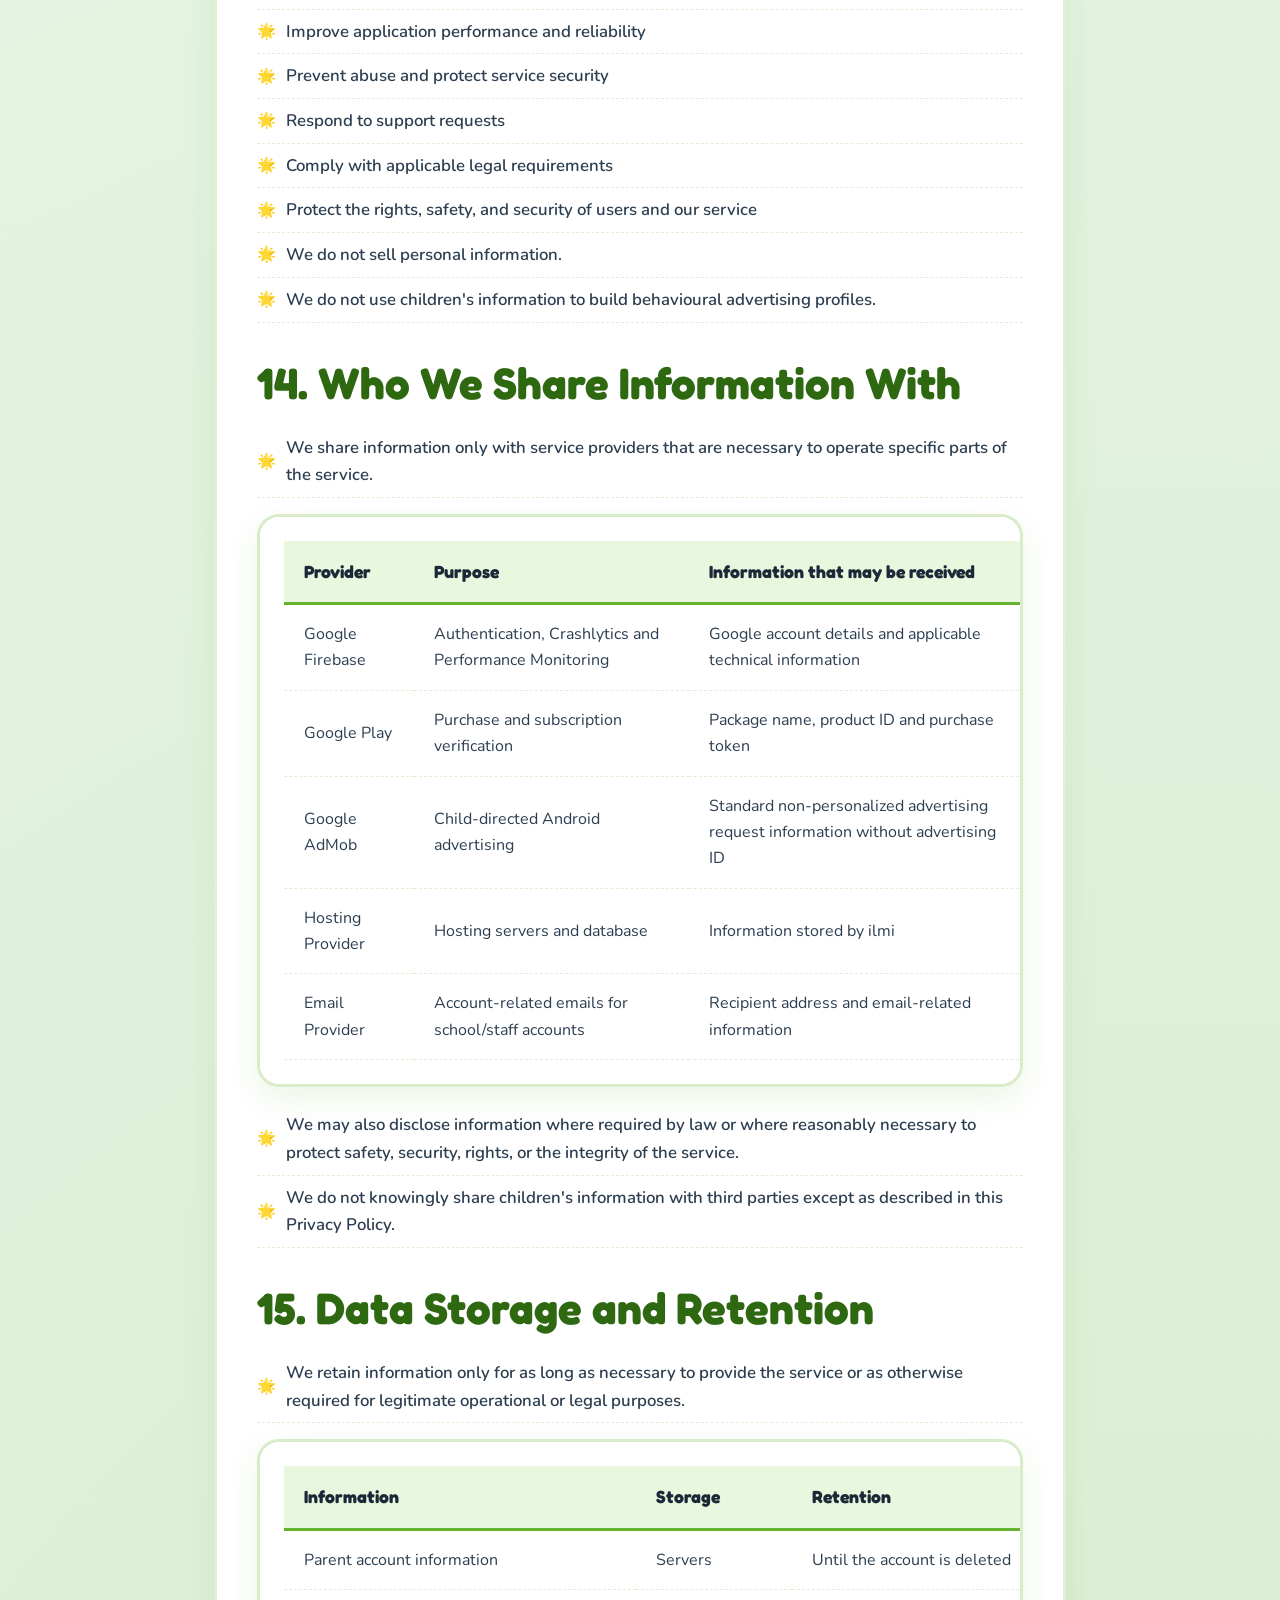
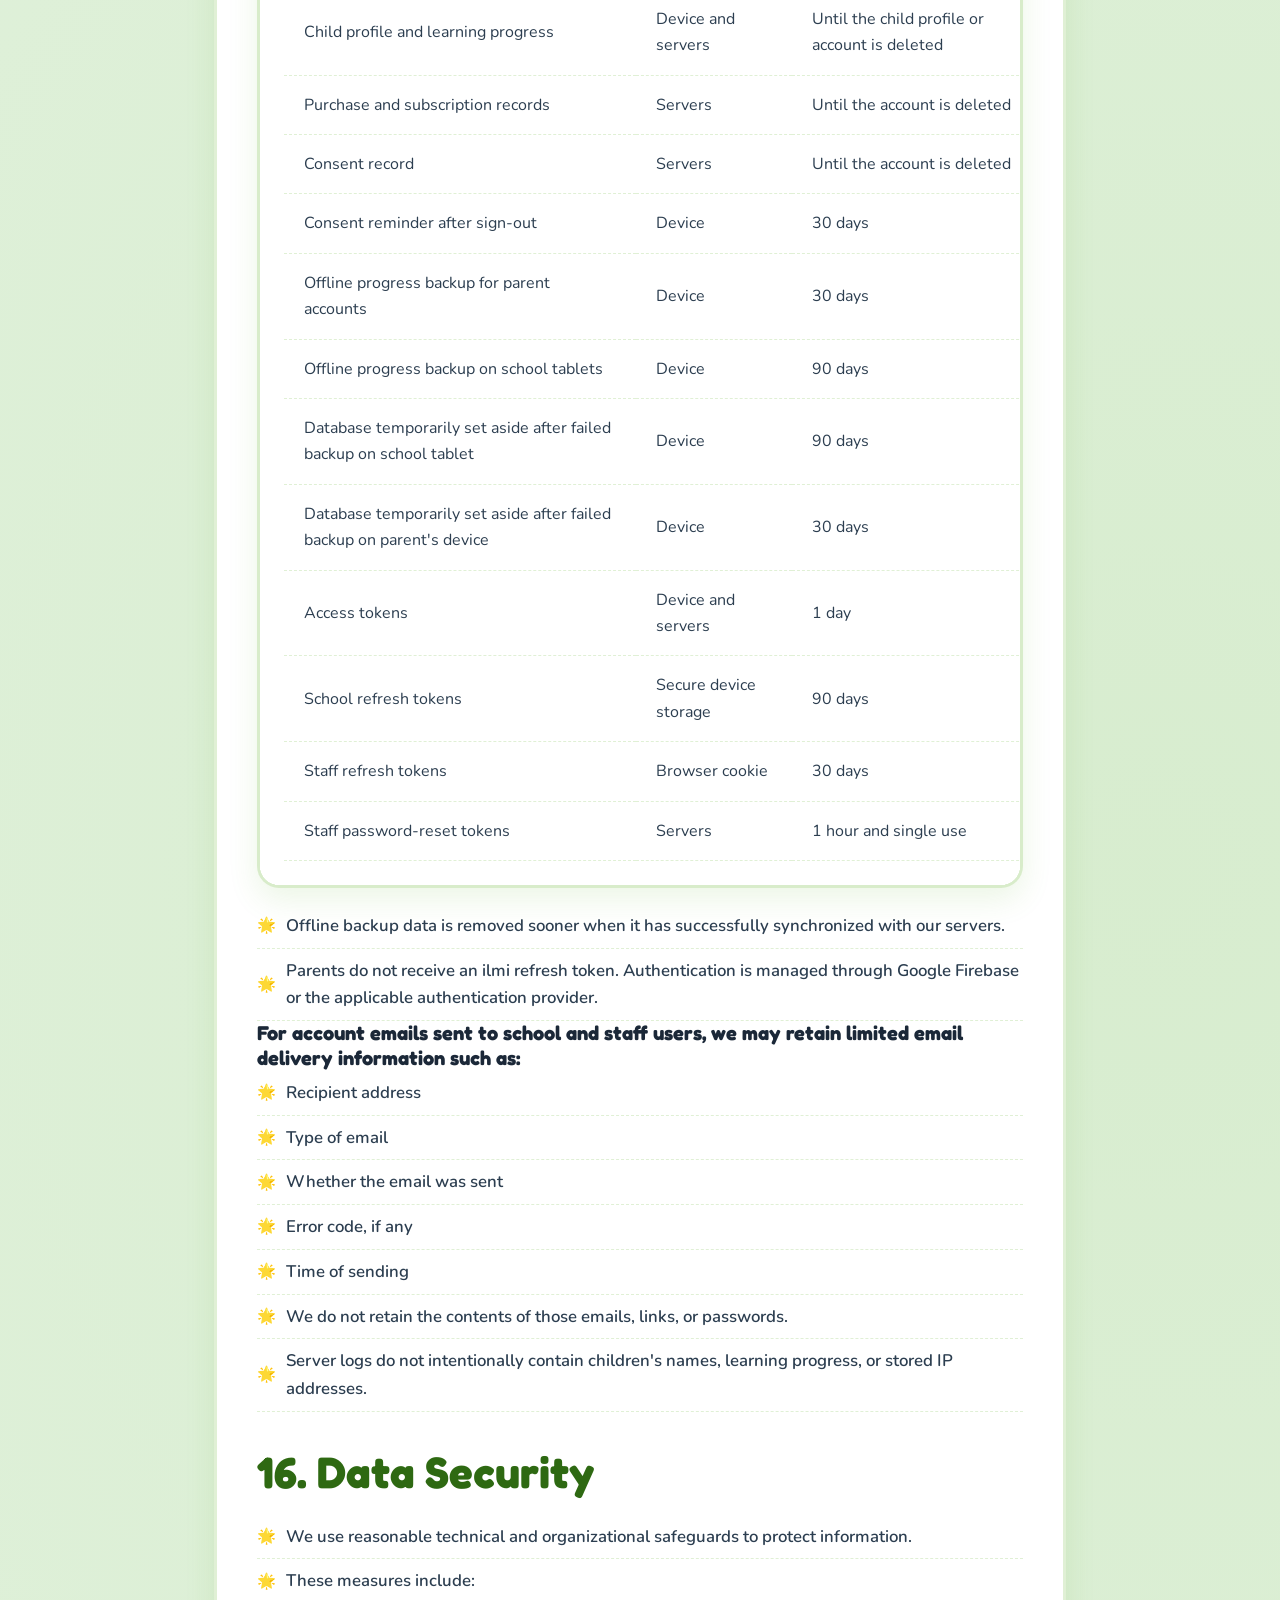
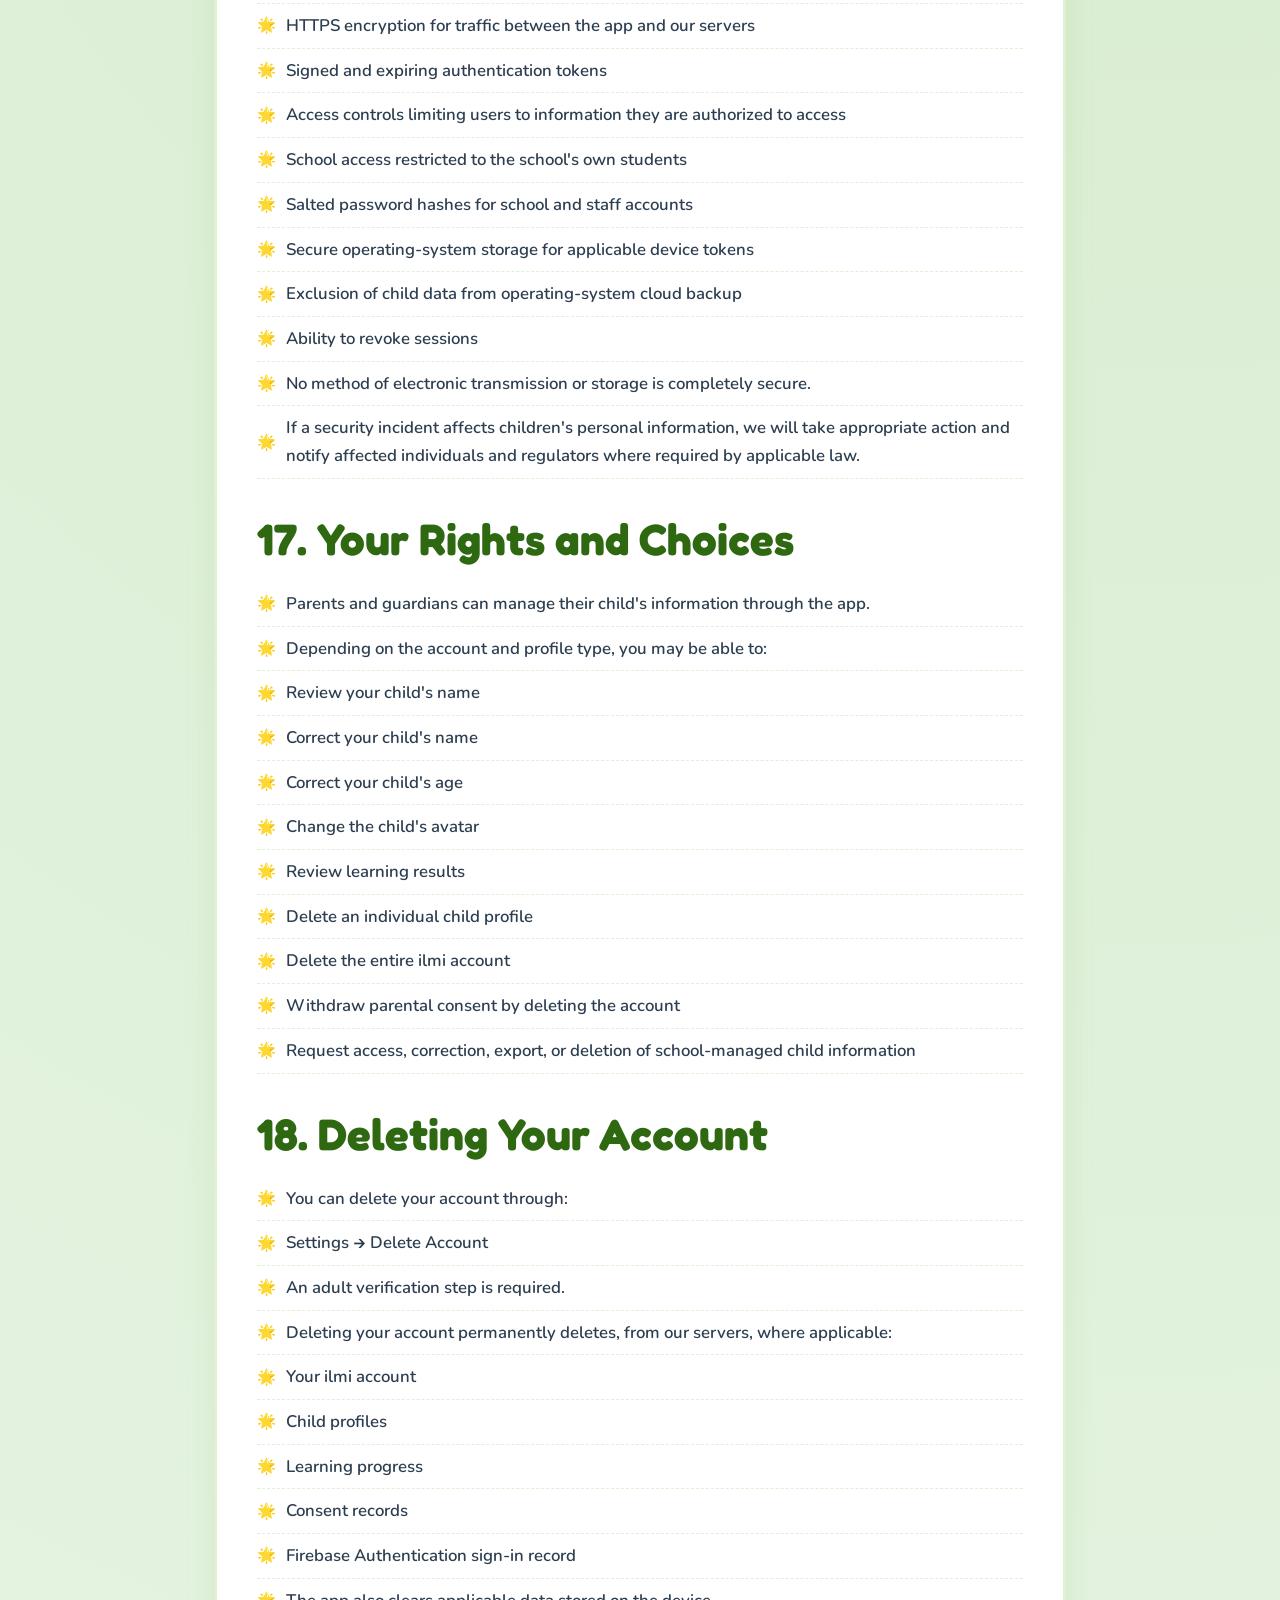
<file: privacy-policy.html>
<!doctype html>
<html lang="en">
  <head>
    <meta charset="UTF-8" />
    <meta name="viewport" content="width=device-width, initial-scale=1.0" />
    <meta
      name="description"
      content="Ilmi Privacy Policy - Learn about our strict student data protection standards, COPPA and GDPR compliance, and zero ad-tracking guarantee."
    />
    <title>Privacy Policy | Ilmi</title>

    <link rel="stylesheet" href="css/styles.css" />
    <link
      rel="icon"
      type="image/svg+xml"
      href="data:image/svg+xml,<svg xmlns='http://www.w3.org/2000/svg' viewBox='0 0 100 100'><text y='.9em' font-size='90'>🌳</text></svg>"
    />
  </head>
  <body>
    <!-- NAVIGATION HEADER -->
    <header class="header">
      <div class="container nav-container">
        <div class="logo-text-english">
          <img
            src="assets/ilmi_logo.svg"
            alt="ILMI Urdu Learning App Banner"
            class="logo-i2"
            width="120"
            height="120"
          />
        </div>

        <nav>
          <ul class="nav-links" id="navLinks">
            <li><a href="index.html">Home</a></li>
            <li><a href="methodology.html">Methodology</a></li>
            <li><a href="curriculum.html">Curriculum</a></li>
            <li><a href="user-guide.html">User Guide</a></li>
            <li><a href="faq.html">FAQ</a></li>
            <li>
              <a href="privacy-policy.html" class="active">Privacy Policy</a>
            </li>
            <li><a href="delete-account.html">Delete Account</a></li>
            <li class="nav-mobile-cta">
              <a href="index.html#download" class="btn btn-primary"
                >Get the App 🚀</a
              >
            </li>
          </ul>
        </nav>

        <div class="nav-actions">
          <a href="index.html#download" class="btn btn-primary nav-desktop-cta"
            >Get the App 🚀</a
          >
          <button
            class="mobile-toggle"
            id="mobileToggle"
            aria-label="Toggle Navigation"
          >
            ☰
          </button>
        </div>
      </div>
    </header>

    <!-- HERO SECTION -->
    <section class="hero-section">
      <div class="container">
        <div class="hero-content">
          <div class="badge">Student Safety Sanctuary</div>
          <h1 class="hero-title">
            Privacy Policy & <span class="text-gradient">Data Protection</span>
          </h1>
          <p class="hero-subtitle">
            Last updated: 6 October 2026. Your privacy and safety are paramount.
            Read our commitment to protecting student information.
          </p>
        </div>
      </div>
    </section>

    <!-- LEGAL CONTENT SECTION -->
    <section class="section-padding" style="padding-top: 1">
      <div class="container" style="max-width: 900px">
        <div class="glass-card" style="padding: 3.5rem 2.5rem">
          <h2 style="margin-bottom: 1rem; color: var(--meadow-green-dark)">
            Summary
          </h2>
          <ul class="topic-list" style="margin-bottom: 2rem">
            <li>
              ilmi is a child-directed educational app designed to help children
              learn through lessons, stories, tracing activities, games,
              quizzes, and interactive exercises.
            </li>
            <li>
              This Privacy Policy explains what information ilmi collects, why
              we collect it, how it is used and shared, how long it is retained,
              and the choices and rights available to parents, guardians,
              schools, and other users.
            </li>
            <li>
              ilmi is designed with children's privacy in mind. We do not sell
              personal information, do not create advertising profiles, and do
              not use children's information for behavioural advertising.
            </li>
            <li>
              If you purchase a subscription or in-app purchase, the transaction
              is handled by Google Play or the Apple App Store.
            </li>
          </ul>

          <h2 style="margin-bottom: 1rem; color: var(--meadow-green-dark)">
            1. Who We Are
          </h2>
          <ul class="topic-list" style="margin-bottom: 2rem">
            <li>
              ilmi is a learning application that teaches early-primary children
              through lessons, stories, tracing games, quizzes, and other
              interactive learning activities.
            </li>
            <li>
              The app may provide learning content in Urdu, Sindhi, English, and
              Punjabi.
            </li>
            <li>
              Learning progress can be synchronized with our secure backend
              servers so that a child can continue learning when using another
              supported device.
            </li>
          </ul>

          <h2 style="margin: 2rem 0 1rem 0; color: var(--meadow-green-dark)">
            2. Information We Collect
          </h2>
          <ul class="topic-list" style="margin-bottom: 2rem">
            <li>
              We collect only the information needed to provide, maintain,
              secure, and improve the ilmi service.
            </li>
          </ul>

          <h4>Child Information</h4>
          <ul class="topic-list" style="margin-bottom: 2rem">
            <p>
              When a child profile is created with appropriate parental consent,
              we may collect:
            </p>

            <li>
              Name or nickname — to display the child's profile and personalize
              the learning experience.
            </li>
            <li>
              Age — to appropriately organize the child's learning journey.
            </li>
            <li>
              Cartoon animal avatar — to help the child recognize their profile.
            </li>
            <li>
              Learning progress — including course, level, section, lesson and
              activity information.
            </li>
            <li>
              Results — including completion status, pass/fail status, scores,
              correct and total actions, and accuracy.
            </li>
            <li>
              Date progress was saved — we store the day on which progress was
              saved, not the time of day.
            </li>
            <h4>
              For children registered through a school or organization, the
              school may also provide information such as:
            </h4>
            <li>Roll number.</li>
            <li>Grade.</li>
            <p>
              The parent account flow in the app does not request all of these
              school-specific fields.
            </p>
            <h4>We do not intentionally collect a child's:</h4>
            <li>Precise location</li>
            <li>Photograph</li>
            <li>Voice recordings</li>
            <li>Contacts</li>
            <li>Camera or microphone data</li>
            <h4>Parent or Guardian Information</h4>
            <p>
              Parent sign-in is handled through Google Sign-In using Firebase
              Authentication on Android.
            </p>
            <p>We may receive and store:</p>
            <li>Parent's email address</li>
            <li>Parent's name, if available through the Google account</li>
            <li>Firebase user ID</li>
            <li>Time of the parent's last sign-in</li>
            <li>Purchase and subscription status</li>
            <li>We never receive or store your Google password</li>
            <li>
              The iOS version of ilmi is built separately and may use Sign in
              with Apple for authentication.
            </li>
            <li>
              Your Google or Apple account remains controlled by the respective
              provider. Deleting your ilmi account does not delete your Google
              or Apple account.
            </li>
          </ul>

          <h2 style="margin-bottom: 1rem; color: var(--meadow-green-dark)">
            3. Verifiable Parental Consent
          </h2>
          <ul class="topic-list" style="margin-bottom: 2rem">
            <li>
              Because ilmi is designed for children, we obtain parental or
              guardian consent before collecting and storing personal
              information about a child.
            </li>
            <li>
              After signing in, the parent or guardian is shown a consent screen
              before child information is collected.
            </li>
            <h4>
              The parent or guardian must confirm that they are the child's
              parent or legal guardian and consent to the collection and storage
              of:
            </h4>
            <li>Child's name</li>
            <li>Child's age</li>
            <li>Child's avatar</li>
            <li>Child's learning progress</li>
            <li>
              Consent is requested from every parent or guardian regardless of
              the child's age.
            </li>
            <li>
              If consent is declined, the user is signed out and information
              about the child is not sent to our servers.
            </li>
            <li>
              If unsynchronized learning data needs to be retained temporarily
              on the device before sign-out, it may be kept for a limited period
              as described in our retention section and is deleted if the user
              does not sign in again within that period.
            </li>
            <h4>We record:</h4>
            <li>Consent version</li>
            <li>Consent method</li>
            <li>Date and time consent was accepted</li>
            <li>Parent account associated with the consent</li>
            <li>
              The consent record applies to the parent account and covers the
              child profiles associated with that account.
            </li>
            <li>
              If consent is accepted while the device is offline, the consent
              information remains temporarily on the device and is uploaded when
              the device reconnects.
            </li>
            <li>
              Parents or guardians may withdraw consent by deleting their ilmi
              account.
            </li>
          </ul>
          <h2 style="margin-bottom: 1rem; color: var(--meadow-green-dark)">
            4. Learning Progress
          </h2>
          <ul class="topic-list" style="margin-bottom: 2rem">
            <h4>For each child, ilmi may store:</h4>
            <li>Level</li>
            <li>Section</li>
            <li>Lesson</li>
            <li>Activity</li>
            <li>Completion status</li>
            <li>Accuracy</li>
            <li>Date on which progress was saved</li>
            <li>
              We do not store how long a child spends on an individual lesson or
              activity.
            </li>
            <h4>Learning progress is used to:</h4>
            <li>Provide the learning service</li>
            <li>Save and restore progress</li>
            <li>Allow learning to continue across supported devices</li>
            <li>
              Provide progress information to authorized school staff where
              school mode is used
            </li>
            <li>
              Allow our authorized staff to provide support and administer the
              service
            </li>
            <li>
              We do not use learning progress to create behavioural advertising
              profiles.
            </li>
          </ul>
          <h2 style="margin-bottom: 1rem; color: var(--meadow-green-dark)">
            5. School and Organization Mode
          </h2>
          <ul class="topic-list" style="margin-bottom: 2rem">
            <li>School or organization mode is available on Android</li>
            <li>
              A school or organization may have its own account and may add
              students and issue devices for educational use.
            </li>
            <li>
              School staff may sign in using an organization account.
              Organization passwords are stored using salted password hashes.
            </li>
            <h4>
              For students belonging to a school, authorized school staff may
              access information belonging to their own students, including:
            </h4>
            <li>Name</li>
            <li>Roll number</li>
            <li>Grade</li>
            <li>Avatar</li>
            <li>Learning progress</li>
            <li>Day of last synchronization</li>
            <li>
              Schools cannot access information belonging to students of other
              schools.
            </li>
            <li>
              Our authorized staff may access child profile and progress
              information when necessary for support, administration, security,
              or operation of the service.
            </li>
            <li>
              The school is responsible for obtaining any authorization or
              consent required for the students it registers.
            </li>
            <li>
              Parents of school-registered children may contact their school or
              privacy@ilmiapp.com to request review, correction, export, or
              deletion of their child's information.
            </li>
          </ul>
          <h2 style="margin-bottom: 1rem; color: var(--meadow-green-dark)">
            6. Purchases and Subscriptions
          </h2>
          <ul class="topic-list" style="margin-bottom: 2rem">
            <li>
              Subscriptions and in-app purchases are processed through the
              applicable app store
            </li>
            <h4>Android</h4>
            <li>Payments are processed through Google Play Billing.</li>
            <li>
              We do not receive or store your full payment card information.
            </li>
            <h4>
              Google Play may provide us with information necessary to verify
              and manage your purchase, including:
            </h4>
            <li>Product ID</li>
            <li>Package name</li>
            <li>Purchase token</li>
            <li>Subscription state</li>
            <li>Start date</li>
            <li>Expiry date</li>
            <li>
              We use this information to activate, restore, and manage premium
              features.
            </li>
            <h4>iOS</h4>
            <li>
              Purchases are processed through the Apple App Store / Apple's
              in-app purchase system.
            </li>
            <li>
              We do not receive or store your full payment card information.
            </li>
            <li>
              Purchase information is used only as necessary to provide and
              manage purchased features.
            </li>
            <li>
              No child learning information is included in purchase records.
            </li>
          </ul>
          <h2 style="margin-bottom: 1rem; color: var(--meadow-green-dark)">
            7. Crash Reports
          </h2>
          <ul class="topic-list" style="margin-bottom: 2rem">
            <li>
              Production Android versions of ilmi use Google Firebase
              Crashlytics to help us identify and resolve application crashes
              and improve stability.
            </li>
            <h4>Crash reports may contain:</h4>
            <li>Error type</li>
            <li>Error message</li>
            <li>Code location where the error occurred</li>
            <li>Device model</li>
            <li>Operating system</li>
            <li>App version</li>
            <li>A Firebase installation identifier</li>
            <li>
              We take measures to remove emails, UUIDs, and long ID-like strings
              from error messages before they are sent.
            </li>
            <h4>We do not intentionally include:</h4>
            <li>Child names</li>
            <li>Parent names</li>
            <li>School identifiers</li>
            <li>Child profile identifiers</li>
            <li>Request contents</li>
            <li>
              We cannot guarantee that a free-text error message will never
              contain personal information, but we design our application to use
              error types and codes rather than personal information.
            </li>
            <li>
              Crashes that occur before application startup is completed may not
              be reported.
            </li>
            <li>The iOS version of ilmi does not send crash reports.</li>
          </ul>
          <h2 style="margin-bottom: 1rem; color: var(--meadow-green-dark)">
            8. Performance Monitoring
          </h2>
          <ul class="topic-list" style="margin-bottom: 2rem">
            <li>
              Production Android versions of ilmi use Google Firebase to measure
              the performance of limited technical operations.
            </li>
            <h4>This includes measuring:</h4>
            <li>How long the local database takes to open</li>
            <li>How long course content takes to load</li>
            <li>How long certain server requests take</li>
            <h4>
              Server requests are recorded using the request method and route
              template, such as:
            </h4>
            <li>POST /progress_sync/profile</li>
            <li>Identifiers are replaced with placeholders such as \:id.</li>
            <h4>We do not intentionally include:</h4>
            <li>Names</li>
            <li>Query strings</li>
            <li>Lesson content</li>
            <li>Child information</li>
            <li>Request contents</li>
            <li>
              Firebase Performance may also receive standard technical
              information such as device model, operating system, app version,
              and a Firebase installation identifier.
            </li>
            <li>
              Performance monitoring is not used to track individual screens,
              lessons, children, or behavioural usage.
            </li>
          </ul>
          <h2 style="margin-bottom: 1rem; color: var(--meadow-green-dark)">
            9. Analytics and Behavioural Tracking
          </h2>
          <ul class="topic-list" style="margin-bottom: 2rem">
            <li>
              ilmi does not use general analytics or behavioural tracking.
            </li>
            <h4>We do not intentionally collect or record:</h4>
            <li>Screens visited</li>
            <li>Usage events</li>
            <li>Sessions</li>
            <li>Behavioural profiles</li>
            <li>Advertising profiles</li>
            <li>How frequently a particular child uses the app</li>
            <li>How long a child uses the app</li>
            <li>We do not use learning data for behavioural advertising.</li>
          </ul>
          <h2 style="margin-bottom: 1rem; color: var(--meadow-green-dark)">
            10. Device Information and Identifiers
          </h2>
          <ul class="topic-list" style="margin-bottom: 2rem">
            <li>
              Certain technical services, such as Crashlytics and Performance
              Monitoring on Android, may receive standard technical information
              including:
            </li>
            <li>Device model</li>
            <li>Operating system</li>
            <li>App version</li>
            <li>Firebase installation identifier</li>
            <h4>We do not intentionally collect or use:</h4>
            <li>Android Advertising ID</li>
            <li>Apple IDFA</li>
            <li>Android ID for tracking</li>
            <li>Precise device location</li>
            <li>Contacts</li>
            <li>Photos</li>
            <li>Voice recordings</li>
            <li>
              The app does not request camera, microphone, contacts, or location
              permissions.
            </li>
          </ul>
          <h2 style="margin-bottom: 1rem; color: var(--meadow-green-dark)">
            11. Advertising
          </h2>
          <ul class="topic-list" style="margin-bottom: 2rem">
            <h4>iOS</h4>
            <li>ilmi does not show advertisements on iOS.</li>
            <h4>Android</h4>
            <li>
              ilmi may display advertisements between lessons to users who do
              not have an active subscription.
            </li>
            <li>Advertisements on Android are:</li>
            <li>Child-directed</li>
            <li>Non-personalized</li>
            <li>
              Configured using Google's child-directed and under-age settings
            </li>
            <li>Restricted to the strictest applicable content rating</li>
            <li>Served without using an advertising ID</li>
            <li>Not based on behavioural tracking</li>
            <li>Not based on a child's learning profile</li>
            <li>
              We do not send a child's personal information to advertising
              networks for advertising profiles.
            </li>
            <li>Ads are not displayed in school or organization mode.</li>
            <li>
              Where advertising is enabled, ilmi may use Google AdMob to serve
              advertisements and measure basic advertising performance.
            </li>
            <li>
              We do not sell personal information or create advertising
              profiles.
            </li>
          </ul>
          <h2 style="margin-bottom: 1rem; color: var(--meadow-green-dark)">
            12. IP Addresses
          </h2>
          <ul class="topic-list" style="margin-bottom: 2rem">
            <li>
              Our application servers do not store IP addresses in our database
              or application logs.
            </li>
            <li>
              For security purposes, such as reducing password-guessing and
              abuse attempts, our server may temporarily hold a connecting
              address in memory for approximately one to fifteen minutes before
              it is discarded.
            </li>
            <li>
              Our hosting provider or network infrastructure may technically
              process an IP address to deliver the connection. We do not use IP
              addresses to identify or locate users.
            </li>
          </ul>
          <h2 style="margin-bottom: 1rem; color: var(--meadow-green-dark)">
            13. How We Use Information
          </h2>
          <ul class="topic-list" style="margin-bottom: 2rem">
            <li>We use information to:</li>
            <li>Provide and maintain ilmi</li>
            <li>Create and manage authorized user profiles</li>
            <li>Provide personalized learning experiences</li>
            <li>Save and synchronize learning progress</li>
            <li>Restore learning progress across supported devices</li>
            <li>Provide school and organization functionality</li>
            <li>Process and manage subscriptions</li>
            <li>Restore purchased features</li>
            <li>Diagnose application crashes</li>
            <li>Improve application performance and reliability</li>
            <li>Prevent abuse and protect service security</li>
            <li>Respond to support requests</li>
            <li>Comply with applicable legal requirements</li>
            <li>
              Protect the rights, safety, and security of users and our service
            </li>
            <li>We do not sell personal information.</li>
            <li>
              We do not use children's information to build behavioural
              advertising profiles.
            </li>
          </ul>

          <h2 style="margin-bottom: 1rem; color: var(--meadow-green-dark)">
            14. Who We Share Information With
          </h2>
          <ul class="topic-list" style="margin-bottom: 1rem">
            <li>
              We share information only with service providers that are
              necessary to operate specific parts of the service.
            </li>
          </ul>
          <div class="standards-table-wrapper" style="margin-top: 0">
            <table class="standards-table">
              <thead>
                <tr>
                  <th>Provider</th>
                  <th>Purpose</th>
                  <th>Information that may be received</th>
                </tr>
              </thead>
              <tbody>
                <tr>
                  <td>Google Firebase</td>
                  <td>
                    Authentication, Crashlytics and Performance Monitoring
                  </td>
                  <td>
                    Google account details and applicable technical information
                  </td>
                </tr>
                <tr>
                  <td>Google Play</td>
                  <td>Purchase and subscription verification</td>
                  <td>Package name, product ID and purchase token</td>
                </tr>
                <tr>
                  <td>Google AdMob</td>
                  <td>Child-directed Android advertising</td>
                  <td>
                    Standard non-personalized advertising request information
                    without advertising ID
                  </td>
                </tr>
                <tr>
                  <td>Hosting Provider</td>
                  <td>Hosting servers and database</td>
                  <td>Information stored by ilmi</td>
                </tr>
                <tr>
                  <td>Email Provider</td>
                  <td>Account-related emails for school/staff accounts</td>
                  <td>Recipient address and email-related information</td>
                </tr>
              </tbody>
            </table>
          </div>
          <ul class="topic-list" style="margin: 1rem 0 2rem 0">
            <li>
              We may also disclose information where required by law or where
              reasonably necessary to protect safety, security, rights, or the
              integrity of the service.
            </li>
            <li>
              We do not knowingly share children's information with third
              parties except as described in this Privacy Policy.
            </li>
          </ul>

          <h2 style="margin-bottom: 1rem; color: var(--meadow-green-dark)">
            15. Data Storage and Retention
          </h2>
          <ul class="topic-list" style="margin-bottom: 1rem">
            <li>
              We retain information only for as long as necessary to provide the
              service or as otherwise required for legitimate operational or
              legal purposes.
            </li>
          </ul>
          <div class="standards-table-wrapper" style="margin-top: 0">
            <table class="standards-table">
              <thead>
                <tr>
                  <th>Information</th>
                  <th>Storage</th>
                  <th>Retention</th>
                </tr>
              </thead>
              <tbody>
                <tr>
                  <td>Parent account information</td>
                  <td>Servers</td>
                  <td>Until the account is deleted</td>
                </tr>
                <tr>
                  <td>Child profile and learning progress</td>
                  <td>Device and servers</td>
                  <td>Until the child profile or account is deleted</td>
                </tr>
                <tr>
                  <td>Purchase and subscription records</td>
                  <td>Servers</td>
                  <td>Until the account is deleted</td>
                </tr>
                <tr>
                  <td>Consent record</td>
                  <td>Servers</td>
                  <td>Until the account is deleted</td>
                </tr>
                <tr>
                  <td>Consent reminder after sign-out</td>
                  <td>Device</td>
                  <td>30 days</td>
                </tr>
                <tr>
                  <td>Offline progress backup for parent accounts</td>
                  <td>Device</td>
                  <td>30 days</td>
                </tr>
                <tr>
                  <td>Offline progress backup on school tablets</td>
                  <td>Device</td>
                  <td>90 days</td>
                </tr>
                <tr>
                  <td>
                    Database temporarily set aside after failed backup on school
                    tablet
                  </td>
                  <td>Device</td>
                  <td>90 days</td>
                </tr>
                <tr>
                  <td>
                    Database temporarily set aside after failed backup on
                    parent's device
                  </td>
                  <td>Device</td>
                  <td>30 days</td>
                </tr>
                <tr>
                  <td>Access tokens</td>
                  <td>Device and servers</td>
                  <td>1 day</td>
                </tr>
                <tr>
                  <td>School refresh tokens</td>
                  <td>Secure device storage</td>
                  <td>90 days</td>
                </tr>
                <tr>
                  <td>Staff refresh tokens</td>
                  <td>Browser cookie</td>
                  <td>30 days</td>
                </tr>
                <tr>
                  <td>Staff password-reset tokens</td>
                  <td>Servers</td>
                  <td>1 hour and single use</td>
                </tr>
              </tbody>
            </table>
          </div>
          <ul class="topic-list" style="margin: 1rem 0 2rem 0">
            <li>
              Offline backup data is removed sooner when it has successfully
              synchronized with our servers.
            </li>
            <li>
              Parents do not receive an ilmi refresh token. Authentication is
              managed through Google Firebase or the applicable authentication
              provider.
            </li>
            <h4>
              For account emails sent to school and staff users, we may retain
              limited email delivery information such as:
            </h4>
            <li>Recipient address</li>
            <li>Type of email</li>
            <li>Whether the email was sent</li>
            <li>Error code, if any</li>
            <li>Time of sending</li>
            <li>
              We do not retain the contents of those emails, links, or
              passwords.
            </li>
            <li>
              Server logs do not intentionally contain children's names,
              learning progress, or stored IP addresses.
            </li>
          </ul>

          <h2 style="margin-bottom: 1rem; color: var(--meadow-green-dark)">
            16. Data Security
          </h2>
          <ul class="topic-list" style="margin-bottom: 2rem">
            <li>
              We use reasonable technical and organizational safeguards to
              protect information.
            </li>
            <li>These measures include:</li>
            <li>
              HTTPS encryption for traffic between the app and our servers
            </li>
            <li>Signed and expiring authentication tokens</li>
            <li>
              Access controls limiting users to information they are authorized
              to access
            </li>
            <li>School access restricted to the school's own students</li>
            <li>Salted password hashes for school and staff accounts</li>
            <li>
              Secure operating-system storage for applicable device tokens
            </li>
            <li>Exclusion of child data from operating-system cloud backup</li>
            <li>Ability to revoke sessions</li>
            <li>
              No method of electronic transmission or storage is completely
              secure.
            </li>
            <li>
              If a security incident affects children's personal information, we
              will take appropriate action and notify affected individuals and
              regulators where required by applicable law.
            </li>
          </ul>

          <h2 style="margin-bottom: 1rem; color: var(--meadow-green-dark)">
            17. Your Rights and Choices
          </h2>
          <ul class="topic-list" style="margin-bottom: 2rem">
            <li>
              Parents and guardians can manage their child's information through
              the app.
            </li>
            <li>
              Depending on the account and profile type, you may be able to:
            </li>
            <li>Review your child's name</li>
            <li>Correct your child's name</li>
            <li>Correct your child's age</li>
            <li>Change the child's avatar</li>
            <li>Review learning results</li>
            <li>Delete an individual child profile</li>
            <li>Delete the entire ilmi account</li>
            <li>Withdraw parental consent by deleting the account</li>
            <li>
              Request access, correction, export, or deletion of school-managed
              child information
            </li>
          </ul>

          <h2 style="margin-bottom: 1rem; color: var(--meadow-green-dark)">
            18. Deleting Your Account
          </h2>
          <ul class="topic-list" style="margin-bottom: 2rem">
            <li>You can delete your account through:</li>
            <li>Settings → Delete Account</li>
            <li>An adult verification step is required.</li>
            <li>
              Deleting your account permanently deletes, from our servers, where
              applicable:
            </li>
            <li>Your ilmi account</li>
            <li>Child profiles</li>
            <li>Learning progress</li>
            <li>Consent records</li>
            <li>Firebase Authentication sign-in record</li>
            <li>The app also clears applicable data stored on the device.</li>
            <li>
              An internet connection is required for account deletion to be
              completed on our servers.
            </li>
            <li>
              Deleting your ilmi account does not delete your Google or Apple
              account.
            </li>
            <li>
              Copies of information contained in backups maintained by our
              hosting provider may remain temporarily until those backups
              expire.
            </li>
          </ul>

          <h2 style="margin-bottom: 1rem; color: var(--meadow-green-dark)">
            19. School-Managed Profiles
          </h2>
          <ul class="topic-list" style="margin-bottom: 2rem">
            <li>
              For children registered through a school, the school controls the
              student record.
            </li>
            <li>
              The school administrator can delete an individual student or the
              organization's student data.
            </li>
            <li>Parents of school-registered children may also contact:</li>
            <li>info@itretina.com</li>
            <li>
              to request review, correction, export, or deletion of their
              child's information.
            </li>
            <li>We aim to respond to such requests within 30 days.</li>
          </ul>

          <h2 style="margin-bottom: 1rem; color: var(--meadow-green-dark)">
            20. Children's Privacy
          </h2>
          <ul class="topic-list" style="margin-bottom: 2rem">
            <li>
              ilmi is designed for children and is intended to be used with
              parental, guardian, or school supervision.
            </li>
            <li>
              We obtain verifiable parental consent before collecting personal
              information from a child through the parent flow.
            </li>
            <li>
              We collect only information reasonably necessary to provide the
              educational service.
            </li>
            <li>Children cannot independently:</li>
            <li>Make purchases</li>
            <li>Change protected settings</li>
            <li>Delete account data</li>
            <li>without the applicable adult verification process.</li>
            <li>We do not intentionally collect a child's:</li>
            <li>Voice</li>
            <li>Photograph</li>
            <li>Precise location</li>
            <li>Contacts</li>
            <li>Camera or microphone data</li>
            <li>
              If you believe that a child has provided personal information
              directly to us in a way that was not intended or authorized,
              please contact us at:
            </li>
            <li>info@itretina.com</li>
            <li>
              We will review the request and delete information where required
              by applicable law.
            </li>
          </ul>

          <h2 style="margin-bottom: 1rem; color: var(--meadow-green-dark)">
            21. Offline Use and Synchronization
          </h2>
          <ul class="topic-list" style="margin-bottom: 2rem">
            <li>
              ilmi's learning content is designed to support offline learning
              after the required initial setup.
            </li>
            <li>
              Depending on the account and features being used, an internet
              connection may be required for:
            </li>
            <li>Sign-in</li>
            <li>Creating or accessing an account</li>
            <li>Parental consent synchronization</li>
            <li>Initial setup</li>
            <li>Synchronizing learning progress</li>
            <li>Restoring progress on another device</li>
            <li>Subscription verification</li>
            <li>Account deletion</li>
            <li>
              Lessons, stories, games, tracing activities, and other downloaded
              learning content can continue to work offline where supported.
            </li>
            <li>
              When an internet connection becomes available, applicable learning
              progress can synchronize with our secure backend.
            </li>
          </ul>

          <h2 style="margin-bottom: 1rem; color: var(--meadow-green-dark)">
            22. Information You Provide to Support
          </h2>
          <ul class="topic-list" style="margin-bottom: 2rem">
            <li>
              If you contact us directly, we may receive information that you
              voluntarily provide in your support request.
            </li>
            <li>We use this information only to:</li>
            <li>Respond to your request</li>
            <li>Investigate technical issues</li>
            <li>Provide customer support</li>
            <li>Address privacy or deletion requests</li>
            <li>Protect the security of the service</li>
            <li>
              If a child has provided personal information directly through a
              support interaction, please notify us so that we can review and
              delete it where appropriate.
            </li>
          </ul>

          <h2 style="margin-bottom: 1rem; color: var(--meadow-green-dark)">
            23. Your Privacy Choices
          </h2>
          <ul class="topic-list" style="margin-bottom: 2rem">
            <li>You may:</li>
            <li>Manage applicable device privacy settings</li>
            <li>
              Control available advertising and privacy settings through your
              device
            </li>
            <li>Choose whether to use premium features</li>
            <li>Delete child profiles</li>
            <li>Delete your ilmi account</li>
            <li>
              Request deletion of information submitted directly through support
            </li>
            <li>Contact us regarding privacy concerns</li>
            <li>
              Uninstalling the app generally removes locally stored app data
              from the device, subject to the operating system's behavior.
              Uninstalling the app does not automatically delete server-side
              account information. To delete server-side account information,
              use Settings → Delete Account or contact us where applicable.
            </li>
          </ul>

          <h2 style="margin-bottom: 1rem; color: var(--meadow-green-dark)">
            24. International and Regional Privacy Rights
          </h2>
          <ul class="topic-list" style="margin-bottom: 2rem">
            <li>
              We aim to comply with applicable privacy and children's data
              protection requirements.
            </li>
            <li>
              If you are located in the European Economic Area (EEA) or United
              Kingdom and believe that your personal information has been
              handled unlawfully, you may have the right to lodge a complaint
              with your applicable data protection authority.
            </li>
            <li>
              Parents and guardians may also contact us directly regarding
              privacy requests.
            </li>
          </ul>

          <h2 style="margin-bottom: 1rem; color: var(--meadow-green-dark)">
            25. Changes to This Privacy Policy
          </h2>
          <ul class="topic-list" style="margin-bottom: 2rem">
            <li>We may update this Privacy Policy from time to time.</li>
            <li>
              When we make changes, we will update the Last updated date at the
              beginning of this policy.
            </li>
            <li>
              If a change materially affects what information we collect or how
              we use it, we will take appropriate steps to obtain consent again
              where required.
            </li>
            <li>
              If you do not agree with an updated policy, you may stop using
              ilmi and delete your account.
            </li>
          </ul>

          <h2 style="margin-bottom: 1rem; color: var(--meadow-green-dark)">
            26. Contact Us
          </h2>
          <ul class="topic-list" style="margin-bottom: 2rem">
            <li>
              For privacy questions, children's privacy requests, data access,
              correction, export, or deletion requests, contact:
            </li>
            <li>Email: info@itretina.com</li>
            <li>In the app: Settings → Delete Account</li>
            <li>Postal address: To be added</li>
            <li>
              If you have a concern about a child's information, please clearly
              identify the request as a Children's Privacy Request where
              appropriate.
            </li>
          </ul>
        </div>
      </div>
    </section>

    <!-- FOOTER -->
    <footer class="footer">
      <div class="container">
        <div class="footer-grid">
          <div class="footer-brand">
            <a href="index.html" class="logo-wood">
              <div class="logo-text-english">
                <img
                  src="assets/ilmi_logo.svg"
                  alt="ILMI Urdu Learning App Banner"
                  class="logo-i2"
                  width="120"
                  height="120"
                />
              </div>
            </a>
            <p>
              Empowering children worldwide with joyful, adaptive mother-tongue
              learning tools built on cognitive science.
            </p>
          </div>

          <div class="footer-col">
            <h4>Navigation</h4>
            <ul>
              <li><a href="index.html">Home</a></li>
              <li><a href="methodology.html">Methodology</a></li>
              <li><a href="curriculum.html">Curriculum</a></li>
              <li><a href="user-guide.html">User Guide</a></li>
            </ul>
          </div>

          <div class="footer-col">
            <h4>Resources</h4>
            <ul>
              <li><a href="faq.html">FAQ</a></li>
              <li><a href="privacy-policy.html">Privacy Policy</a></li>
              <li><a href="user-guide.html#parent-guide">Parent Guide</a></li>
            </ul>
          </div>

          <div class="footer-col">
            <h4>Contact Us</h4>
            <ul>
              <li><a href="#">info@itretina.com</a></li>
            </ul>
          </div>
        </div>

        <div class="footer-bottom">
          <p>&copy; 2026 IlmiApp.com. All rights reserved.</p>
          <p>Built with ❤️ for curious minds everywhere.</p>
        </div>
      </div>
    </footer>

    <script src="js/main.js"></script>
  </body>
</html>
</file>
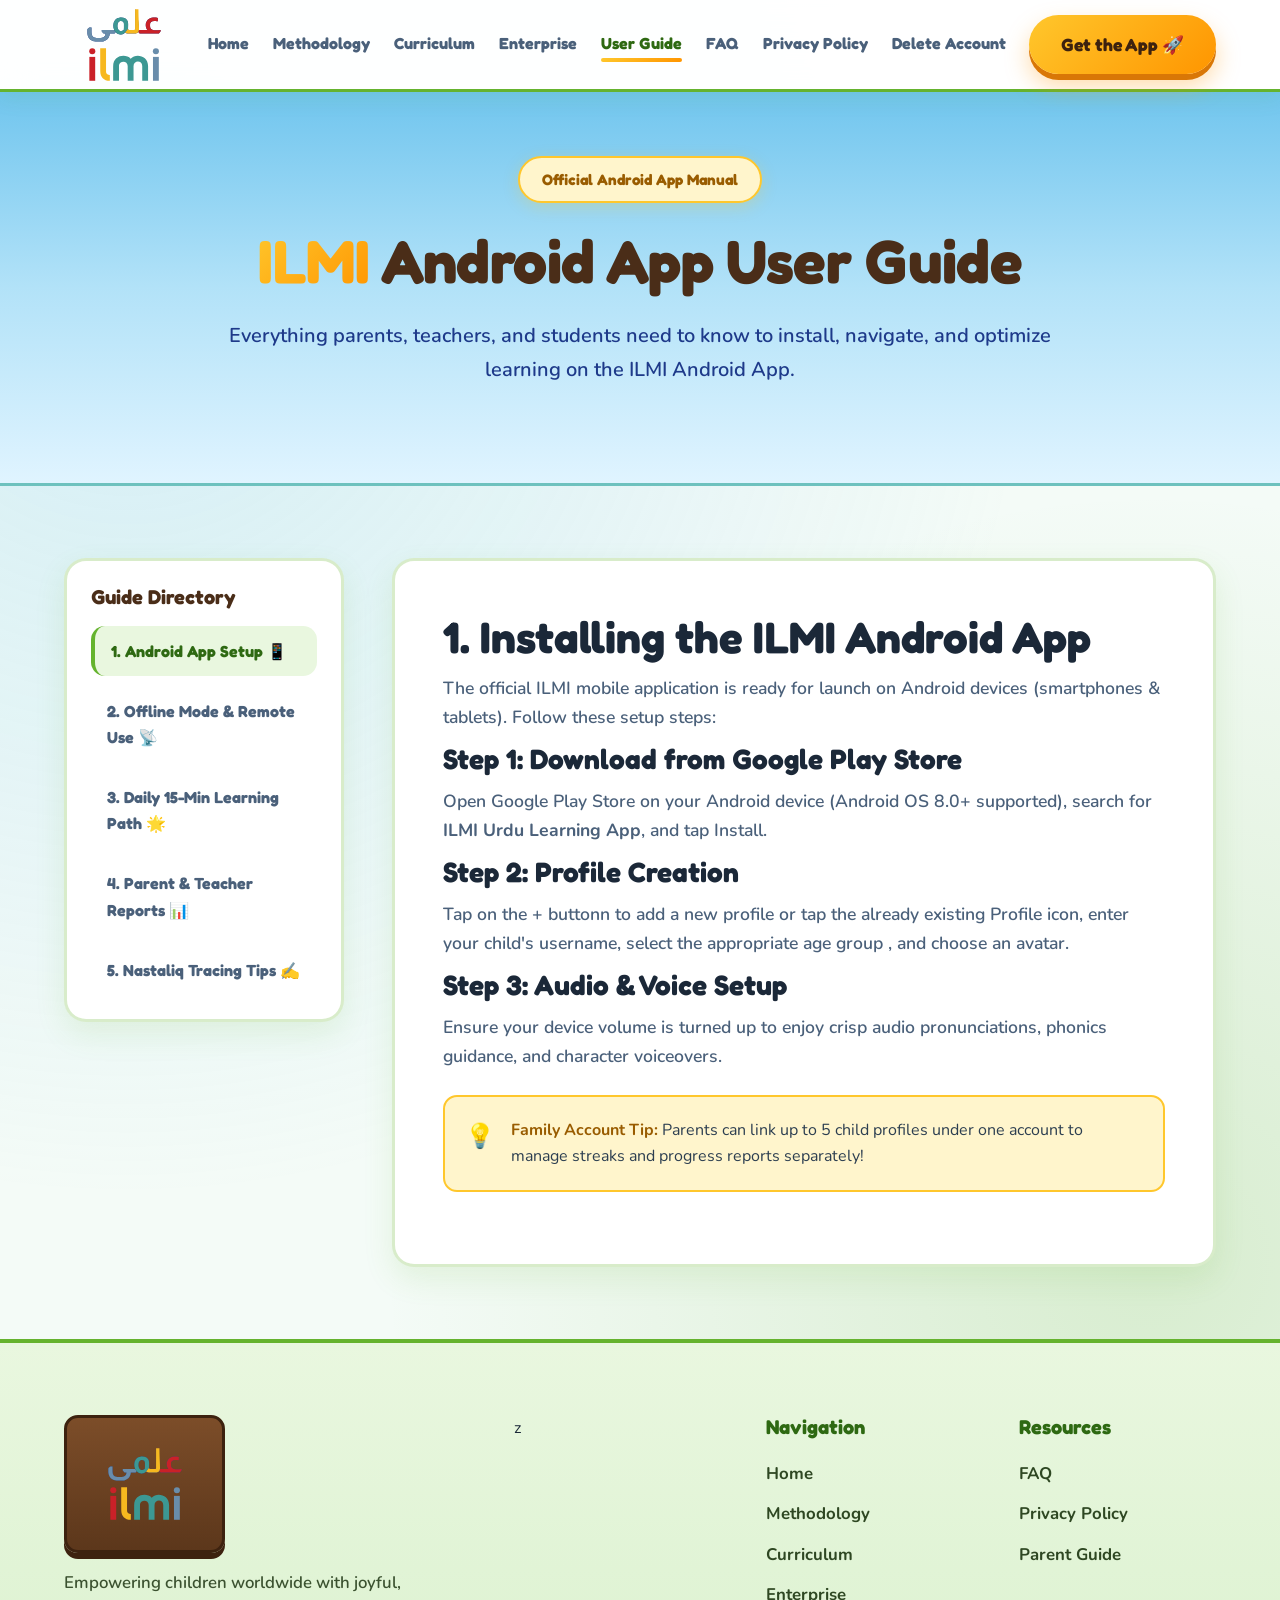
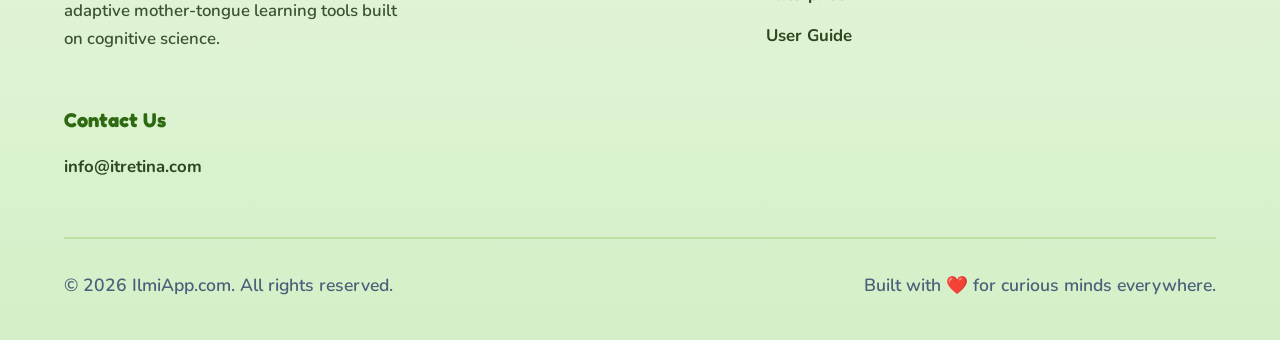
<file: user-guide.html>
<!doctype html>
<html lang="en">
  <head>
    <meta charset="UTF-8" />
    <meta name="viewport" content="width=device-width, initial-scale=1.0" />
    <meta
      name="description"
      content="ILMI Android App User Guide & Manual - Step-by-step instructions for installing the app, offline unit downloads, profile creation, parent dashboards, and Nastaliq tracing."
    />
    <title>User Guide & Android App Manual | ILMI</title>

    <link rel="stylesheet" href="css/styles.css" />
    <link
      rel="icon"
      type="image/svg+xml"
      href="data:image/svg+xml,<svg xmlns='http://www.w3.org/2000/svg' viewBox='0 0 100 100'><text y='.9em' font-size='90'>🌳</text></svg>"
    />
  </head>
  <body>
    <!-- NAVIGATION HEADER -->
    <header class="header">
      <div class="container nav-container">
        <div class="logo-text-english">
          <img
            src="assets/ilmi_logo.svg"
            alt="ILMI Urdu Learning App Banner"
            class="logo-i2"
            width="120"
            height="120"
          />
        </div>

        <nav>
          <ul class="nav-links" id="navLinks">
            <li><a href="index.html">Home</a></li>
            <li><a href="methodology.html">Methodology</a></li>
            <li><a href="curriculum.html">Curriculum</a></li>
            <li><a href="enterprise.html">Enterprise</a></li>
            <li><a href="user-guide.html" class="active">User Guide</a></li>
            <li><a href="faq.html">FAQ</a></li>
            <li><a href="privacy-policy.html">Privacy Policy</a></li>
            <li><a href="delete-account.html">Delete Account</a></li>
            <li class="nav-mobile-cta">
              <a href="index.html#download" class="btn btn-primary"
                >Get the App 🚀</a
              >
            </li>
          </ul>
        </nav>

        <div class="nav-actions">
          <a href="index.html#download" class="btn btn-primary nav-desktop-cta"
            >Get the App 🚀</a
          >
          <button
            class="mobile-toggle"
            id="mobileToggle"
            aria-label="Toggle Navigation"
          >
            ☰
          </button>
        </div>
      </div>
    </header>

    <!-- HERO SECTION -->
    <section class="hero-section">
      <div class="container">
        <div class="hero-content">
          <div class="badge">Official Android App Manual</div>
          <h1 class="hero-title">
            <span class="text-gradient">ILMI</span> Android App User Guide
          </h1>
          <p class="hero-subtitle">
            Everything parents, teachers, and students need to know to install,
            navigate, and optimize learning on the ILMI Android App.
          </p>
        </div>
      </div>
    </section>

    <!-- MAIN GUIDE SECTION WITH SIDEBAR -->
    <section class="section-padding" style="padding-top: 1">
      <div class="container">
        <div class="guide-layout">
          <!-- SIDEBAR NAVIGATION -->
          <aside class="guide-sidebar">
            <h4 style="margin-bottom: 1rem; color: var(--wood-brown-dark)">
              Guide Directory
            </h4>
            <ul class="guide-nav">
              <li>
                <a href="#getting-started" class="active"
                  >1. Android App Setup 📱</a
                >
              </li>
              <li>
                <a href="#offline-mode">2. Offline Mode & Remote Use 📡</a>
              </li>
              <li>
                <a href="#daily-routine">3. Daily 15-Min Learning Path 🌟</a>
              </li>
              <li>
                <a href="#parent-guide">4. Parent & Teacher Reports 📊</a>
              </li>
              <li><a href="#tracing-tips">5. Nastaliq Tracing Tips ✍️</a></li>
            </ul>
          </aside>

          <!-- CONTENT PANELS -->
          <main class="guide-content">
            <!-- ARTICLE 1: GETTING STARTED -->
            <article class="guide-article" id="getting-started">
              <h2>1. Installing the ILMI Android App</h2>
              <p style="padding-top: 10px">
                The official ILMI mobile application is ready for launch on
                Android devices (smartphones & tablets). Follow these setup
                steps:
              </p>

              <h3 style="padding-top: 10px">
                Step 1: Download from Google Play Store
              </h3>
              <p style="padding-top: 10px">
                Open Google Play Store on your Android device (Android OS 8.0+
                supported), search for <strong>ILMI Urdu Learning App</strong>,
                and tap Install.
              </p>

              <h3 style="padding-top: 10px">Step 2: Profile Creation</h3>
              <p style="padding-top: 10px">
                Tap on the + buttonn to add a new profile or tap the already
                existing Profile icon, enter your child's username, select the
                appropriate age group , and choose an avatar.
              </p>

              <h3 style="padding-top: 10px">Step 3: Audio & Voice Setup</h3>
              <p style="padding-top: 10px">
                Ensure your device volume is turned up to enjoy crisp audio
                pronunciations, phonics guidance, and character voiceovers.
              </p>

              <div class="tip-box">
                <span style="font-size: 1.5rem">💡</span>
                <div>
                  <strong>Family Account Tip:</strong> Parents can link up to 5
                  child profiles under one account to manage streaks and
                  progress reports separately!
                </div>
              </div>
            </article>

            <!-- ARTICLE 2: OFFLINE MODE -->
            <article
              class="guide-article"
              id="offline-mode"
              style="display: none"
            >
              <h2>2. Offline Mode for Remote & Community Use</h2>
              <p>
                ILMI is designed with an offline-first approach, ensuring
                children can continue learning anytime, anywhere—even in areas
                with limited or no internet connectivity.
              </p>

              <h3>How It Works</h3>
              <ol
                style="
                  margin-left: 1.5rem;
                  color: var(--text-muted);
                  line-height: 1.8;
                "
              >
                <li>
                  An internet connection is required only for the initial Google
                  Sign-In, profile creation, and first-time app setup.
                </li>
                <li>
                  Once set up, all learning activities, stories, games, and
                  lessons are fully accessible offline.
                </li>
                <li>
                  Student progress is automatically saved on the device during
                  offline use.
                </li>
                <li>
                  Whenever an internet connection becomes available, ILMI
                  seamlessly synchronizes progress, achievements, and learning
                  data with secure backend servers.
                </li>
                <li>
                  If a device is replaced, reset, or the user signs in again,
                  previously synchronized data is securely restored, allowing
                  children to continue learning from where they left off.
                </li>
              </ol>
            </article>

            <!-- ARTICLE 3: DAILY ROUTINE -->
            <article
              class="guide-article"
              id="daily-routine"
              style="display: none"
            >
              <h2>3. The 15-Minute Daily Learning Path</h2>
              <p>
                Lessons are organized as doorways and steps along a colorful
                learning path map:
              </p>
              <ul class="topic-list">
                <li>
                  <strong>Step 1 (Warm-Up):</strong> 3-minute quick review of
                  previous letters.
                </li>
                <li>
                  <strong>Step 2 (Phonics & Tracing):</strong> Interactive
                  Nastaliq letter tracing (<span class="nastaliq-text"
                    >حروف ٹریسنگ</span
                  >).
                </li>
                <li>
                  <strong>Step 3 (Drag-and-Blend):</strong> CVC word building
                  with audio voiceover.
                </li>
                <li>
                  <strong>Step 4 (Story & Quiz):</strong> Animated storybook
                  reading with touchable answer bubbles.
                </li>
              </ul>
            </article>

            <!-- ARTICLE 4: PARENT & TEACHER DASHBOARDS -->
            <article
              class="guide-article"
              id="parent-guide"
              style="display: none"
            >
              <h2>4. Parent & Teacher Progress Reports</h2>
              <p>
                Track each child's learning journey through detailed progress
                reports, including completed lessons, activity performance,
                accuracy, time spent, and overall learning progress.
              </p>
              <p style="margin-top: 1rem">
                Parents and teachers can review individual student reports to
                monitor development, identify learning gaps, and provide
                additional support where needed.
              </p>
            </article>

            <!-- ARTICLE 5: NASTALIQ TRACING TIPS -->
            <article
              class="guide-article"
              id="tracing-tips"
              style="display: none"
            >
              <h2>5. Nastaliq Penmanship Tracing Tips</h2>
              <p>For best results during letter tracing activities:</p>
              <ul class="topic-list">
                <li>
                  Use a stylus or clean index finger to follow guided direction
                  arrows.
                </li>
                <li>
                  Ensure strokes start from top-to-bottom and right-to-left as
                  indicated on screen.
                </li>
                <li>
                  Complete all dot placements (<span class="nastaliq-text"
                    >نقطے</span
                  >) to unlock next activity
                </li>
              </ul>
            </article>
          </main>
        </div>
      </div>
    </section>

    <!-- FOOTER -->
    <footer class="footer">
      <div class="container">
        <div class="footer-grid">
          <div class="footer-brand">
            <a href="index.html" class="logo-wood">
              <div class="logo-text-english">
                <img
                  src="assets/ilmi_logo.svg"
                  alt="ILMI Urdu Learning App Banner"
                  class="logo-i2"
                  width="120"
                  height="120"
                />
              </div>
            </a>
            <p>
              Empowering children worldwide with joyful, adaptive mother-tongue
              learning tools built on cognitive science.
            </p>
          </div>
          z

          <div class="footer-col">
            <h4>Navigation</h4>
            <ul>
              <li><a href="index.html">Home</a></li>
              <li><a href="methodology.html">Methodology</a></li>
              <li><a href="curriculum.html">Curriculum</a></li>
              <li><a href="enterprise.html">Enterprise</a></li>
              <li><a href="user-guide.html">User Guide</a></li>
            </ul>
          </div>

          <div class="footer-col">
            <h4>Resources</h4>
            <ul>
              <li><a href="faq.html">FAQ</a></li>
              <li><a href="privacy-policy.html">Privacy Policy</a></li>
              <li><a href="user-guide.html#parent-guide">Parent Guide</a></li>
            </ul>
          </div>

          <div class="footer-col">
            <h4>Contact Us</h4>
            <ul>
              <li><a href="#">info@itretina.com</a></li>
            </ul>
          </div>
        </div>

        <div class="footer-bottom">
          <p>&copy; 2026 IlmiApp.com. All rights reserved.</p>
          <p>Built with ❤️ for curious minds everywhere.</p>
        </div>
      </div>
    </footer>

    <script src="js/main.js"></script>
  </body>
</html>
</file>
<file: css/styles.css>
/* ==========================================================================
   ILMIAPP.COM - 100% BRIGHT, JOYFUL & NATURE SPLASH THEME
   Official Supplementary Website for ILMI Android Mobile App
   Directly matching the Official Splash Screen & Urdu Education Agenda
   ========================================================================== */

@import url('https://fonts.googleapis.com/css2?family=Fredoka:wght@400;500;600;700&family=Nunito:wght@400;600;700;800;900&family=Noto+Nastaliq+Urdu:wght@400;700&family=Plus+Jakarta+Sans:wght@400;500;600;700&display=swap');

:root {
  /* Splash Screen Primary Palette */
  --sky-blue: #70c5ee;
  --sky-blue-light: #e0f4ff;
  --sky-blue-deep: #0284c7;

  --meadow-green: #65b32e;
  --meadow-green-light: #e9f7df;
  --meadow-green-dark: #2e6912;

  --sun-yellow: #ffc72c;
  --sun-yellow-light: #fff5cc;
  --mango-orange: #ff9500;

  --fox-coral: #ff6b4a;
  --lotus-pink: #ff70a6;
  --book-purple: #9d4edd;
  --pond-cyan: #00b4d8;

  --wood-brown: #7c4d29;
  --wood-brown-dark: #4a2d18;
  --wood-brown-text: #3d220f;

  /* Pure Bright Backgrounds */
  --bg-page: #f4fbf7;
  --bg-surface: #ffffff;
  --bg-surface-glass: rgba(255, 255, 255, 0.95);
  --bg-card: #ffffff;
  
  --border-color: rgba(101, 179, 46, 0.25);
  --border-color-strong: #65b32e;

  /* Bright Gradients */
  --grad-sky: linear-gradient(180deg, #70c5ee 0%, #b2e2f8 50%, #e0f4ff 100%);
  --grad-sun: linear-gradient(135deg, #ffc72c 0%, #ff9500 100%);
  --grad-meadow: linear-gradient(135deg, #65b32e 0%, #479624 100%);
  --grad-coral: linear-gradient(135deg, #ff6b4a 0%, #ee5253 100%);
  --grad-wood: linear-gradient(180deg, #7c4d29 0%, #5c371b 100%);
  --grad-footer: linear-gradient(180deg, #e9f7df 0%, #d4efc7 100%);

  /* Text Colors */
  --text-main: #2c3e50;
  --text-muted: #4a607a;
  --text-dark: #1b2838;

  /* Fonts */
  --font-display: 'Fredoka', 'Nunito', cursive, sans-serif;
  --font-body: 'Nunito', 'Plus Jakarta Sans', sans-serif;
  --font-urdu: 'Noto Nastaliq Urdu', system-ui, -apple-system, sans-serif;

  /* Radii & Shadows */
  --radius-sm: 14px;
  --radius-md: 22px;
  --radius-lg: 32px;
  --radius-full: 9999px;

  --shadow-soft: 0 12px 30px rgba(101, 179, 46, 0.12);
  --shadow-hover: 0 20px 45px rgba(101, 179, 46, 0.22);
  --shadow-wood: 0 6px 0px #3d220f;

  --container-max: 1200px;
  --nav-height: 92px;
}

/* Reset & Core Styles */
*, *::before, *::after {
  box-sizing: border-box;
  margin: 0;
  padding: 0;
}

html {
  scroll-behavior: smooth;
  font-size: 16px;
  background-color: var(--bg-page);
  color: var(--text-main);
  font-family: var(--font-body);
  line-height: 1.65;
}

body {
  min-height: 100vh;
  display: flex;
  flex-direction: column;
  overflow-x: hidden;
  position: relative;
  background: var(--bg-page);
  background-image: 
    radial-gradient(circle at 10% 15%, rgba(112, 197, 238, 0.25) 0%, transparent 45%),
    radial-gradient(circle at 90% 65%, rgba(101, 179, 46, 0.2) 0%, transparent 45%);
}

/* Typography */
h1, h2, h3, h4, h5, h6 {
  font-family: var(--font-display);
  font-weight: 700;
  line-height: 1.25;
  color: var(--text-dark);
}

h1 { font-size: clamp(2.5rem, 4.8vw, 3.8rem); letter-spacing: -0.01em; }
h2 { font-size: clamp(2rem, 3.5vw, 2.75rem); }
h3 { font-size: clamp(1.35rem, 2.2vw, 1.75rem); }
h4 { font-size: 1.25rem; }

p { color: var(--text-muted); font-size: 1.1rem; font-weight: 600; }

a {
  color: inherit;
  text-decoration: none;
  transition: all 0.25s cubic-bezier(0.34, 1.56, 0.64, 1);
}

.nastaliq-text {
  font-family: var(--font-urdu);
  direction: rtl;
  display: inline-block;
  line-height: 1.8;
}

.text-gradient {
  background: var(--grad-sun);
  -webkit-background-clip: text;
  -webkit-text-fill-color: transparent;
  display: inline-block;
}

.text-meadow {
  color: var(--meadow-green-dark);
}

/* Layout Utilities */
.container {
  width: 100%;
  max-width: var(--container-max);
  margin: 0 auto;
  padding: 0 1.5rem;
}

.section-padding {
  padding: 4.5rem 0;
}

.section-header {
  text-align: center;
  max-width: 780px;
  margin: 0 auto 3.5rem auto;
}

.section-header p {
  margin-top: 0.85rem;
  font-size: 1.15rem;
}

.badge {
  display: inline-flex;
  align-items: center;
  gap: 0.6rem;
  padding: 0.55rem 1.4rem;
  border-radius: var(--radius-full);
  font-family: var(--font-display);
  font-size: 0.95rem;
  font-weight: 700;
  background: var(--sun-yellow-light);
  border: 2px solid var(--sun-yellow);
  color: #995c00;
  margin-bottom: 1.25rem;
  box-shadow: 0 4px 15px rgba(255, 199, 44, 0.25);
}

.grid-3 {
  display: grid;
  grid-template-columns: repeat(auto-fit, minmax(320px, 1fr));
  gap: 2.25rem;
}

.grid-2 {
  display: grid;
  grid-template-columns: repeat(auto-fit, minmax(400px, 1fr));
  gap: 2.75rem;
  align-items: center;
}

/* Pure Crisp White Card */
.glass-card {
  background: var(--bg-card);
  border: 3px solid rgba(101, 179, 46, 0.2);
  border-radius: var(--radius-lg);
  padding: 2.25rem;
  box-shadow: var(--shadow-soft);
  transition: transform 0.3s cubic-bezier(0.34, 1.56, 0.64, 1), box-shadow 0.3s ease, border-color 0.3s ease;
  position: relative;
  overflow: hidden;
}

.glass-card:hover {
  transform: translateY(-8px) scale(1.015);
  border-color: var(--meadow-green);
  box-shadow: var(--shadow-hover);
}

/* Bouncy Colorful Buttons */
.btn {
  display: inline-flex;
  align-items: center;
  justify-content: center;
  gap: 0.65rem;
  padding: 0.95rem 2rem;
  border-radius: var(--radius-full);
  font-family: var(--font-display);
  font-weight: 700;
  font-size: 1.1rem;
  cursor: pointer;
  border: none;
  transition: all 0.25s cubic-bezier(0.34, 1.56, 0.64, 1);
}

.btn-primary {
  background: var(--grad-sun);
  color: var(--wood-brown-text);
  box-shadow: 0 6px 0px #d97706, 0 12px 25px rgba(255, 149, 0, 0.35);
}

.btn-primary:hover {
  transform: translateY(-4px);
  box-shadow: 0 10px 0px #d97706, 0 18px 30px rgba(255, 149, 0, 0.45);
}

.btn-secondary {
  background: var(--grad-meadow);
  color: #ffffff;
  box-shadow: 0 6px 0px #2e6912, 0 12px 25px rgba(101, 179, 46, 0.35);
}

.btn-secondary:hover {
  transform: translateY(-4px);
  box-shadow: 0 10px 0px #2e6912, 0 18px 30px rgba(101, 179, 46, 0.45);
}

.btn-coral {
  background: var(--grad-coral);
  color: #ffffff;
  box-shadow: 0 6px 0px #c0392b, 0 12px 25px rgba(255, 107, 74, 0.35);
}

.btn-coral:hover {
  transform: translateY(-4px);
  box-shadow: 0 10px 0px #c0392b, 0 18px 30px rgba(255, 107, 74, 0.45);
}

/* ==========================================================================
   NAVIGATION BAR & WOODEN LOGO BADGE
   ========================================================================== */
.header {
  position: sticky;
  top: 0;
  left: 0;
  right: 0;
  height: var(--nav-height);
  z-index: 1000;
  background: var(--bg-surface-glass);
  backdrop-filter: blur(16px);
  -webkit-backdrop-filter: blur(16px);
  border-bottom: 3px solid var(--meadow-green);
  box-shadow: 0 6px 20px rgba(101, 179, 46, 0.1);
}

.nav-container {
  height: 100%;
  display: flex;
  align-items: center;
  justify-content: space-between;
}

/* WOODEN SIGN LOGO BADGE */
.logo-wood {
  display: inline-flex;
  align-items: center;
  gap: 0.75rem;
  background: var(--grad-wood);
  border: 3px solid #3d220f;
  border-radius: var(--radius-sm);
  padding: 0.4rem 1.1rem;
  box-shadow: var(--shadow-wood);
  font-family: var(--font-display);
  cursor: pointer;
  transition: transform 0.25s cubic-bezier(0.34, 1.56, 0.64, 1);
}

.logo-wood:hover {
  transform: scale(1.06) rotate(-1deg);
}

.logo-text-english {
  display: flex;
  font-size: 1.7rem;
  font-weight: 700;
  letter-spacing: 0.02em;
}

.logo-i1 { color: #ff6b4a; }
.logo-l  { color: #00b4d8; }
.logo-m  { color: #ff70a6; }
.logo-i2 { color: #ffc72c; }

.logo-text-urdu {
  font-size: 1.6rem;
  font-weight: 700;
  color: #ffffff;
  margin-left: 0.4rem;
  text-shadow: 0 2px 4px rgba(0,0,0,0.5);
  font-family: var(--font-urdu);
}

.nav-links {
  display: flex;
  align-items: center;
  gap: 1.5rem;
  list-style: none;
}

.nav-mobile-cta { display: none; }
.nav-desktop-cta { display: inline-flex; }

.nav-links a {
  font-family: var(--font-display);
  font-weight: 700;
  font-size: 1rem;
  color: var(--text-muted);
  position: relative;
  padding: 0.4rem 0;
}

.nav-links a:hover,
.nav-links a.active {
  color: var(--meadow-green-dark);
}

.nav-links a.active::after {
  content: '';
  position: absolute;
  bottom: -2px;
  left: 0;
  width: 100%;
  height: 4px;
  background: var(--grad-sun);
  border-radius: 4px;
}
.nav-actions {
  display: flex;
  align-items: center;
  gap: 0.75rem;
  flex-shrink: 0;
}

.mobile-toggle {
  display: none;
  background: var(--grad-sun);
  border: 2px solid #d97706;
  border-radius: var(--radius-sm);
  color: var(--wood-brown-text);
  font-size: 1.4rem;
  cursor: pointer;
  padding: 0.4rem 0.8rem;
  box-shadow: 0 3px 0 #b45309;
}

/* ==========================================================================
   HERO SECTION
   ========================================================================== */
.hero-section {
  padding: 4rem 0 3rem 0;
  background: var(--grad-sky);
  border-bottom: 3px solid rgba(101, 179, 46, 0.25);
  position: relative;
  overflow: hidden;
}

.hero-content {
  text-align: center;
  max-width: 880px;
  margin: 0 auto 3rem auto;
}

.hero-title {
  margin-bottom: 1.25rem;
  color: var(--wood-brown-dark);
}

.hero-subtitle {
  font-size: 1.25rem;
  line-height: 1.7;
  color: #1e3a8a;
  margin-bottom: 2.25rem;
  font-weight: 600;
}

.hero-cta {
  display: flex;
  align-items: center;
  justify-content: center;
  gap: 1.25rem;
  flex-wrap: wrap;
}

.hero-image-wrapper {
  position: relative;
  max-width: 950px;
  margin: 0 auto;
  text-align: center;
}

.hero-image {
  width: 100%;
  height: auto;
  border-radius: var(--radius-lg);
  border: 5px solid #ffffff;
  box-shadow: 0 25px 60px rgba(101, 179, 46, 0.25);
  transition: transform 0.4s cubic-bezier(0.34, 1.56, 0.64, 1);
}

.hero-image:hover {
  transform: scale(1.015);
}

/* Stats Counter Grid */
.stats-banner {
  display: grid;
  grid-template-columns: repeat(auto-fit, minmax(200px, 1fr));
  gap: 1.5rem;
  background: #ffffff;
  border: 3px solid rgba(101, 179, 46, 0.25);
  border-radius: var(--radius-md);
  padding: 2rem;
  margin-top: 3.5rem;
  text-align: center;
  box-shadow: var(--shadow-soft);
}

.stat-item h3 {
  font-size: 2.5rem;
  color: var(--fox-coral);
  margin-bottom: 0.25rem;
}

.stat-item p {
  font-size: 0.95rem;
  font-weight: 800;
  color: var(--meadow-green-dark);
  text-transform: uppercase;
  letter-spacing: 0.05em;
}

/* ==========================================================================
   FEATURE CARDS
   ========================================================================== */
.feature-icon {
  width: 64px;
  height: 64px;
  border-radius: var(--radius-md);
  background: var(--meadow-green-light);
  border: 3px solid rgba(101, 179, 46, 0.35);
  display: flex;
  align-items: center;
  justify-content: center;
  color: var(--meadow-green-dark);
  font-size: 1.85rem;
  margin-bottom: 1.25rem;
  box-shadow: 0 8px 16px rgba(101, 179, 46, 0.15);
}

/* ==========================================================================
   STANDARDS & ALIGNMENT TABLES
   ========================================================================== */
.standards-table-wrapper {
  overflow-x: auto;
  background: #ffffff;
  border: 3px solid rgba(101, 179, 46, 0.25);
  border-radius: var(--radius-md);
  padding: 1.5rem;
  box-shadow: var(--shadow-soft);
  margin-top: 2rem;
}

.standards-table {
  width: 100%;
  border-collapse: collapse;
  text-align: left;
  min-width: 750px;
}

.standards-table th {
  padding: 1rem 1.25rem;
  font-family: var(--font-display);
  font-size: 1.1rem;
  color: var(--text-dark);
  border-bottom: 3px solid var(--meadow-green);
  background: var(--meadow-green-light);
}

.standards-table td {
  padding: 1rem 1.25rem;
  border-bottom: 1px dashed rgba(101, 179, 46, 0.2);
  font-size: 1rem;
  color: var(--text-main);
}

.coverage-badge {
  display: inline-flex;
  align-items: center;
  gap: 0.3rem;
  padding: 0.25rem 0.75rem;
  border-radius: var(--radius-full);
  font-weight: 700;
  font-size: 0.85rem;
}

.coverage-full {
  background: var(--meadow-green-light);
  color: var(--meadow-green-dark);
  border: 1px solid var(--meadow-green);
}

.coverage-partial {
  background: var(--sun-yellow-light);
  color: #995c00;
  border: 1px solid var(--sun-yellow);
}

/* ==========================================================================
   ENTERPRISE FORM STYLES
   ========================================================================== */
.enterprise-form {
  display: grid;
  grid-template-columns: 1fr 1fr;
  gap: 1.5rem;
  margin-top: 1.5rem;
}

.form-group {
  display: flex;
  flex-direction: column;
  gap: 0.5rem;
}

.form-group.full-width {
  grid-column: 1 / -1;
}

.form-label {
  font-family: var(--font-display);
  font-size: 1.05rem;
  font-weight: 700;
  color: var(--text-dark);
}

.form-input, .form-select, .form-textarea {
  width: 100%;
  padding: 0.9rem 1.25rem;
  background: #ffffff;
  border: 2px solid rgba(101, 179, 46, 0.3);
  border-radius: var(--radius-sm);
  font-family: var(--font-body);
  font-size: 1rem;
  color: var(--text-main);
  outline: none;
  transition: border-color 0.25s ease;
}

.form-input:focus, .form-select:focus, .form-textarea:focus {
  border-color: var(--meadow-green);
  box-shadow: 0 0 15px rgba(101, 179, 46, 0.25);
}

/* ==========================================================================
   METHODOLOGY TIMELINE
   ========================================================================== */
.methodology-timeline {
  display: flex;
  flex-direction: column;
  gap: 2rem;
  margin-top: 2.5rem;
}

.timeline-step {
  display: grid;
  grid-template-columns: 80px 1fr;
  gap: 2rem;
  align-items: flex-start;
}

.step-number {
  width: 72px;
  height: 72px;
  border-radius: 50%;
  background: var(--grad-sun);
  border: 3px solid #d97706;
  display: flex;
  align-items: center;
  justify-content: center;
  font-family: var(--font-display);
  font-size: 1.9rem;
  font-weight: 800;
  color: var(--wood-brown-text);
  box-shadow: 0 6px 18px rgba(255, 149, 0, 0.35);
}

.step-content {
  background: #ffffff;
  border: 3px solid rgba(101, 179, 46, 0.2);
  border-radius: var(--radius-md);
  padding: 2rem;
  box-shadow: var(--shadow-soft);
}

/* ==========================================================================
   CURRICULUM TABS & CARDS
   ========================================================================== */
.filter-tabs {
  display: flex;
  justify-content: center;
  gap: 0.75rem;
  flex-wrap: wrap;
  margin-bottom: 3rem;
}

.tab-btn {
  padding: 0.75rem 1.75rem;
  border-radius: var(--radius-full);
  background: #ffffff;
  border: 3px solid rgba(101, 179, 46, 0.25);
  color: var(--text-muted);
  font-family: var(--font-display);
  font-size: 1.05rem;
  font-weight: 700;
  cursor: pointer;
  transition: all 0.25s ease;
  box-shadow: 0 4px 10px rgba(0,0,0,0.04);
}

.tab-btn:hover,
.tab-btn.active {
  background: var(--grad-sun);
  color: var(--wood-brown-text);
  border-color: #d97706;
  box-shadow: 0 8px 20px rgba(255, 149, 0, 0.4);
}

.subject-badge {
  display: inline-block;
  padding: 0.35rem 0.9rem;
  border-radius: var(--radius-full);
  font-family: var(--font-display);
  font-size: 0.85rem;
  font-weight: 700;
  background: var(--meadow-green-light);
  color: var(--meadow-green-dark);
  border: 2px solid rgba(101, 179, 46, 0.3);
  margin-bottom: 1rem;
}

.topic-list {
  list-style: none;
  margin-top: 1rem;
}

.topic-list li {
  padding: 0.5rem 0;
  border-bottom: 1px dashed rgba(101, 179, 46, 0.2);
  display: flex;
  align-items: center;
  gap: 0.6rem;
  font-size: 1.05rem;
  color: var(--text-main);
  font-weight: 600;
}

.topic-list li::before {
  content: '🌟';
  font-size: 0.95rem;
}

/* ==========================================================================
   USER GUIDE STYLES
   ========================================================================== */
.guide-layout {
  display: grid;
  grid-template-columns: 280px 1fr;
  gap: 3rem;
}

.guide-sidebar {
  position: sticky;
  top: 110px;
  background: #ffffff;
  border: 3px solid rgba(101, 179, 46, 0.25);
  border-radius: var(--radius-md);
  padding: 1.5rem;
  height: fit-content;
  box-shadow: var(--shadow-soft);
}

.guide-nav {
  list-style: none;
  display: flex;
  flex-direction: column;
  gap: 0.6rem;
}

.guide-nav a {
  display: block;
  padding: 0.75rem 1rem;
  border-radius: var(--radius-sm);
  color: var(--text-muted);
  font-family: var(--font-display);
  font-weight: 700;
}

.guide-nav a:hover,
.guide-nav a.active {
  background: var(--meadow-green-light);
  color: var(--meadow-green-dark);
  border-left: 4px solid var(--meadow-green);
}

.guide-article {
  background: #ffffff;
  border: 3px solid rgba(101, 179, 46, 0.25);
  border-radius: var(--radius-md);
  padding: 3rem;
  box-shadow: var(--shadow-soft);
}

.tip-box {
  background: var(--sun-yellow-light);
  border: 2px solid var(--sun-yellow);
  border-radius: var(--radius-sm);
  padding: 1.25rem;
  margin: 1.5rem 0;
  display: flex;
  gap: 1rem;
  align-items: flex-start;
}

.tip-box strong {
  color: #995c00;
}

/* ==========================================================================
   FAQ & SEARCH STYLES
   ========================================================================== */
.search-box-wrapper {
  max-width: 600px;
  margin: 0 auto 3rem auto;
  position: relative;
}

.search-input {
  width: 100%;
  padding: 1.1rem 1.5rem 1.1rem 3.5rem;
  background: #ffffff;
  border: 3px solid var(--meadow-green);
  border-radius: var(--radius-full);
  color: var(--text-main);
  font-size: 1.1rem;
  font-family: var(--font-body);
  font-weight: 600;
  outline: none;
  box-shadow: var(--shadow-soft);
  transition: all 0.3s ease;
}

.search-input:focus {
  border-color: var(--meadow-green-dark);
  box-shadow: 0 0 20px rgba(101, 179, 46, 0.35);
}

.search-icon {
  position: absolute;
  left: 1.25rem;
  top: 50%;
  transform: translateY(-50%);
  color: var(--meadow-green-dark);
  font-size: 1.35rem;
}

.accordion {
  display: flex;
  flex-direction: column;
  gap: 1.25rem;
}

.accordion-item {
  background: #ffffff;
  border: 3px solid rgba(101, 179, 46, 0.2);
  border-radius: var(--radius-md);
  overflow: hidden;
  box-shadow: var(--shadow-soft);
  transition: border-color 0.3s ease;
}

.accordion-header {
  width: 100%;
  padding: 1.5rem 2rem;
  background: none;
  border: none;
  display: flex;
  align-items: center;
  justify-content: space-between;
  text-align: left;
  color: var(--text-dark);
  font-family: var(--font-display);
  font-size: 1.25rem;
  font-weight: 700;
  cursor: pointer;
}

.accordion-header:hover {
  color: var(--meadow-green-dark);
}

.accordion-icon {
  width: 34px;
  height: 34px;
  border-radius: 50%;
  background: var(--meadow-green-light);
  color: var(--meadow-green-dark);
  display: flex;
  align-items: center;
  justify-content: center;
  font-weight: bold;
  transition: transform 0.3s ease;
}

.accordion-item.active .accordion-icon {
  transform: rotate(180deg);
  background: var(--grad-sun);
  color: var(--wood-brown-text);
}

.accordion-content {
  max-height: 0;
  overflow: hidden;
  transition: max-height 0.35s ease, padding 0.35s ease;
  padding: 0 2rem;
}

.accordion-item.active .accordion-content {
  padding: 0 2rem 1.5rem 2rem;
}

/* ==========================================================================
   BRIGHT MEADOW FOOTER
   ========================================================================== */
.footer {
  background: var(--grad-footer);
  color: var(--text-dark);
  border-top: 4px solid var(--meadow-green);
  padding: 4.5rem 0 2.5rem 0;
  margin-top: auto;
}

.footer-grid {
  display: grid;
  grid-template-columns: 2fr repeat(3, 1fr);
  gap: 3.5rem;
  margin-bottom: 3.5rem;
}

.footer-brand p {
  margin-top: 1rem;
  max-width: 340px;
  font-size: 1.05rem;
  color: #3b5230;
  font-weight: 600;
}

.footer-col h4 {
  font-size: 1.25rem;
  margin-bottom: 1.25rem;
  color: var(--meadow-green-dark);
  font-family: var(--font-display);
}

.footer-col ul {
  list-style: none;
  display: flex;
  flex-direction: column;
  gap: 0.8rem;
}

.footer-col a {
  color: #2e4722;
  font-size: 1.05rem;
  font-weight: 700;
}

.footer-col a:hover {
  color: var(--fox-coral);
  transform: translateX(3px);
}

.footer-bottom {
  border-top: 2px solid rgba(101, 179, 46, 0.25);
  padding-top: 2rem;
  display: flex;
  align-items: center;
  justify-content: space-between;
  font-size: 1rem;
  color: #3b5230;
  font-weight: 700;
  flex-wrap: wrap;
  gap: 1rem;
}

/* RESPONSIVE MEDIA QUERIES */
@media (max-width: 1024px) {
  .guide-layout { grid-template-columns: 1fr; }
  .footer-grid { grid-template-columns: 1fr 1fr; }
  .enterprise-form { grid-template-columns: 1fr; }
}

@media (max-width: 768px) {
  .nav-links {
    position: fixed;
    top: var(--nav-height);
    left: 0;
    right: 0;
    background: #ffffff;
    border-bottom: 4px solid var(--meadow-green);
    flex-direction: column;
    padding: 2rem;
    gap: 1.25rem;
    transform: translateY(-150%);
    transition: transform 0.35s ease;
    box-shadow: 0 15px 35px rgba(101, 179, 46, 0.2);
  }

  .nav-links.active { transform: translateY(0); }
  .mobile-toggle { display: block; }
  .timeline-step { grid-template-columns: 1fr; }
  .footer-grid { grid-template-columns: 1fr; }
  .section-padding { padding: 3.5rem 0; }
  .nav-mobile-cta { display: block; width: 100%; text-align: center; }
  .nav-mobile-cta .btn { width: 100%; justify-content: center; }
  .nav-desktop-cta { display: none; }
}
</file>
